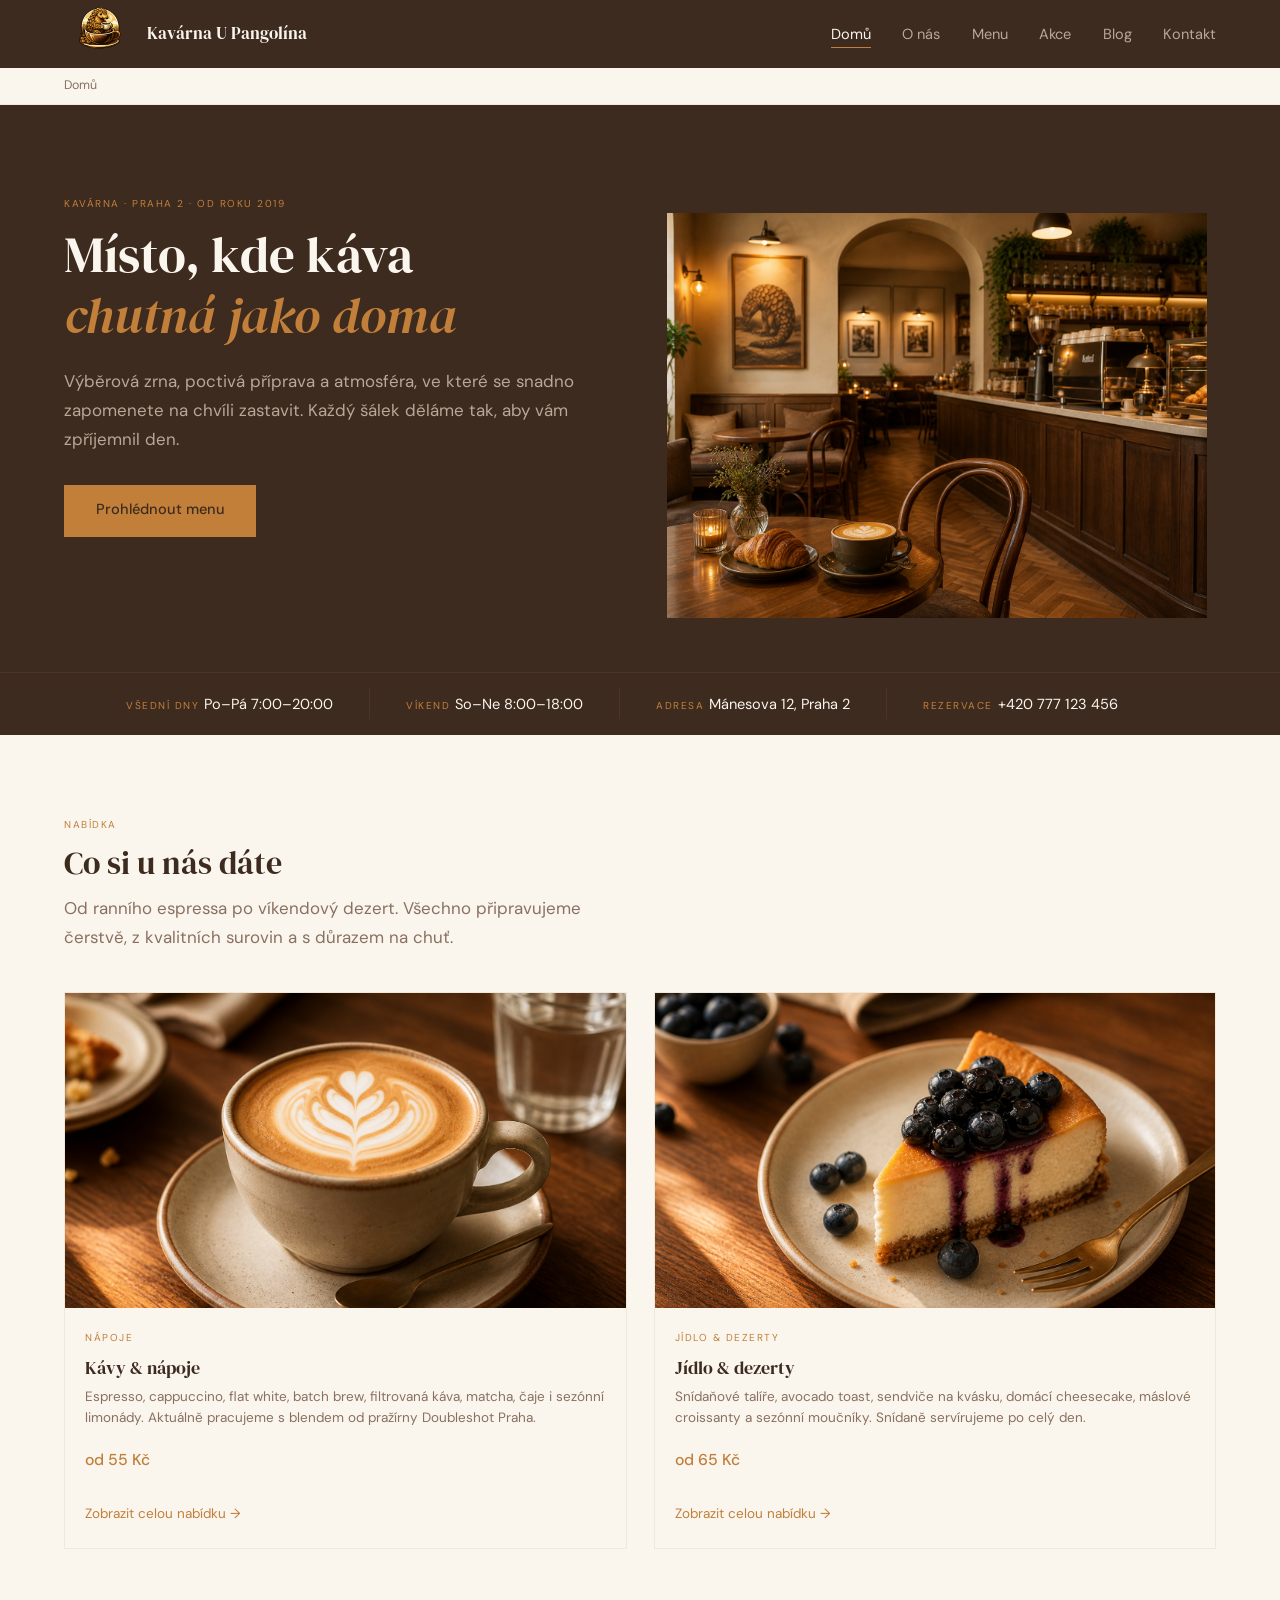
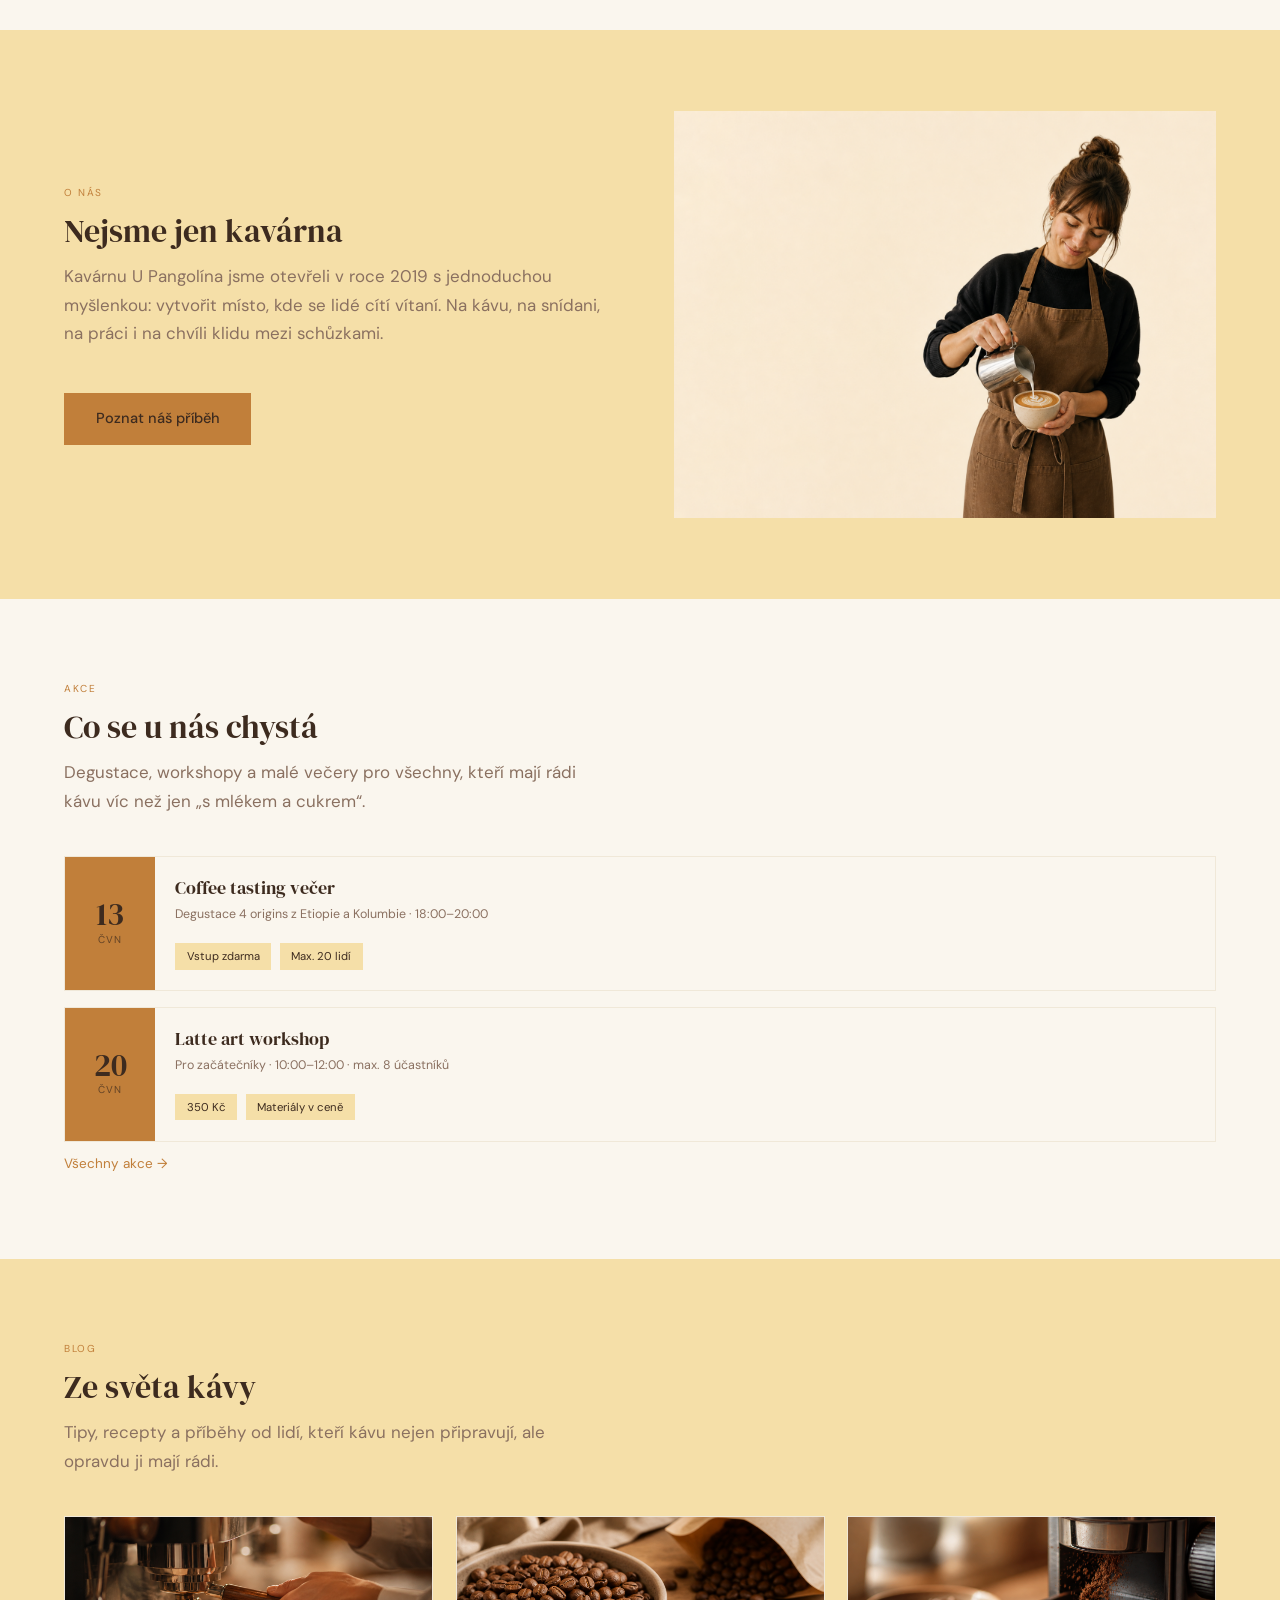
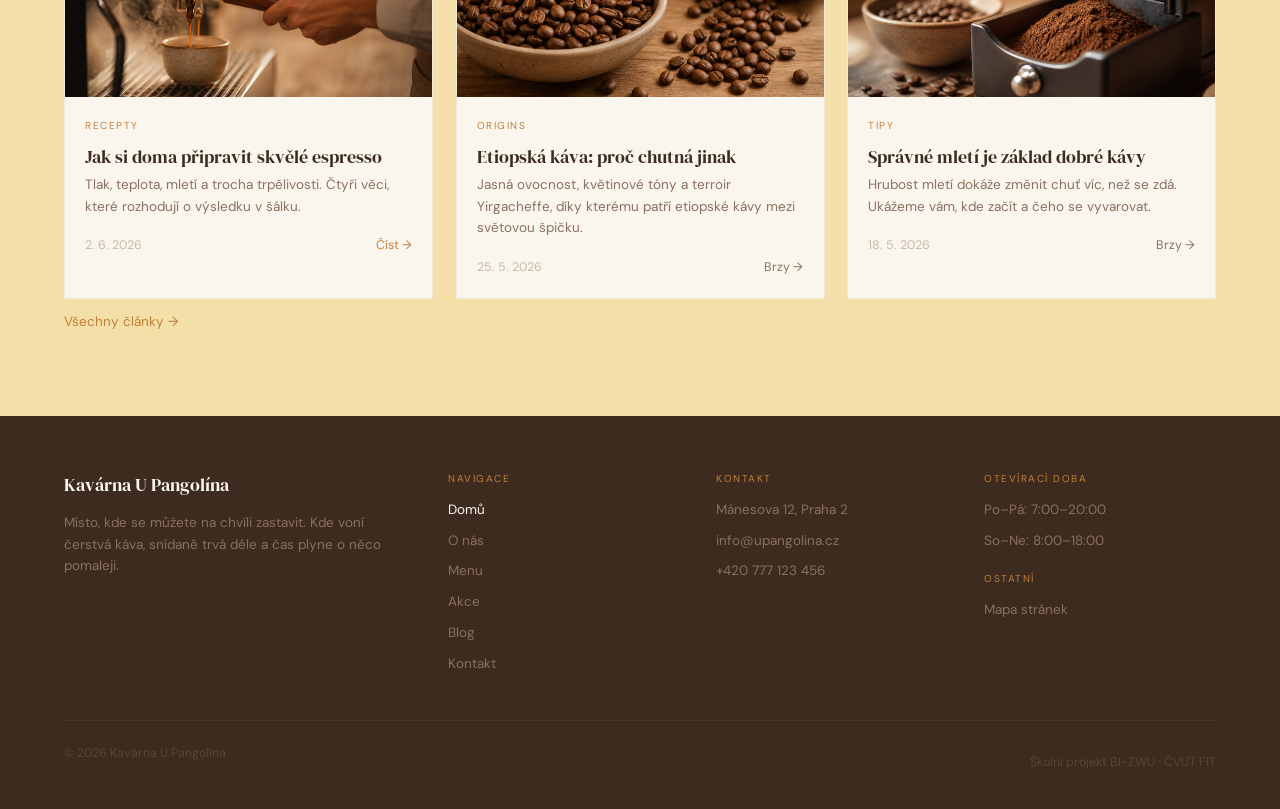
<file: index.html>
<!DOCTYPE html>
<html lang="cs">
<head>
  <meta charset="UTF-8">
  <meta name="viewport" content="width=device-width, initial-scale=1.0">
  <meta name="description" content="Kavárna U Pangolína — výběrová káva, domácí dezerty a přátelská atmosféra na Vinohradech v Praze 2.">
  <meta name="keywords" content="kavárna, Praha, Vinohrady, specialty káva, výběrová káva, espresso, dezerty, snídaně">
  <title>Domů — Kavárna U Pangolína</title>
  <link rel="stylesheet" href="style.css">
</head>
<body>

  <!-- Navigace -->
  <nav class="site-nav">
    <div class="container">
      <input type="checkbox" id="nav-toggle" class="nav-toggle">
      <a class="nav-logo" aria-current="page" aria-label="Kavárna U Pangolína — domovská stránka">
        <img src="img/logo.png" alt="Logo Kavárny U Pangolína" class="nav-logo-img">
        <span class="nav-logo-name">Kavárna U Pangolína</span>
      </a>
      <label for="nav-toggle" class="nav-toggle-label" aria-label="Otevřít navigaci">
        <span></span>
        <span></span>
        <span></span>
      </label>
      <ul class="nav-links">
        <li><a class="active" aria-current="page">Domů</a></li>
        <li><a href="o-nas.html">O nás</a></li>
        <li><a href="menu.html">Menu</a></li>
        <li><a href="akce.html">Akce</a></li>
        <li><a href="blog.html">Blog</a></li>
        <li><a href="kontakt.html">Kontakt</a></li>
      </ul>
    </div>
  </nav>

  <!-- Drobečková navigace -->
  <nav class="breadcrumb" aria-label="Drobečková navigace">
    <div class="container">
      Domů
    </div>
  </nav>

  <!-- Hero sekce -->
  <div class="section-primary">
    <section class="hero">
      <div class="hero-content">
        <p class="eyebrow">Kavárna · Praha 2 · Od roku 2019</p>
        <h1>Místo, kde káva<br><em>chutná jako doma</em></h1>
        <p class="lead lead-light">Výběrová zrna, poctivá příprava a atmosféra, ve které se snadno zapomenete na chvíli zastavit. Každý šálek děláme tak, aby vám zpříjemnil den.</p>
        <a href="menu.html" class="btn btn-primary">Prohlédnout menu</a>
      </div>
      <div class="hero-img-side">
        <div class="hero-img-box">
          <img src="img/hero-kavarna.jpg" alt="Interiér kavárny U Pangolína — útulné prostředí s dřevěným nábytkem a teplým osvětlením">
        </div>
      </div>
    </section>
  </div>

  <!-- Info strip -->
  <div class="info-strip">
    <div class="container">
      <div class="info-strip-item">
        <span class="eyebrow">Všední dny</span>
        <span class="info-strip-val">Po–Pá 7:00–20:00</span>
      </div>
      <div class="info-strip-item">
        <span class="eyebrow">Víkend</span>
        <span class="info-strip-val">So–Ne 8:00–18:00</span>
      </div>
      <div class="info-strip-item">
        <span class="eyebrow">Adresa</span>
        <span class="info-strip-val">Mánesova 12, Praha 2</span>
      </div>
      <div class="info-strip-item">
        <span class="eyebrow">Rezervace</span>
        <span class="info-strip-val">+420 777 123 456</span>
      </div>
    </div>
  </div>

  <!-- Nabídka -->
  <section class="section section-white">
    <div class="container">
      <div class="section-intro">
        <p class="eyebrow">Nabídka</p>
        <h2>Co si u nás dáte</h2>
        <p class="lead">Od ranního espressa po víkendový dezert. Všechno připravujeme čerstvě, z kvalitních surovin a s důrazem na chuť.</p>
      </div>
      <div class="grid-2">

        <article class="card">
          <img src="img/menu-napoje.jpg" alt="Výběr kávových nápojů — espresso, latte a filtrovaná káva" class="card-img">
          <div class="card-body">
            <p class="eyebrow">Nápoje</p>
            <h2 class="card-title">Kávy &amp; nápoje</h2>
            <p class="card-desc">Espresso, cappuccino, flat white, batch brew, filtrovaná káva, matcha, čaje i sezónní limonády. Aktuálně pracujeme s blendem od pražírny Doubleshot Praha.</p>
            <p class="card-price">od 55 Kč</p>
            <a href="menu-napoje.html" class="card-link">Zobrazit celou nabídku →</a>
          </div>
        </article>

        <article class="card">
          <img src="img/menu-jidlo.jpg" alt="Snídaňový talíř s vejci, zeleninou a chlebem" class="card-img">
          <div class="card-body">
            <p class="eyebrow">Jídlo &amp; dezerty</p>
            <h2 class="card-title">Jídlo &amp; dezerty</h2>
            <p class="card-desc">Snídaňové talíře, avocado toast, sendviče na kvásku, domácí cheesecake, máslové croissanty a sezónní moučníky. Snídaně servírujeme po celý den.</p>
            <p class="card-price">od 65 Kč</p>
            <a href="menu-jidlo.html" class="card-link">Zobrazit celou nabídku →</a>
          </div>
        </article>

      </div>
    </div>
  </section>

  <!-- O nás -->
  <section class="section section-latte">
    <div class="container">
      <div class="two-col">
        <div>
          <p class="eyebrow">O nás</p>
          <h2>Nejsme jen kavárna</h2>
          <p class="lead">Kavárnu U Pangolína jsme otevřeli v roce 2019 s jednoduchou myšlenkou: vytvořit místo, kde se lidé cítí vítaní. Na kávu, na snídani, na práci i na chvíli klidu mezi schůzkami.</p>
          <a href="o-nas.html" class="btn btn-primary" style="margin-top: 1.5rem;">Poznat náš příběh</a>
        </div>
        <div class="img-block">
          <img src="img/o-nas.jpg" alt="Baristka Tereza připravuje kávu za barem kavárny">
        </div>
      </div>
    </div>
  </section>

  <!-- Akce -->
  <section class="section section-white">
    <div class="container">
      <div class="section-intro">
        <p class="eyebrow">Akce</p>
        <h2>Co se u nás chystá</h2>
        <p class="lead">Degustace, workshopy a malé večery pro všechny, kteří mají rádi kávu víc než jen „s mlékem a cukrem“.</p>
      </div>
      <div style="display: flex; flex-direction: column; gap: 0.88rem;">

        <article class="event-card">
          <div class="event-date-box">
            <span class="event-date-day">13</span>
            <span class="event-date-month">Čvn</span>
          </div>
          <div class="event-body">
            <h3 class="event-title">Coffee tasting večer</h3>
            <p class="event-meta">Degustace 4 origins z Etiopie a Kolumbie · 18:00–20:00</p>
            <div class="event-badges">
              <span class="badge">Vstup zdarma</span>
              <span class="badge">Max. 20 lidí</span>
            </div>
          </div>
        </article>

        <article class="event-card">
          <div class="event-date-box">
            <span class="event-date-day">20</span>
            <span class="event-date-month">Čvn</span>
          </div>
          <div class="event-body">
            <h3 class="event-title">Latte art workshop</h3>
            <p class="event-meta">Pro začátečníky · 10:00–12:00 · max. 8 účastníků</p>
            <div class="event-badges">
              <span class="badge">350 Kč</span>
              <span class="badge">Materiály v ceně</span>
            </div>
          </div>
        </article>

      </div>
      <a href="akce.html" class="card-link">Všechny akce →</a>
    </div>
  </section>

  <!-- Blog -->
  <section class="section section-latte">
    <div class="container">
      <div class="section-intro">
        <p class="eyebrow">Blog</p>
        <h2>Ze světa kávy</h2>
        <p class="lead">Tipy, recepty a příběhy od lidí, kteří kávu nejen připravují, ale opravdu ji mají rádi.</p>
      </div>
      <div class="grid-3">

        <article class="card">
          <img src="img/blog-espresso.jpg" alt="Příprava espressa na pákovém kávovaru" class="card-img-tall">
          <div class="card-body">
            <p class="eyebrow">Recepty</p>
            <h3 class="card-title">Jak si doma připravit skvělé espresso</h3>
            <p class="card-desc">Tlak, teplota, mletí a trocha trpělivosti. Čtyři věci, které rozhodují o výsledku v šálku.</p>
            <div class="card-meta">
              <span>2. 6. 2026</span>
              <a href="blog-clanek.html">Číst →</a>
            </div>
          </div>
        </article>

        <article class="card">
          <img src="img/blog-etiopie.jpg" alt="Kávová zrna z Etiopie" class="card-img-tall">
          <div class="card-body">
            <p class="eyebrow">Origins</p>
            <h3 class="card-title">Etiopská káva: proč chutná jinak</h3>
            <p class="card-desc">Jasná ovocnost, květinové tóny a terroir Yirgacheffe, díky kterému patří etiopské kávy mezi světovou špičku.</p>
            <div class="card-meta">
              <span>25. 5. 2026</span>
              <a aria-disabled="true" class="link-disabled">Brzy →</a>
            </div>
          </div>
        </article>

        <article class="card">
          <img src="img/blog-mleti.jpg" alt="Mlýnek na kávu s čerstvě namletou kávou" class="card-img-tall">
          <div class="card-body">
            <p class="eyebrow">Tipy</p>
            <h3 class="card-title">Správné mletí je základ dobré kávy</h3>
            <p class="card-desc">Hrubost mletí dokáže změnit chuť víc, než se zdá. Ukážeme vám, kde začít a čeho se vyvarovat.</p>
            <div class="card-meta">
              <span>18. 5. 2026</span>
              <a aria-disabled="true" class="link-disabled">Brzy →</a>
            </div>
          </div>
        </article>

      </div>
      <a href="blog.html" class="card-link">Všechny články →</a>
    </div>
  </section>

  <!-- Zápatí -->
  <footer class="site-footer">
    <div class="container">
      <div class="footer-grid">
        <div>
          <p class="footer-brand">Kavárna U Pangolína</p>
          <p class="footer-tagline">Místo, kde se můžete na chvíli zastavit. Kde voní čerstvá káva, snídaně trvá déle a čas plyne o něco pomaleji.</p>
        </div>
        <div class="footer-col">
          <p class="eyebrow">Navigace</p>
          <a aria-current="page" style="color: var(--white-bg);">Domů</a>
          <a href="o-nas.html">O nás</a>
          <a href="menu.html">Menu</a>
          <a href="akce.html">Akce</a>
          <a href="blog.html">Blog</a>
          <a href="kontakt.html">Kontakt</a>
        </div>
        <div class="footer-col">
          <p class="eyebrow">Kontakt</p>
          <a href="kontakt.html">Mánesova 12, Praha 2</a>
          <a href="mailto:info@upangolina.cz">info@upangolina.cz</a>
          <a href="tel:+420777123456">+420 777 123 456</a>
        </div>
        <div class="footer-col">
          <p class="eyebrow">Otevírací doba</p>
          <a>Po–Pá: 7:00–20:00</a>
          <a>So–Ne: 8:00–18:00</a>
          <p class="eyebrow" style="margin-top: 1rem;">Ostatní</p>
          <a href="mapa-stranek.html">Mapa stránek</a>
        </div>
      </div>
      <div class="footer-bottom">
        <p class="footer-copy">© 2026 Kavárna U Pangolína</p>
        <p class="footer-copy">Školní projekt BI-ZWU · ČVUT FIT</p>
      </div>
    </div>
  </footer>

</body>
</html>
</file>
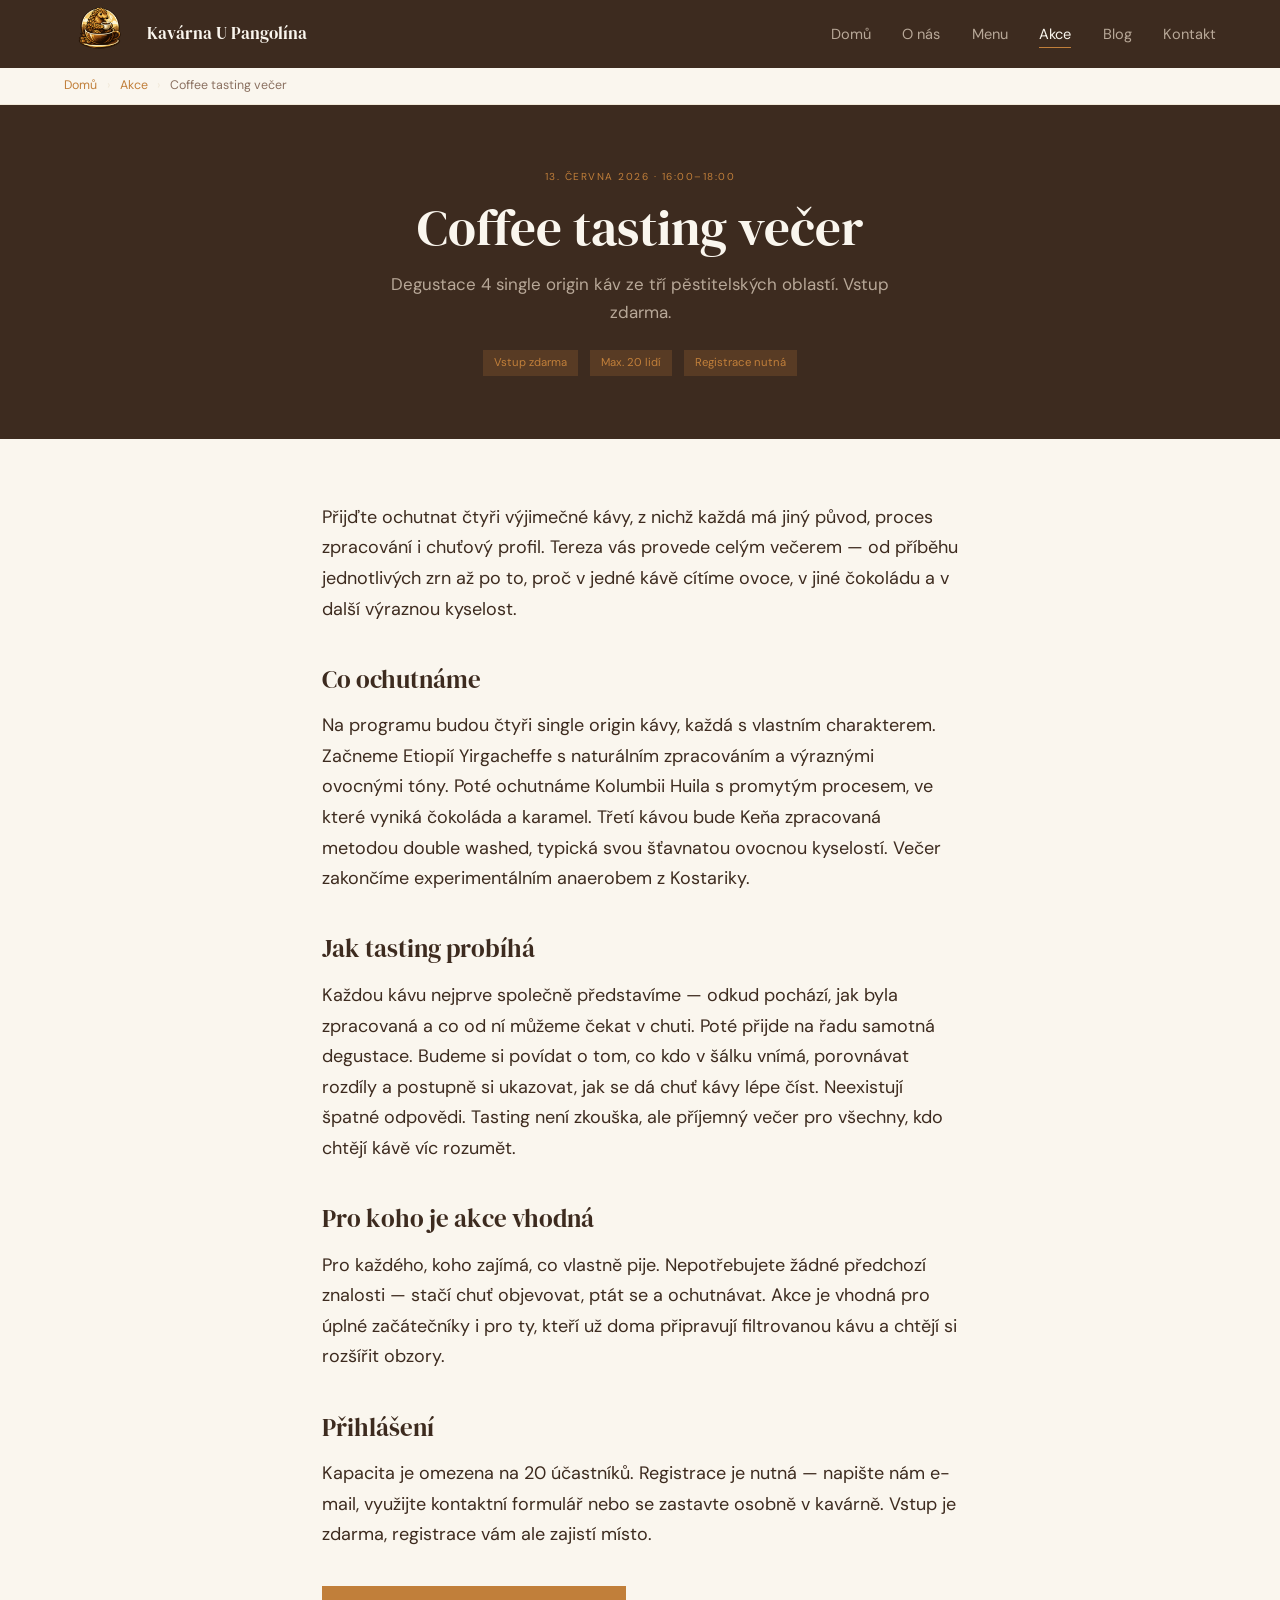
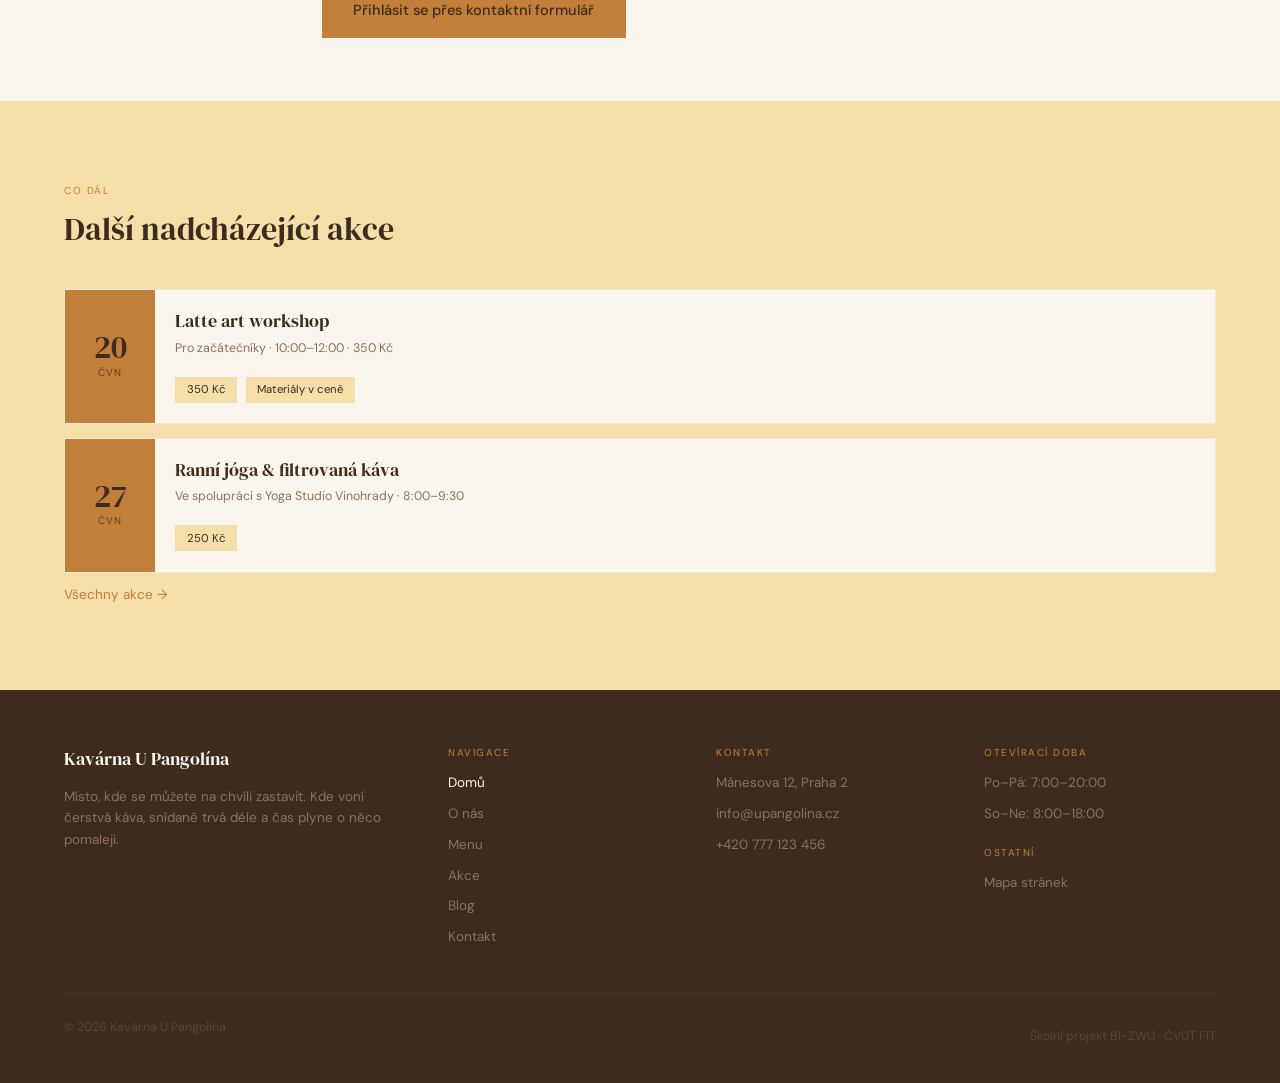
<file: akce-detail.html>
<!DOCTYPE html>
<html lang="cs">
<head>
  <meta charset="UTF-8">
  <meta name="viewport" content="width=device-width, initial-scale=1.0">
  <meta name="description" content="Coffee tasting večer v kavárně U Pangolína — degustace 4 single origin káv ze tří kontinentů. 14. června 2025, vstup zdarma.">
  <meta name="keywords" content="coffee tasting, degustace kávy, akce, kavárna, Praha, single origin">
  <title>Coffee tasting večer — Kavárna U Pangolína</title>
  <link rel="stylesheet" href="style.css">
</head>
<body>

  <!-- Navigace -->
  <nav class="site-nav">
    <div class="container">
      <input type="checkbox" id="nav-toggle" class="nav-toggle">
      <a href="index.html" class="nav-logo" aria-label="Kavárna U Pangolína — domovská stránka">
        <img src="img/logo.png" alt="Logo Kavárny U Pangolína" class="nav-logo-img">
        <span class="nav-logo-name">Kavárna U Pangolína</span>
      </a>
      <label for="nav-toggle" class="nav-toggle-label" aria-label="Otevřít navigaci">
        <span></span>
        <span></span>
        <span></span>
      </label>
      <ul class="nav-links">
        <li><a href="index.html">Domů</a></li>
        <li><a href="o-nas.html">O nás</a></li>
        <li><a href="menu.html">Menu</a></li>
        <li><a href="akce.html" class="active">Akce</a></li>
        <li><a href="blog.html">Blog</a></li>
        <li><a href="kontakt.html">Kontakt</a></li>
      </ul>
    </div>
  </nav>

  <!-- Drobečková navigace -->
  <nav class="breadcrumb" aria-label="Drobečková navigace">
    <div class="container">
      <a href="index.html">Domů</a>
      <span class="sep">›</span>
      <a href="akce.html">Akce</a>
      <span class="sep">›</span>
      Coffee tasting večer
    </div>
  </nav>

  <!-- Article header -->
  <header class="dark-header">
    <div class="container">
      <p class="eyebrow">13. června 2026 · 16:00–18:00</p>
      <h1>Coffee tasting večer</h1>
      <p class="lead lead-light">Degustace 4 single origin káv ze tří pěstitelských oblastí. Vstup zdarma.</p>
      <div class="dark-header-badges">
        <span class="badge badge-accent">Vstup zdarma</span>
        <span class="badge badge-accent">Max. 20 lidí</span>
        <span class="badge badge-accent">Registrace nutná</span>
      </div>
    </div>
  </header>

  <!-- Obsah -->
  <div class="article-body">

    <p>Přijďte ochutnat čtyři výjimečné kávy, z nichž každá má jiný původ, proces zpracování i chuťový profil. Tereza vás provede celým večerem — od příběhu jednotlivých zrn až po to, proč v jedné kávě cítíme ovoce, v jiné čokoládu a v další výraznou kyselost.</p>

    <h2>Co ochutnáme</h2>
    <p>Na programu budou čtyři single origin kávy, každá s vlastním charakterem. Začneme Etiopií Yirgacheffe s naturálním zpracováním a výraznými ovocnými tóny. Poté ochutnáme Kolumbii Huila s promytým procesem, ve které vyniká čokoláda a karamel. Třetí kávou bude Keňa zpracovaná metodou double washed, typická svou šťavnatou ovocnou kyselostí. Večer zakončíme experimentálním anaerobem z Kostariky.</p>

    <h2>Jak tasting probíhá</h2>
    <p>Každou kávu nejprve společně představíme — odkud pochází, jak byla zpracovaná a co od ní můžeme čekat v chuti. Poté přijde na řadu samotná degustace. Budeme si povídat o tom, co kdo v šálku vnímá, porovnávat rozdíly a postupně si ukazovat, jak se dá chuť kávy lépe číst. Neexistují špatné odpovědi. Tasting není zkouška, ale příjemný večer pro všechny, kdo chtějí kávě víc rozumět.</p>

    <h2>Pro koho je akce vhodná</h2>
    <p>Pro každého, koho zajímá, co vlastně pije. Nepotřebujete žádné předchozí znalosti — stačí chuť objevovat, ptát se a ochutnávat. Akce je vhodná pro úplné začátečníky i pro ty, kteří už doma připravují filtrovanou kávu a chtějí si rozšířit obzory.</p>

    <h2>Přihlášení</h2>
    <p>Kapacita je omezena na 20 účastníků. Registrace je nutná — napište nám e-mail, využijte kontaktní formulář nebo se zastavte osobně v kavárně. Vstup je zdarma, registrace vám ale zajistí místo.</p>

    <a href="kontakt.html" class="btn btn-primary" style="margin-top: 1rem;">Přihlásit se přes kontaktní formulář</a>

  </div>

  <!-- Další akce -->
  <section class="section section-latte">
    <div class="container">
      <div class="section-intro">
        <p class="eyebrow">Co dál</p>
        <h2>Další nadcházející akce</h2>
      </div>
      <div style="display: flex; flex-direction: column; gap: 0.75rem;">

        <article class="event-card">
          <div class="event-date-box">
            <span class="event-date-day">20</span>
            <span class="event-date-month">Čvn</span>
          </div>
          <div class="event-body">
            <h3 class="event-title">Latte art workshop</h3>
            <p class="event-meta">Pro začátečníky · 10:00–12:00 · 350 Kč</p>
            <div class="event-badges">
              <span class="badge">350 Kč</span>
              <span class="badge">Materiály v ceně</span>
            </div>
          </div>
        </article>

        <article class="event-card">
          <div class="event-date-box">
            <span class="event-date-day">27</span>
            <span class="event-date-month">Čvn</span>
          </div>
          <div class="event-body">
            <h3 class="event-title">Ranní jóga &amp; filtrovaná káva</h3>
            <p class="event-meta">Ve spolupráci s Yoga Studio Vinohrady · 8:00–9:30</p>
            <div class="event-badges">
              <span class="badge">250 Kč</span>
            </div>
          </div>
        </article>

      </div>
      <a href="akce.html" class="card-link">Všechny akce →</a>
    </div>
  </section>

  <!-- Zápatí -->
  <footer class="site-footer">
    <div class="container">
      <div class="footer-grid">
        <div>
          <p class="footer-brand">Kavárna U Pangolína</p>
          <p class="footer-tagline">Místo, kde se můžete na chvíli zastavit. Kde voní čerstvá káva, snídaně trvá déle a čas plyne o něco pomaleji.</p>
        </div>
        <div class="footer-col">
          <p class="eyebrow">Navigace</p>
          <a aria-current="page" style="color: var(--white-bg);">Domů</a>
          <a href="o-nas.html">O nás</a>
          <a href="menu.html">Menu</a>
          <a href="akce.html">Akce</a>
          <a href="blog.html">Blog</a>
          <a href="kontakt.html">Kontakt</a>
        </div>
        <div class="footer-col">
          <p class="eyebrow">Kontakt</p>
          <a href="kontakt.html">Mánesova 12, Praha 2</a>
          <a href="mailto:info@upangolina.cz">info@upangolina.cz</a>
          <a href="tel:+420777123456">+420 777 123 456</a>
        </div>
        <div class="footer-col">
          <p class="eyebrow">Otevírací doba</p>
          <a>Po–Pá: 7:00–20:00</a>
          <a>So–Ne: 8:00–18:00</a>
          <p class="eyebrow" style="margin-top: 1rem;">Ostatní</p>
          <a href="mapa-stranek.html">Mapa stránek</a>
        </div>
      </div>
      <div class="footer-bottom">
        <p class="footer-copy">© 2026 Kavárna U Pangolína</p>
        <p class="footer-copy">Školní projekt BI-ZWU · ČVUT FIT</p>
      </div>
    </div>
  </footer>

</body>
</html>
</file>
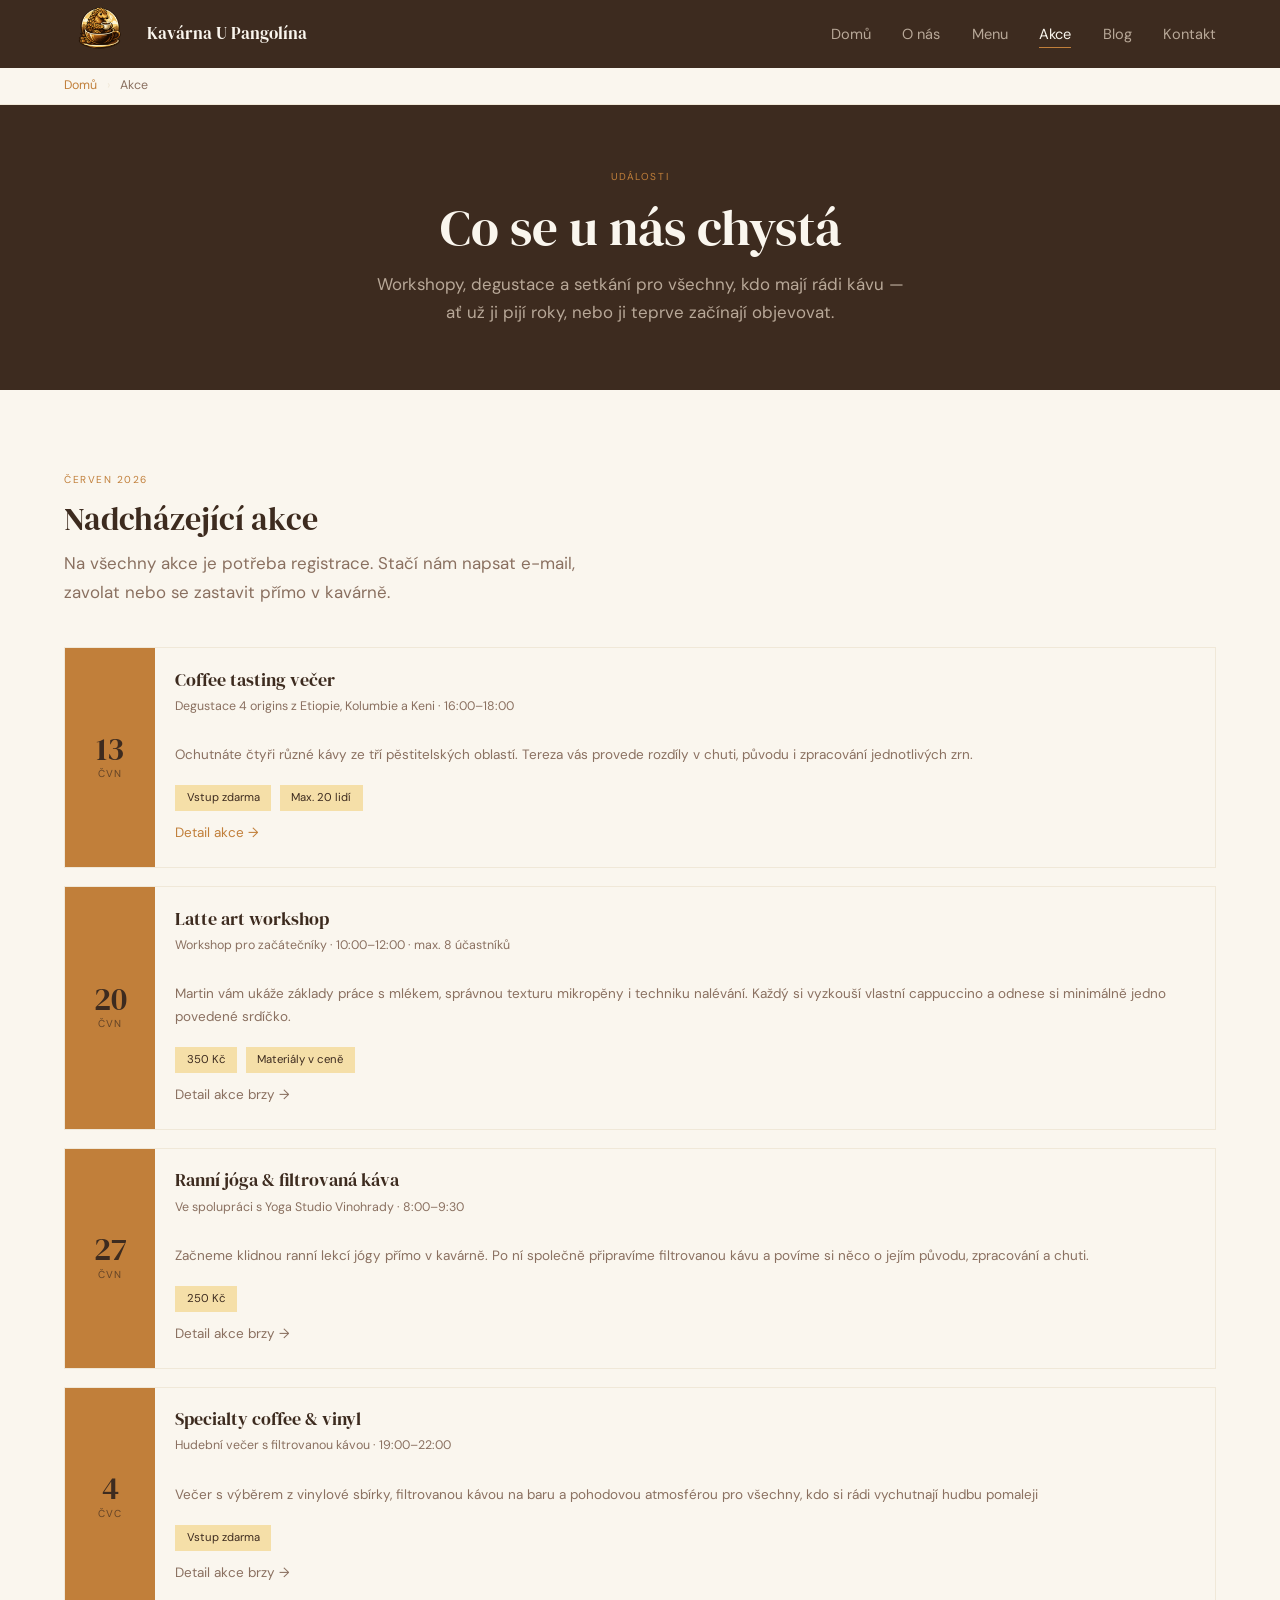
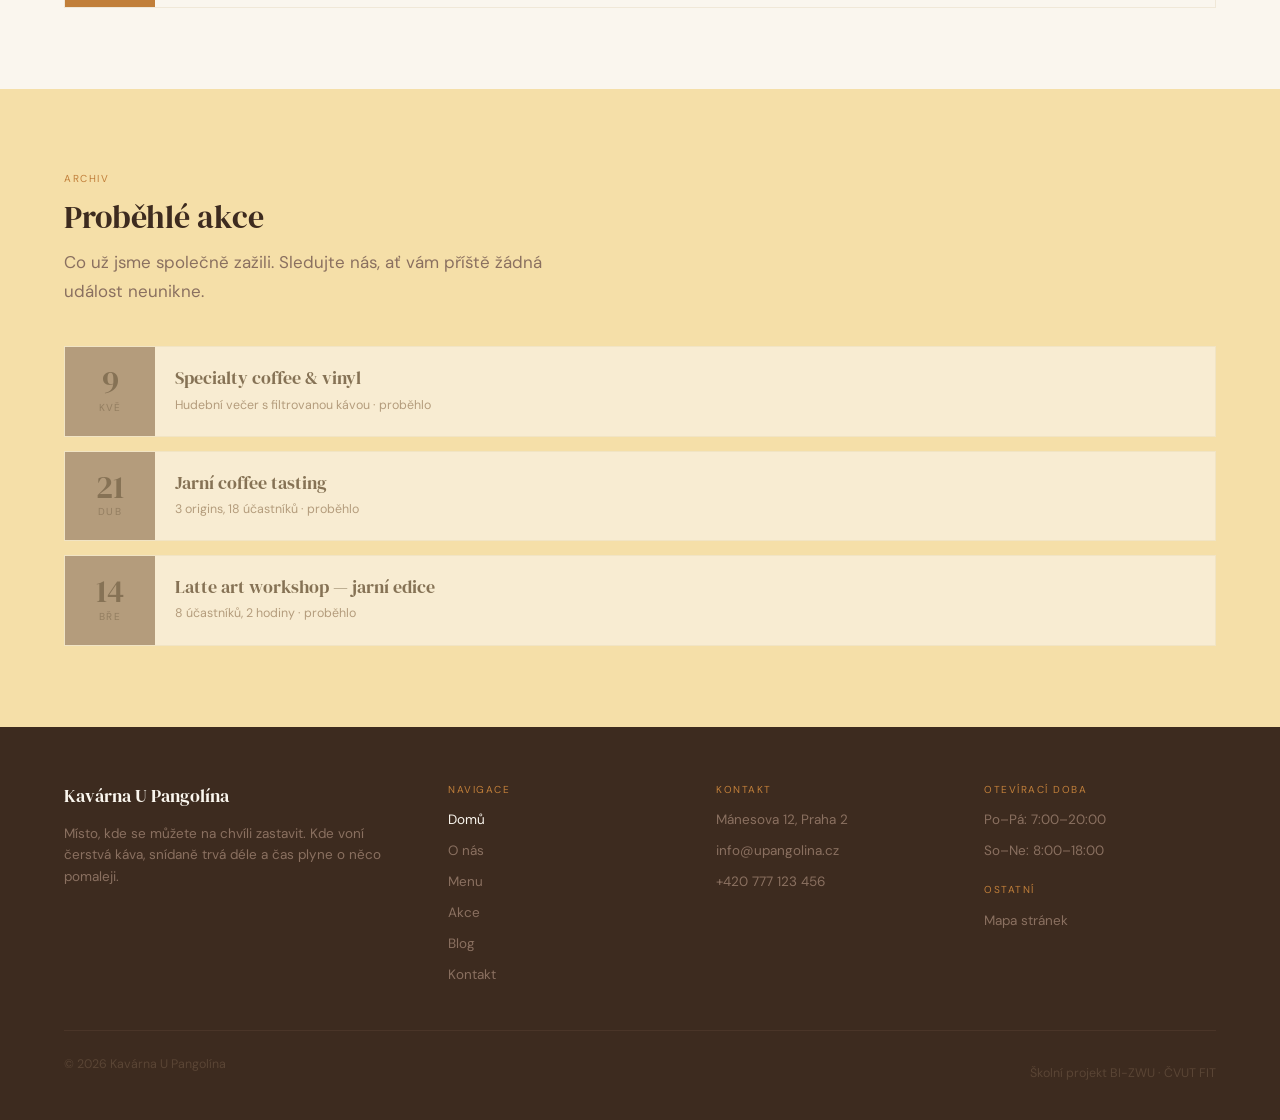
<file: akce.html>
<!DOCTYPE html>
<html lang="cs">
<head>
  <meta charset="UTF-8">
  <meta name="viewport" content="width=device-width, initial-scale=1.0">
  <meta name="description" content="Akce kavárny U Pangolína — coffee tasting večery, latte art workshopy a další události pro kávové nadšence.">
  <meta name="keywords" content="akce, workshopy, coffee tasting, latte art, kavárna, Praha, události">
  <title>Akce — Kavárna U Pangolína</title>
  <link rel="stylesheet" href="style.css">
</head>
<body>

  <!-- Navigace -->
  <nav class="site-nav">
    <div class="container">
      <input type="checkbox" id="nav-toggle" class="nav-toggle">
      <a href="index.html" class="nav-logo" aria-label="Kavárna U Pangolína — domovská stránka">
        <img src="img/logo.png" alt="Logo Kavárny U Pangolína" class="nav-logo-img">
        <span class="nav-logo-name">Kavárna U Pangolína</span>
      </a>
      <label for="nav-toggle" class="nav-toggle-label" aria-label="Otevřít navigaci">
        <span></span>
        <span></span>
        <span></span>
      </label>
      <ul class="nav-links">
        <li><a href="index.html">Domů</a></li>
        <li><a href="o-nas.html">O nás</a></li>
        <li><a href="menu.html">Menu</a></li>
        <li><a class="active" aria-current="page">Akce</a></li>
        <li><a href="blog.html">Blog</a></li>
        <li><a href="kontakt.html">Kontakt</a></li>
      </ul>
    </div>
  </nav>

  <!-- Drobečková navigace -->
  <nav class="breadcrumb" aria-label="Drobečková navigace">
    <div class="container">
      <a href="index.html">Domů</a>
      <span class="sep">›</span>
      Akce
    </div>
  </nav>

  <!-- Page header -->
  <header class="dark-header">
    <div class="container">
      <p class="eyebrow">Události</p>
      <h1>Co se u nás chystá</h1>
      <p class="lead lead-light">Workshopy, degustace a setkání pro všechny, kdo mají rádi kávu — ať už ji pijí roky, nebo ji teprve začínají objevovat.</p>
    </div>
  </header>

  <!-- Nadcházející akce -->
  <section class="section section-white">
    <div class="container">
      <div class="section-intro">
        <p class="eyebrow">Červen 2026</p>
        <h2>Nadcházející akce</h2>
        <p class="lead">Na všechny akce je potřeba registrace. Stačí nám napsat e-mail, zavolat nebo se zastavit přímo v kavárně.</p>
      </div>
      <div style="display: flex; flex-direction: column; gap: 1rem;">

        <article class="event-card">
          <div class="event-date-box">
            <span class="event-date-day">13</span>
            <span class="event-date-month">Čvn</span>
          </div>
          <div class="event-body">
            <h3 class="event-title">Coffee tasting večer</h3>
            <p class="event-meta">Degustace 4 origins z Etiopie, Kolumbie a Keni · 16:00–18:00</p>
            <p class="note">Ochutnáte čtyři různé kávy ze tří pěstitelských oblastí. Tereza vás provede rozdíly v chuti, původu i zpracování jednotlivých zrn.</p>
            <div class="event-badges">
              <span class="badge">Vstup zdarma</span>
              <span class="badge">Max. 20 lidí</span>
            </div>
            <a href="akce-detail.html" class="card-link" style="margin-top: 0.63rem;">Detail akce →</a>
          </div>
        </article>

        <article class="event-card">
          <div class="event-date-box">
            <span class="event-date-day">20</span>
            <span class="event-date-month">Čvn</span>
          </div>
          <div class="event-body">
            <h3 class="event-title">Latte art workshop</h3>
            <p class="event-meta">Workshop pro začátečníky · 10:00–12:00 · max. 8 účastníků</p>
            <p class="note">Martin vám ukáže základy práce s mlékem, správnou texturu mikropěny i techniku nalévání. Každý si vyzkouší vlastní cappuccino a odnese si minimálně jedno povedené srdíčko.</p>
            <div class="event-badges">
              <span class="badge">350 Kč</span>
              <span class="badge">Materiály v ceně</span>
            </div>
            <a aria-disabled="true" class="card-link link-disabled">Detail akce brzy →</a>
          </div>
        </article>

        <article class="event-card">
          <div class="event-date-box">
            <span class="event-date-day">27</span>
            <span class="event-date-month">Čvn</span>
          </div>
          <div class="event-body">
            <h3 class="event-title">Ranní jóga &amp; filtrovaná káva</h3>
            <p class="event-meta">Ve spolupráci s Yoga Studio Vinohrady · 8:00–9:30</p>
            <p class="note">Začneme klidnou ranní lekcí jógy přímo v kavárně. Po ní společně připravíme filtrovanou kávu a povíme si něco o jejím původu, zpracování a chuti.</p>
            <div class="event-badges">
              <span class="badge">250 Kč</span>
            </div>
            <a aria-disabled="true" class="card-link link-disabled">Detail akce brzy →</a>
          </div>
        </article>

        <article class="event-card">
          <div class="event-date-box">
            <span class="event-date-day">4</span>
            <span class="event-date-month">Čvc</span>
          </div>
          <div class="event-body">
            <h3 class="event-title">Specialty coffee &amp; vinyl</h3>
            <p class="event-meta">Hudební večer s filtrovanou kávou · 19:00–22:00</p>
            <p class="note">Večer s výběrem z vinylové sbírky, filtrovanou kávou na baru a pohodovou atmosférou pro všechny, kdo si rádi vychutnají hudbu pomaleji</p>
            <div class="event-badges">
              <span class="badge">Vstup zdarma</span>
            </div>
            <a aria-disabled="true" class="card-link link-disabled">Detail akce brzy →</a>
          </div>
        </article>

      </div>
    </div>
  </section>

  <!-- Archiv -->
  <section class="section section-latte">
    <div class="container">
      <div class="section-intro">
        <p class="eyebrow">Archiv</p>
        <h2>Proběhlé akce</h2>
        <p class="lead">Co už jsme společně zažili. Sledujte nás, ať vám příště žádná událost neunikne.</p>
      </div>
      <div style="display: flex; flex-direction: column; gap: 0.75rem;">

        <article class="event-card" style="opacity: 0.6;">
          <div class="event-date-box" style="background-color: var(--text-on-bright);">
            <span class="event-date-day">9</span>
            <span class="event-date-month">Kvě</span>
          </div>
          <div class="event-body">
            <h3 class="event-title">Specialty coffee &amp; vinyl</h3>
            <p class="event-meta">Hudební večer s filtrovanou kávou · proběhlo</p>
          </div>
        </article>

        <article class="event-card" style="opacity: 0.6;">
          <div class="event-date-box" style="background-color: var(--text-on-bright);">
            <span class="event-date-day">21</span>
            <span class="event-date-month">Dub</span>
          </div>
          <div class="event-body">
            <h3 class="event-title">Jarní coffee tasting</h3>
            <p class="event-meta">3 origins, 18 účastníků · proběhlo</p>
          </div>
        </article>

        <article class="event-card" style="opacity: 0.6;">
          <div class="event-date-box" style="background-color: var(--text-on-bright);">
            <span class="event-date-day">14</span>
            <span class="event-date-month">Bře</span>
          </div>
          <div class="event-body">
            <h3 class="event-title">Latte art workshop — jarní edice</h3>
            <p class="event-meta">8 účastníků, 2 hodiny · proběhlo</p>
          </div>
        </article>

      </div>
    </div>
  </section>

  <!-- Zápatí -->
  <footer class="site-footer">
    <div class="container">
      <div class="footer-grid">
        <div>
          <p class="footer-brand">Kavárna U Pangolína</p>
          <p class="footer-tagline">Místo, kde se můžete na chvíli zastavit. Kde voní čerstvá káva, snídaně trvá déle a čas plyne o něco pomaleji.</p>
        </div>
        <div class="footer-col">
          <p class="eyebrow">Navigace</p>
          <a aria-current="page" style="color: var(--white-bg);">Domů</a>
          <a href="o-nas.html">O nás</a>
          <a href="menu.html">Menu</a>
          <a href="akce.html">Akce</a>
          <a href="blog.html">Blog</a>
          <a href="kontakt.html">Kontakt</a>
        </div>
        <div class="footer-col">
          <p class="eyebrow">Kontakt</p>
          <a href="kontakt.html">Mánesova 12, Praha 2</a>
          <a href="mailto:info@upangolina.cz">info@upangolina.cz</a>
          <a href="tel:+420777123456">+420 777 123 456</a>
        </div>
        <div class="footer-col">
          <p class="eyebrow">Otevírací doba</p>
          <a>Po–Pá: 7:00–20:00</a>
          <a>So–Ne: 8:00–18:00</a>
          <p class="eyebrow" style="margin-top: 1rem;">Ostatní</p>
          <a href="mapa-stranek.html">Mapa stránek</a>
        </div>
      </div>
      <div class="footer-bottom">
        <p class="footer-copy">© 2026 Kavárna U Pangolína</p>
        <p class="footer-copy">Školní projekt BI-ZWU · ČVUT FIT</p>
      </div>
    </div>
  </footer>

</body>
</html>
</file>
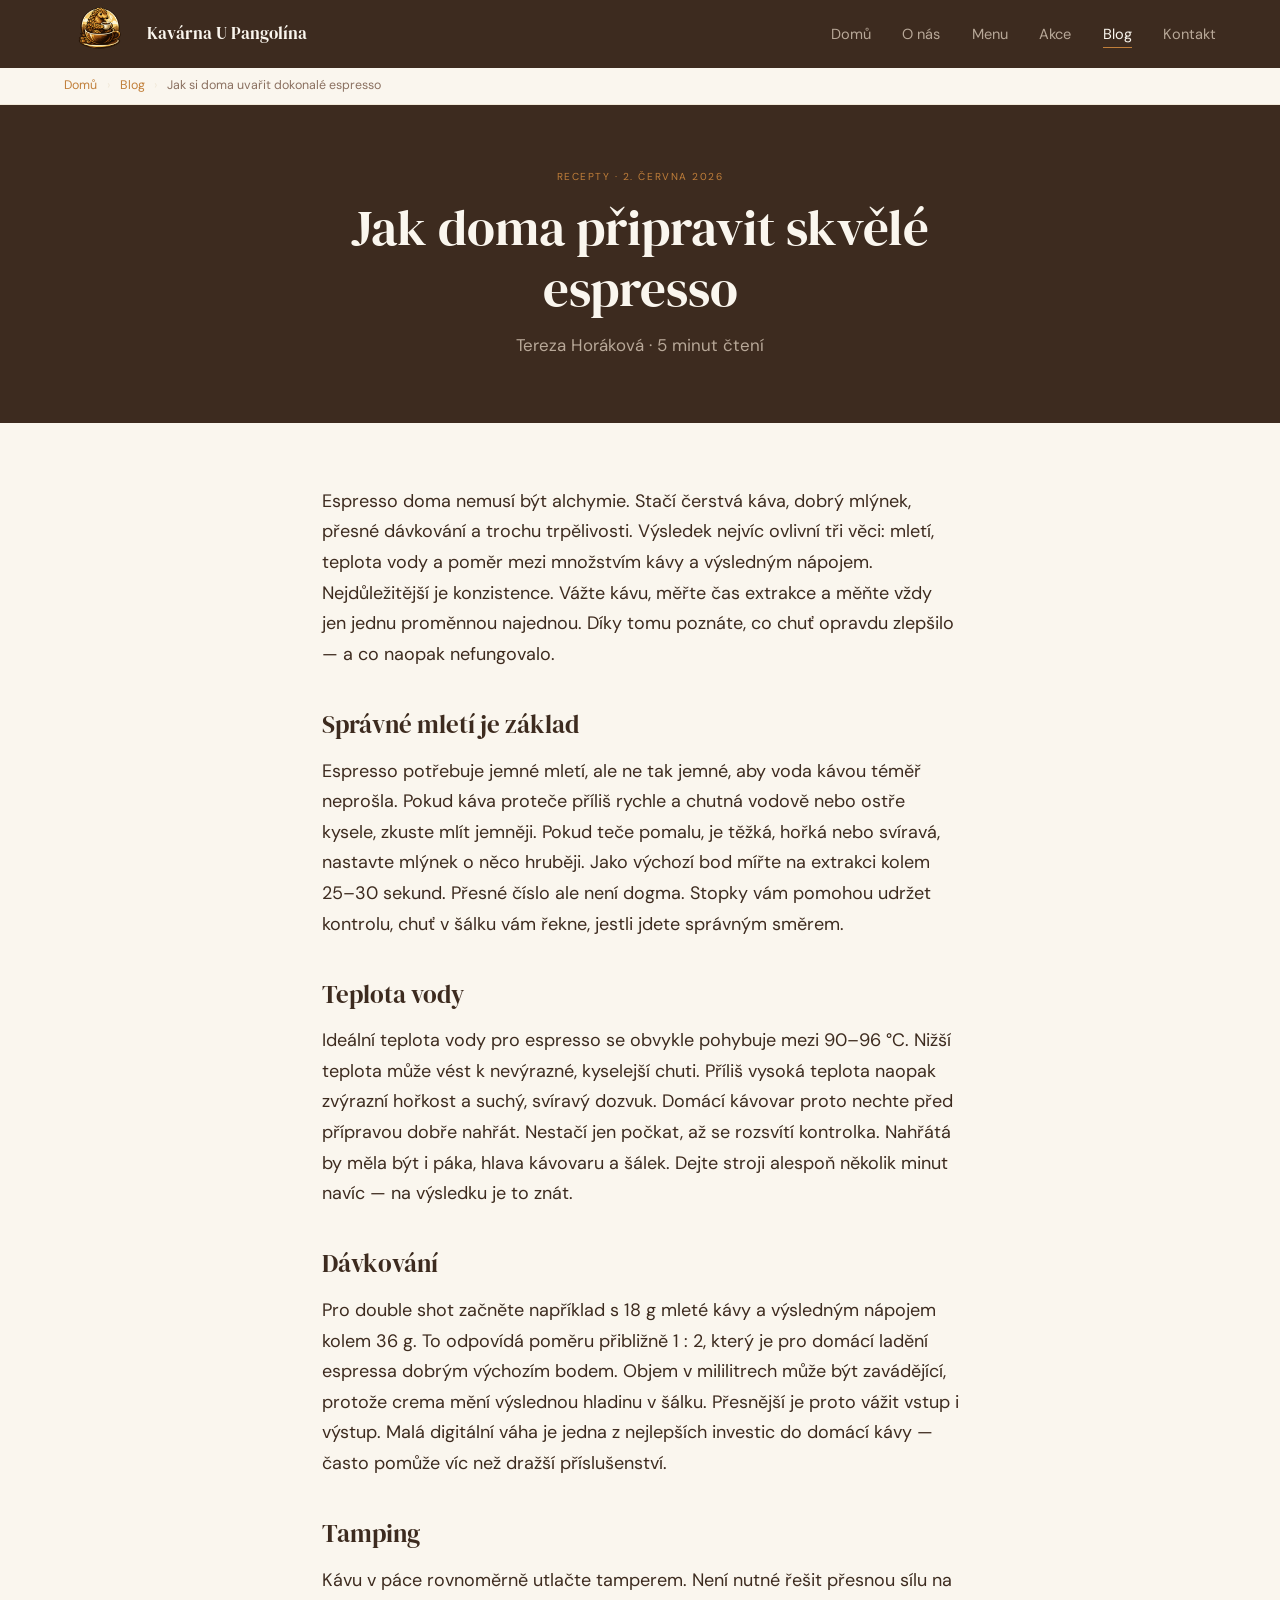
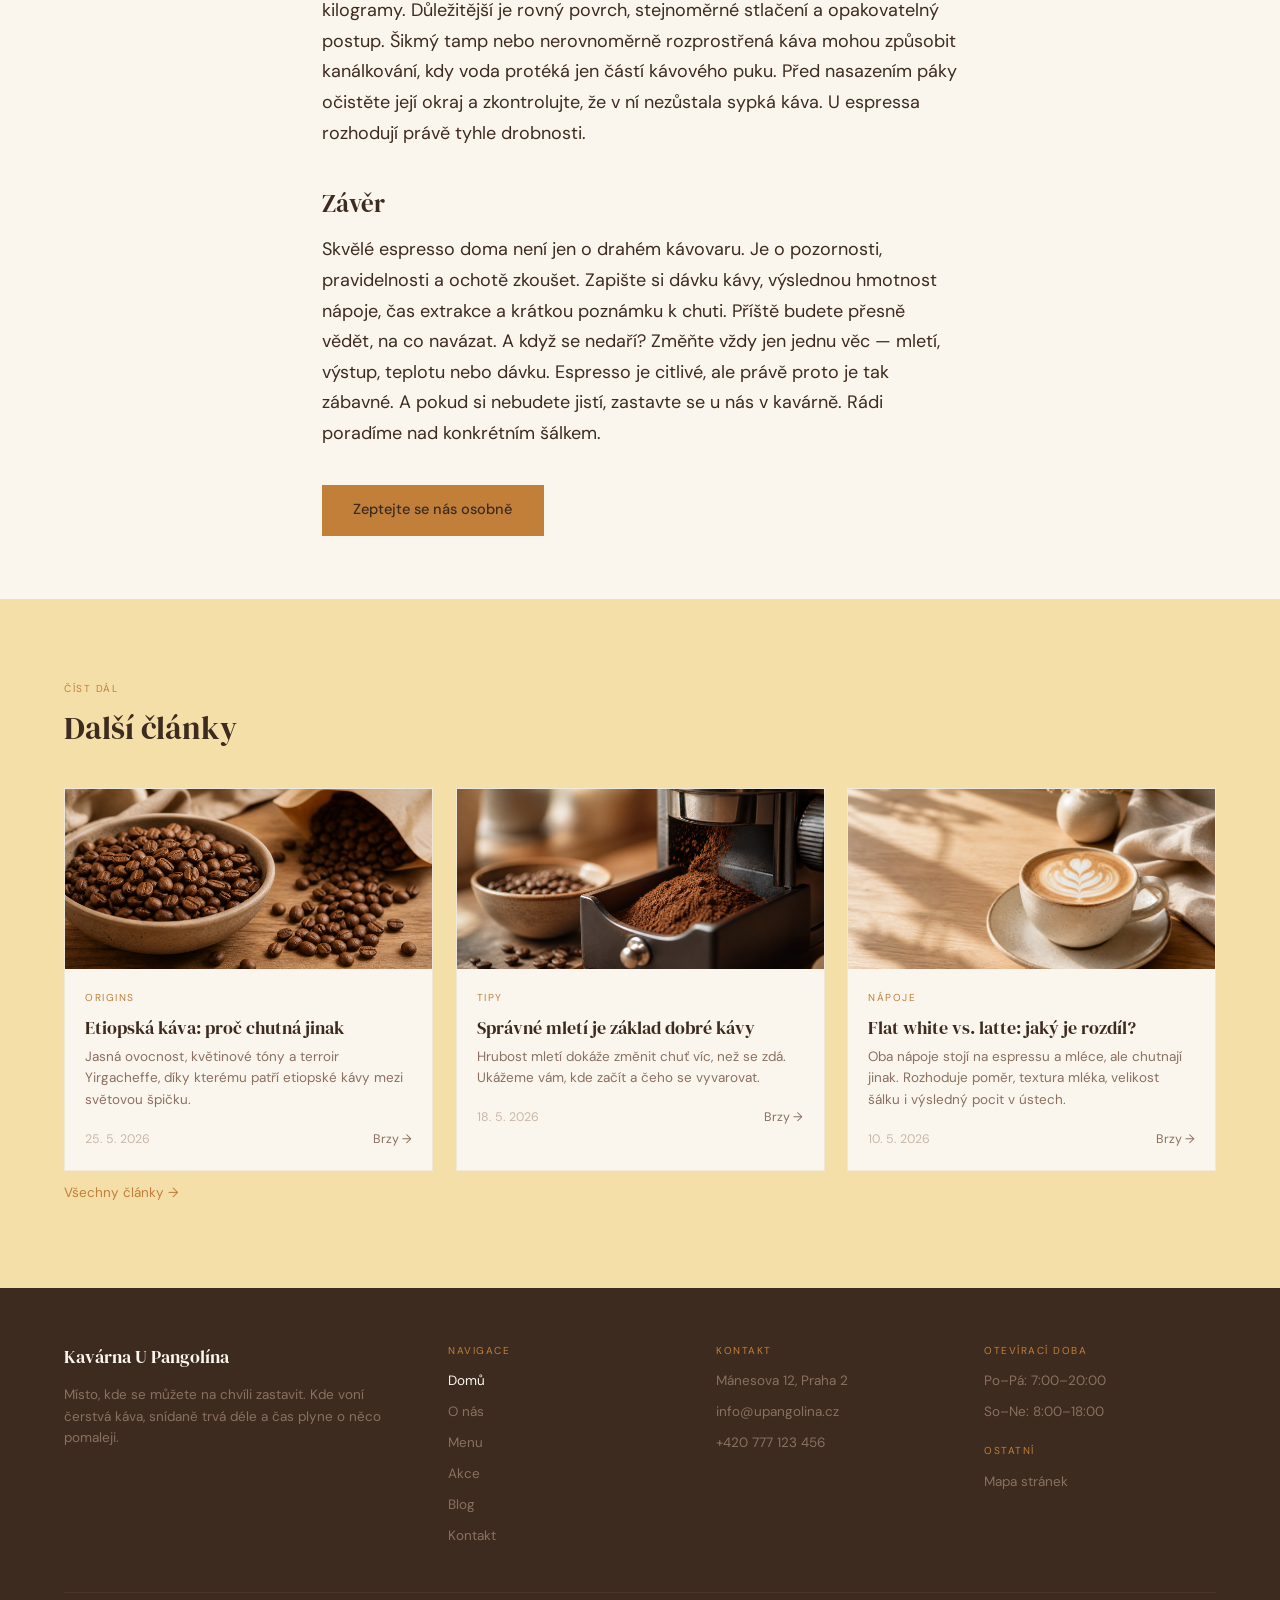
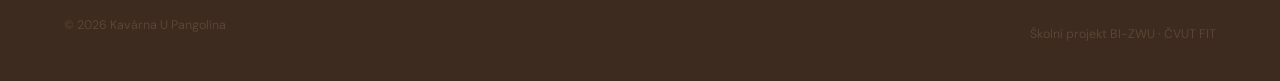
<file: blog-clanek.html>
<!DOCTYPE html>
<html lang="cs">
<head>
  <meta charset="UTF-8">
  <meta name="viewport" content="width=device-width, initial-scale=1.0">
  <meta name="description" content="Jak doma uvařit dokonalé espresso — správný tlak, teplota a mletí. Praktický návod od barisky Terezy z kavárny U Pangolína.">
  <meta name="keywords" content="espresso, recept, návod, káva doma, mletí, teplota, barista">
  <title>Jak doma uvařit dokonalé espresso — Kavárna U Pangolína</title>
  <link rel="stylesheet" href="style.css">
</head>
<body>

  <!-- Navigace -->
  <nav class="site-nav">
    <div class="container">
      <input type="checkbox" id="nav-toggle" class="nav-toggle">
      <a href="index.html" class="nav-logo" aria-label="Kavárna U Pangolína — domovská stránka">
        <img src="img/logo.png" alt="Logo Kavárny U Pangolína" class="nav-logo-img">
        <span class="nav-logo-name">Kavárna U Pangolína</span>
      </a>
      <label for="nav-toggle" class="nav-toggle-label" aria-label="Otevřít navigaci">
        <span></span>
        <span></span>
        <span></span>
      </label>
      <ul class="nav-links">
        <li><a href="index.html">Domů</a></li>
        <li><a href="o-nas.html">O nás</a></li>
        <li><a href="menu.html">Menu</a></li>
        <li><a href="akce.html">Akce</a></li>
        <li><a href="blog.html" class="active">Blog</a></li>
        <li><a href="kontakt.html">Kontakt</a></li>
      </ul>
    </div>
  </nav>

  <!-- Drobečková navigace -->
  <nav class="breadcrumb" aria-label="Drobečková navigace">
    <div class="container">
      <a href="index.html">Domů</a>
      <span class="sep">›</span>
      <a href="blog.html">Blog</a>
      <span class="sep">›</span>
      Jak si doma uvařit dokonalé espresso
    </div>
  </nav>

  <!-- Article header -->
  <header class="dark-header">
    <div class="container">
      <p class="eyebrow">Recepty · 2. června 2026</p>
      <h1>Jak doma připravit skvělé espresso</h1>
      <p class="lead lead-light">Tereza Horáková · 5 minut čtení</p>
    </div>
  </header>

  <!-- Obsah článku -->
  <div class="article-body">

    <p>Espresso doma nemusí být alchymie. Stačí čerstvá káva, dobrý mlýnek, přesné dávkování a trochu trpělivosti. Výsledek nejvíc ovlivní tři věci: mletí, teplota vody a poměr mezi množstvím kávy a výsledným nápojem.  Nejdůležitější je konzistence. Vážte kávu, měřte čas extrakce a měňte vždy jen jednu proměnnou najednou. Díky tomu poznáte, co chuť opravdu zlepšilo — a co naopak nefungovalo.</p>

    <h2>Správné mletí je základ</h2>
    <p>Espresso potřebuje jemné mletí, ale ne tak jemné, aby voda kávou téměř neprošla. Pokud káva proteče příliš rychle a chutná vodově nebo ostře kysele, zkuste mlít jemněji. Pokud teče pomalu, je těžká, hořká nebo svíravá, nastavte mlýnek o něco hruběji. Jako výchozí bod mířte na extrakci kolem 25–30 sekund. Přesné číslo ale není dogma. Stopky vám pomohou udržet kontrolu, chuť v šálku vám řekne, jestli jdete správným směrem.</p>

    <h2>Teplota vody</h2>
    <p>Ideální teplota vody pro espresso se obvykle pohybuje mezi 90–96 °C. Nižší teplota může vést k nevýrazné, kyselejší chuti. Příliš vysoká teplota naopak zvýrazní hořkost a suchý, svíravý dozvuk. Domácí kávovar proto nechte před přípravou dobře nahřát. Nestačí jen počkat, až se rozsvítí kontrolka. Nahřátá by měla být i páka, hlava kávovaru a šálek. Dejte stroji alespoň několik minut navíc — na výsledku je to znát.</p>

    <h2>Dávkování</h2>
    <p>Pro double shot začněte například s 18 g mleté kávy a výsledným nápojem kolem 36 g. To odpovídá poměru přibližně 1 : 2, který je pro domácí ladění espressa dobrým výchozím bodem. Objem v mililitrech může být zavádějící, protože crema mění výslednou hladinu v šálku. Přesnější je proto vážit vstup i výstup. Malá digitální váha je jedna z nejlepších investic do domácí kávy — často pomůže víc než dražší příslušenství.</p>

    <h2>Tamping</h2>
    <p>Kávu v páce rovnoměrně utlačte tamperem. Není nutné řešit přesnou sílu na kilogramy. Důležitější je rovný povrch, stejnoměrné stlačení a opakovatelný postup. Šikmý tamp nebo nerovnoměrně rozprostřená káva mohou způsobit kanálkování, kdy voda protéká jen částí kávového puku. Před nasazením páky očistěte její okraj a zkontrolujte, že v ní nezůstala sypká káva. U espressa rozhodují právě tyhle drobnosti.</p>

    <h2>Závěr</h2>
    <p>Skvělé espresso doma není jen o drahém kávovaru. Je o pozornosti, pravidelnosti a ochotě zkoušet. Zapište si dávku kávy, výslednou hmotnost nápoje, čas extrakce a krátkou poznámku k chuti. Příště budete přesně vědět, na co navázat. A když se nedaří? Změňte vždy jen jednu věc — mletí, výstup, teplotu nebo dávku. Espresso je citlivé, ale právě proto je tak zábavné. A pokud si nebudete jistí, zastavte se u nás v kavárně. Rádi poradíme nad konkrétním šálkem.</p>

    <a href="kontakt.html" class="btn btn-primary" style="margin-top: 1rem;">Zeptejte se nás osobně</a>

  </div>

  <!-- Další články -->
  <section class="section section-latte">
    <div class="container">
      <div class="section-intro">
        <p class="eyebrow">Číst dál</p>
        <h2>Další články</h2>
      </div>
      <div class="grid-3">

 <article class="card">
          <img src="img/blog-etiopie.jpg" alt="Kávová zrna z Etiopie" class="card-img-tall">
          <div class="card-body">
            <p class="eyebrow">Origins</p>
            <h3 class="card-title">Etiopská káva: proč chutná jinak</h3>
            <p class="card-desc">Jasná ovocnost, květinové tóny a terroir Yirgacheffe, díky kterému patří etiopské kávy mezi světovou špičku.</p>
            <div class="card-meta">
              <span>25. 5. 2026</span>
              <a aria-disabled="true" class="link-disabled">Brzy →</a>
            </div>
          </div>
        </article>

        <article class="card">
          <img src="img/blog-mleti.jpg" alt="Mlýnek na kávu s čerstvě namletou kávou" class="card-img-tall">
          <div class="card-body">
            <p class="eyebrow">Tipy</p>
            <h3 class="card-title">Správné mletí je základ dobré kávy</h3>
            <p class="card-desc">Hrubost mletí dokáže změnit chuť víc, než se zdá. Ukážeme vám, kde začít a čeho se vyvarovat.</p>
            <div class="card-meta">
              <span>18. 5. 2026</span>
              <a aria-disabled="true" class="link-disabled">Brzy →</a>
            </div>
          </div>
        </article>

        <article class="card">
          <img src="img/blog-flatwhite.jpg" alt="Flat white s latte art vzorem" class="card-img-tall">
          <div class="card-body">
            <p class="eyebrow">Nápoje</p>
            <h2 class="card-title">Flat white vs. latte: jaký je rozdíl?</h2>
            <p class="card-desc">Oba nápoje stojí na espressu a mléce, ale chutnají jinak. Rozhoduje poměr, textura mléka, velikost šálku i výsledný pocit v ústech.</p>
            <div class="card-meta">
              <span>10. 5. 2026</span>
              <a aria-disabled="true" class="link-disabled">Brzy →</a>
            </div>
          </div>
        </article>

      </div>
      <a href="blog.html" class="card-link">Všechny články →</a>
    </div>
  </section>

  <!-- Zápatí -->
  <footer class="site-footer">
    <div class="container">
      <div class="footer-grid">
        <div>
          <p class="footer-brand">Kavárna U Pangolína</p>
          <p class="footer-tagline">Místo, kde se můžete na chvíli zastavit. Kde voní čerstvá káva, snídaně trvá déle a čas plyne o něco pomaleji.</p>
        </div>
        <div class="footer-col">
          <p class="eyebrow">Navigace</p>
          <a aria-current="page" style="color: var(--white-bg);">Domů</a>
          <a href="o-nas.html">O nás</a>
          <a href="menu.html">Menu</a>
          <a href="akce.html">Akce</a>
          <a href="blog.html">Blog</a>
          <a href="kontakt.html">Kontakt</a>
        </div>
        <div class="footer-col">
          <p class="eyebrow">Kontakt</p>
          <a href="kontakt.html">Mánesova 12, Praha 2</a>
          <a href="mailto:info@upangolina.cz">info@upangolina.cz</a>
          <a href="tel:+420777123456">+420 777 123 456</a>
        </div>
        <div class="footer-col">
          <p class="eyebrow">Otevírací doba</p>
          <a>Po–Pá: 7:00–20:00</a>
          <a>So–Ne: 8:00–18:00</a>
          <p class="eyebrow" style="margin-top: 1rem;">Ostatní</p>
          <a href="mapa-stranek.html">Mapa stránek</a>
        </div>
      </div>
      <div class="footer-bottom">
        <p class="footer-copy">© 2026 Kavárna U Pangolína</p>
        <p class="footer-copy">Školní projekt BI-ZWU · ČVUT FIT</p>
      </div>
    </div>
  </footer>

</body>
</html>
</file>
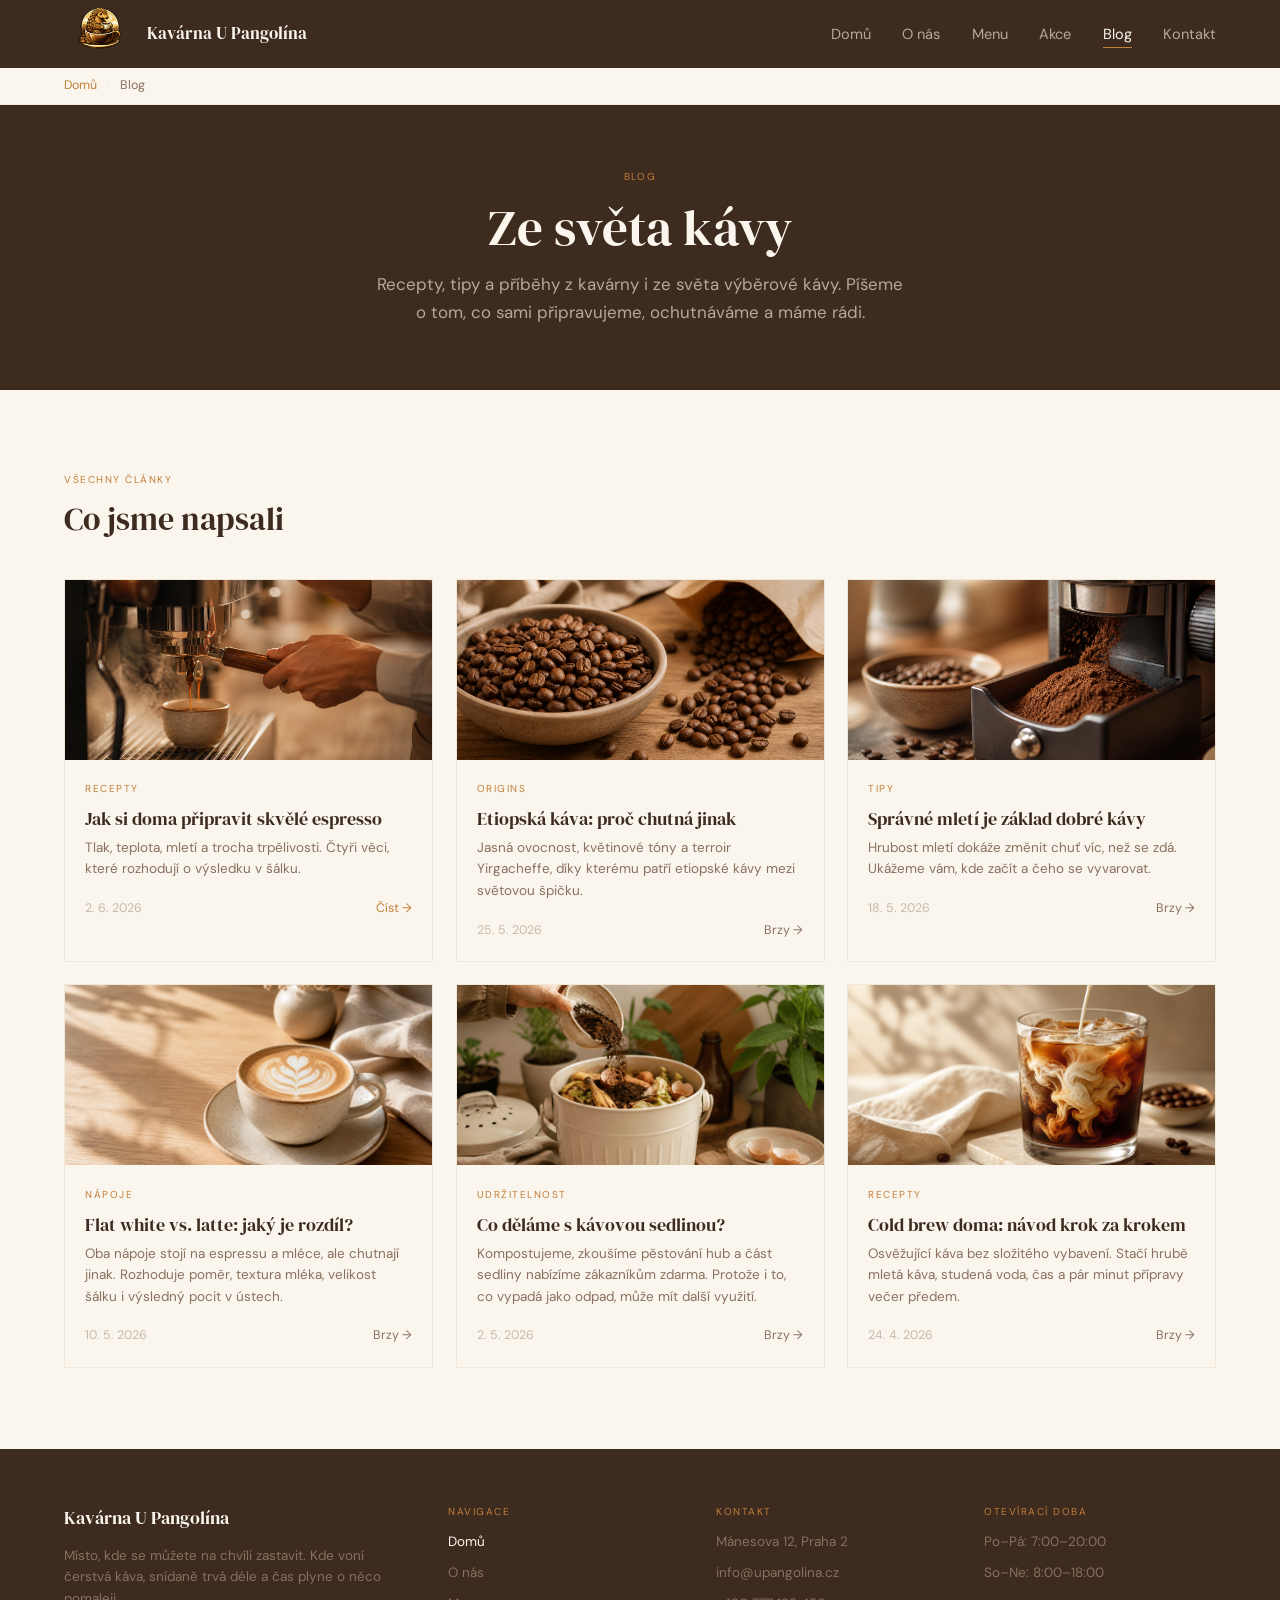
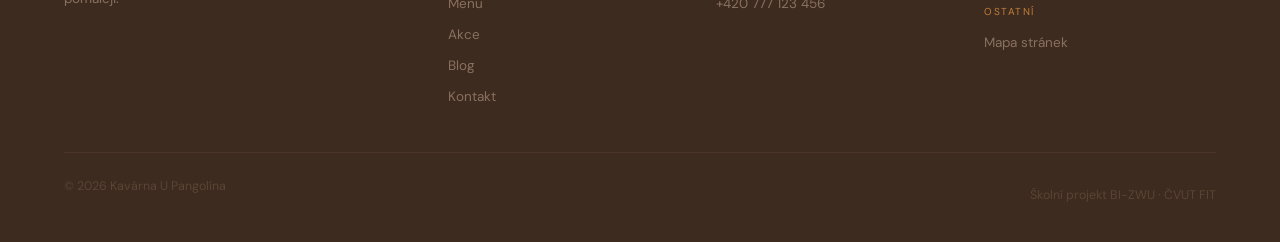
<file: blog.html>
<!DOCTYPE html>
<html lang="cs">
<head>
  <meta charset="UTF-8">
  <meta name="viewport" content="width=device-width, initial-scale=1.0">
  <meta name="description" content="Blog kavárny U Pangolína — recepty, tipy a příběhy ze světa specialty kávy.">
  <meta name="keywords" content="blog, káva, recepty, tipy, espresso, origins, kavárna, Praha">
  <title>Blog — Kavárna U Pangolína</title>
  <link rel="stylesheet" href="style.css">
</head>
<body>

  <!-- Navigace -->
  <nav class="site-nav">
    <div class="container">
      <input type="checkbox" id="nav-toggle" class="nav-toggle">
      <a href="index.html" class="nav-logo" aria-label="Kavárna U Pangolína — domovská stránka">
        <img src="img/logo.png" alt="Logo Kavárny U Pangolína" class="nav-logo-img">
        <span class="nav-logo-name">Kavárna U Pangolína</span>
      </a>
      <label for="nav-toggle" class="nav-toggle-label" aria-label="Otevřít navigaci">
        <span></span>
        <span></span>
        <span></span>
      </label>
      <ul class="nav-links">
        <li><a href="index.html">Domů</a></li>
        <li><a href="o-nas.html">O nás</a></li>
        <li><a href="menu.html">Menu</a></li>
        <li><a href="akce.html">Akce</a></li>
        <li><a class="active" aria-current="page">Blog</a></li>
        <li><a href="kontakt.html">Kontakt</a></li>
      </ul>
    </div>
  </nav>

  <!-- Drobečková navigace -->
  <nav class="breadcrumb" aria-label="Drobečková navigace">
    <div class="container">
      <a href="index.html">Domů</a>
      <span class="sep">›</span>
      Blog
    </div>
  </nav>

  <!-- Page header -->
  <header class="dark-header">
    <div class="container">
      <p class="eyebrow">Blog</p>
      <h1>Ze světa kávy</h1>
      <p class="lead lead-light">Recepty, tipy a příběhy z kavárny i ze světa výběrové kávy. Píšeme o tom, co sami připravujeme, ochutnáváme a máme rádi.</p>
    </div>
  </header>

  <!-- Seznam článků -->
  <section class="section section-white">
    <div class="container">
      <div class="section-intro">
        <p class="eyebrow">Všechny články</p>
        <h2>Co jsme napsali</h2>
      </div>
      <div class="grid-3">

                <article class="card">
          <img src="img/blog-espresso.jpg" alt="Příprava espressa na pákovém kávovaru" class="card-img-tall">
          <div class="card-body">
            <p class="eyebrow">Recepty</p>
            <h3 class="card-title">Jak si doma připravit skvělé espresso</h3>
            <p class="card-desc">Tlak, teplota, mletí a trocha trpělivosti. Čtyři věci, které rozhodují o výsledku v šálku.</p>
            <div class="card-meta">
              <span>2. 6. 2026</span>
              <a href="blog-clanek.html">Číst →</a>
            </div>
          </div>
        </article>

        <article class="card">
          <img src="img/blog-etiopie.jpg" alt="Kávová zrna z Etiopie" class="card-img-tall">
          <div class="card-body">
            <p class="eyebrow">Origins</p>
            <h3 class="card-title">Etiopská káva: proč chutná jinak</h3>
            <p class="card-desc">Jasná ovocnost, květinové tóny a terroir Yirgacheffe, díky kterému patří etiopské kávy mezi světovou špičku.</p>
            <div class="card-meta">
              <span>25. 5. 2026</span>
              <a aria-disabled="true" class="link-disabled">Brzy →</a>
            </div>
          </div>
        </article>

        <article class="card">
          <img src="img/blog-mleti.jpg" alt="Mlýnek na kávu s čerstvě namletou kávou" class="card-img-tall">
          <div class="card-body">
            <p class="eyebrow">Tipy</p>
            <h3 class="card-title">Správné mletí je základ dobré kávy</h3>
            <p class="card-desc">Hrubost mletí dokáže změnit chuť víc, než se zdá. Ukážeme vám, kde začít a čeho se vyvarovat.</p>
            <div class="card-meta">
              <span>18. 5. 2026</span>
              <a aria-disabled="true" class="link-disabled">Brzy →</a>
            </div>
          </div>
        </article>

        <article class="card">
          <img src="img/blog-flatwhite.jpg" alt="Flat white s latte art vzorem" class="card-img-tall">
          <div class="card-body">
            <p class="eyebrow">Nápoje</p>
            <h2 class="card-title">Flat white vs. latte: jaký je rozdíl?</h2>
            <p class="card-desc">Oba nápoje stojí na espressu a mléce, ale chutnají jinak. Rozhoduje poměr, textura mléka, velikost šálku i výsledný pocit v ústech.</p>
            <div class="card-meta">
              <span>10. 5. 2026</span>
              <a aria-disabled="true" class="link-disabled">Brzy →</a>
            </div>
          </div>
        </article>

        <article class="card">
          <img src="img/blog-udrzitelnost.jpg" alt="Kompost z kávových sedlin" class="card-img-tall">
          <div class="card-body">
            <p class="eyebrow">Udržitelnost</p>
            <h2 class="card-title">Co děláme s kávovou sedlinou?</h2>
            <p class="card-desc">Kompostujeme, zkoušíme pěstování hub a část sedliny nabízíme zákazníkům zdarma. Protože i to, co vypadá jako odpad, může mít další využití.</p>
            <div class="card-meta">
              <span>2. 5. 2026</span>
              <a aria-disabled="true" class="link-disabled">Brzy →</a>
            </div>
          </div>
        </article>

        <article class="card">
          <img src="img/blog-coldbrew.jpg" alt="Sklenice cold brew kávy s ledem" class="card-img-tall">
          <div class="card-body">
            <p class="eyebrow">Recepty</p>
            <h2 class="card-title">Cold brew doma: návod krok za krokem</h2>
            <p class="card-desc">Osvěžující káva bez složitého vybavení. Stačí hrubě mletá káva, studená voda, čas a pár minut přípravy večer předem.</p>
            <div class="card-meta">
              <span>24. 4. 2026</span>
              <a aria-disabled="true" class="link-disabled">Brzy →</a>
            </div>
          </div>
        </article>

      </div>
    </div>
  </section>

  <!-- Zápatí -->
  <footer class="site-footer">
    <div class="container">
      <div class="footer-grid">
        <div>
          <p class="footer-brand">Kavárna U Pangolína</p>
          <p class="footer-tagline">Místo, kde se můžete na chvíli zastavit. Kde voní čerstvá káva, snídaně trvá déle a čas plyne o něco pomaleji.</p>
        </div>
        <div class="footer-col">
          <p class="eyebrow">Navigace</p>
          <a aria-current="page" style="color: var(--white-bg);">Domů</a>
          <a href="o-nas.html">O nás</a>
          <a href="menu.html">Menu</a>
          <a href="akce.html">Akce</a>
          <a href="blog.html">Blog</a>
          <a href="kontakt.html">Kontakt</a>
        </div>
        <div class="footer-col">
          <p class="eyebrow">Kontakt</p>
          <a href="kontakt.html">Mánesova 12, Praha 2</a>
          <a href="mailto:info@upangolina.cz">info@upangolina.cz</a>
          <a href="tel:+420777123456">+420 777 123 456</a>
        </div>
        <div class="footer-col">
          <p class="eyebrow">Otevírací doba</p>
          <a>Po–Pá: 7:00–20:00</a>
          <a>So–Ne: 8:00–18:00</a>
          <p class="eyebrow" style="margin-top: 1rem;">Ostatní</p>
          <a href="mapa-stranek.html">Mapa stránek</a>
        </div>
      </div>
      <div class="footer-bottom">
        <p class="footer-copy">© 2026 Kavárna U Pangolína</p>
        <p class="footer-copy">Školní projekt BI-ZWU · ČVUT FIT</p>
      </div>
    </div>
  </footer>

</body>
</html>
</file>
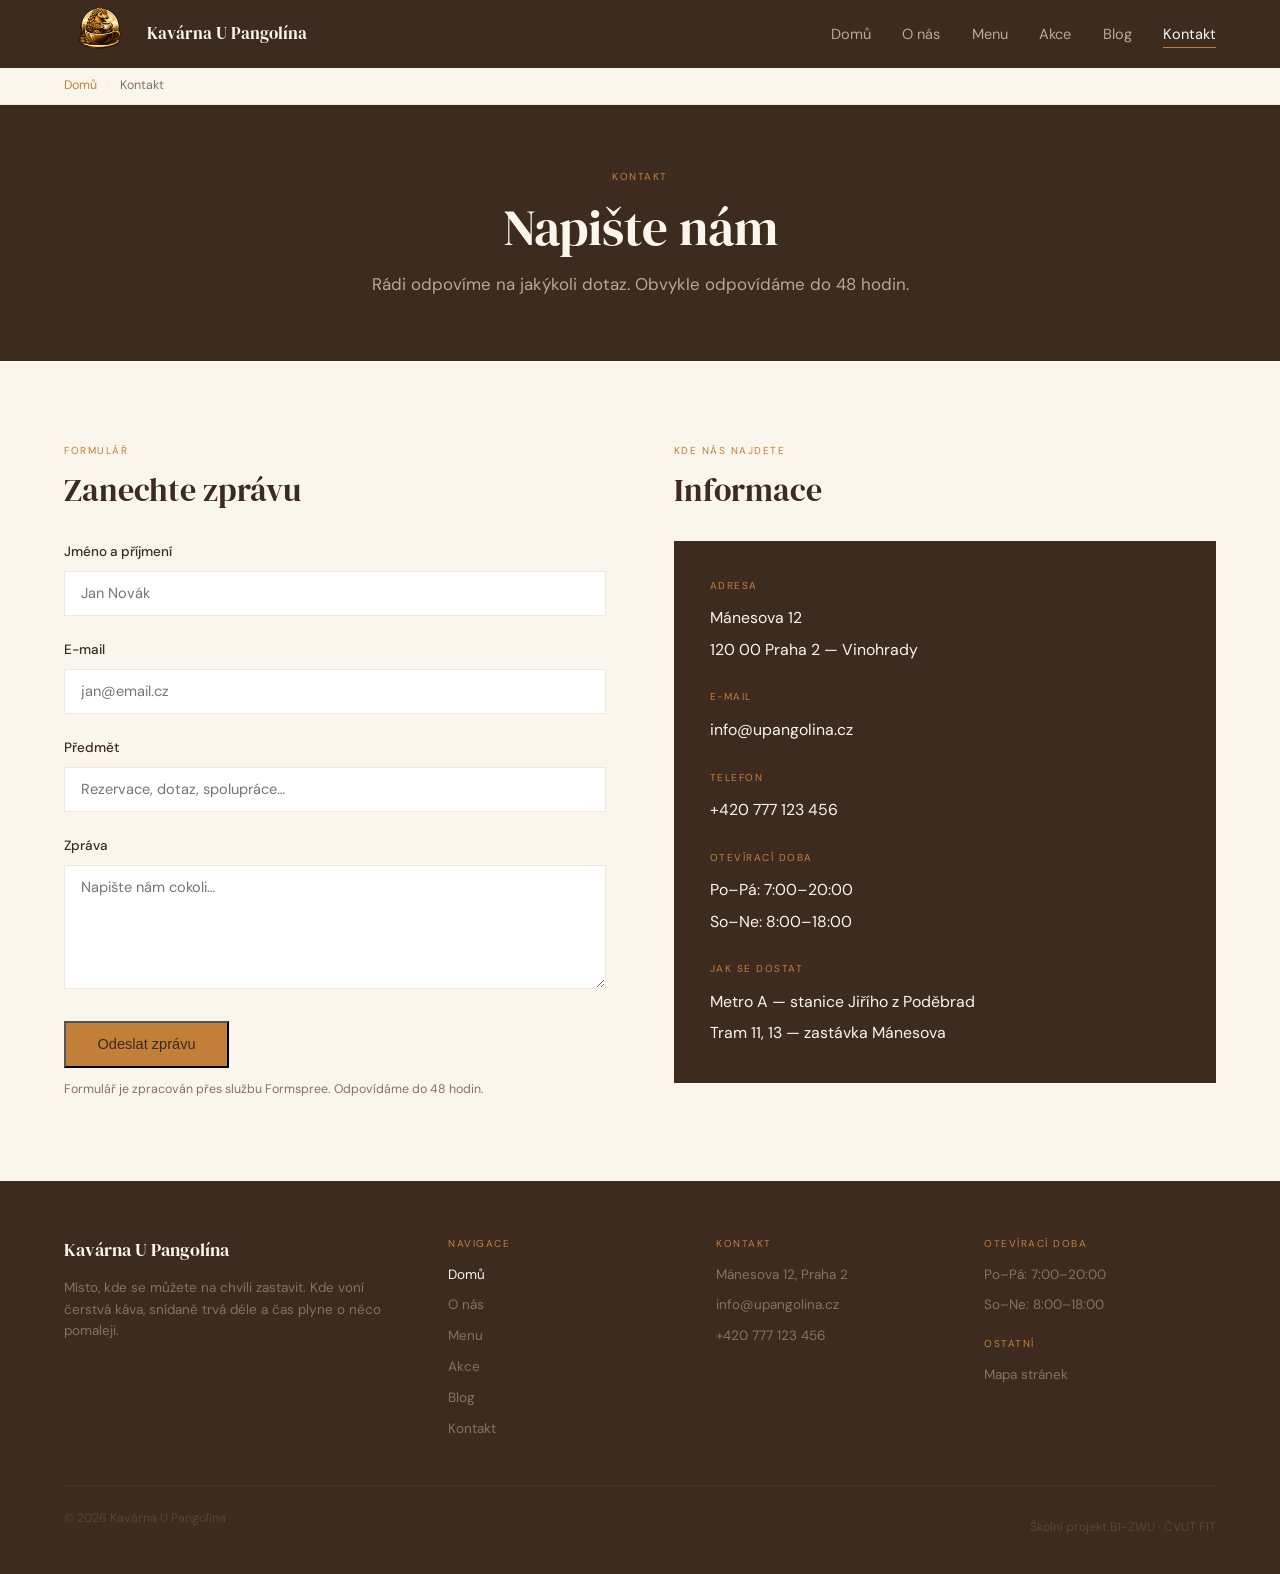
<file: kontakt.html>
<!DOCTYPE html>
<html lang="cs">
<head>
  <meta charset="UTF-8">
  <meta name="viewport" content="width=device-width, initial-scale=1.0">
  <meta name="description" content="Kontakt na kavárnu U Pangolína — adresa, telefon, e-mail a kontaktní formulář. Najdete nás na Mánesově ulici v Praze 2.">
  <meta name="keywords" content="kontakt, adresa, telefon, formulář, kavárna, Praha 2, Vinohrady">
  <title>Kontakt — Kavárna U Pangolína</title>
  <link rel="stylesheet" href="style.css">
</head>
<body>

  <!-- Navigace -->
  <nav class="site-nav">
    <div class="container">
      <input type="checkbox" id="nav-toggle" class="nav-toggle">
      <a href="index.html" class="nav-logo" aria-label="Kavárna U Pangolína — domovská stránka">
        <img src="img/logo.png" alt="Logo Kavárny U Pangolína" class="nav-logo-img">
        <span class="nav-logo-name">Kavárna U Pangolína</span>
      </a>
      <label for="nav-toggle" class="nav-toggle-label" aria-label="Otevřít navigaci">
        <span></span>
        <span></span>
        <span></span>
      </label>
      <ul class="nav-links">
        <li><a href="index.html">Domů</a></li>
        <li><a href="o-nas.html">O nás</a></li>
        <li><a href="menu.html">Menu</a></li>
        <li><a href="akce.html">Akce</a></li>
        <li><a href="blog.html">Blog</a></li>
        <li><a class="active" aria-current="page">Kontakt</a></li>
      </ul>
    </div>
  </nav>

  <!-- Drobečková navigace -->
  <nav class="breadcrumb" aria-label="Drobečková navigace">
    <div class="container">
      <a href="index.html">Domů</a>
      <span class="sep">›</span>
      Kontakt
    </div>
  </nav>

  <!-- Page header -->
  <header class="dark-header">
    <div class="container">
      <p class="eyebrow">Kontakt</p>
      <h1>Napište nám</h1>
      <p class="lead lead-light">Rádi odpovíme na jakýkoli dotaz. Obvykle odpovídáme do 48 hodin.</p>
    </div>
  </header>

  <!-- FORMULÁŘ + INFO -->
  <section class="section section-white">
    <div class="container">
      <div class="two-col" style="align-items: start;">

        <div>
          <p class="eyebrow">Formulář</p>
          <h2>Zanechte zprávu</h2>
          <form action="https://formspree.io/f/mvzlyyny" method="POST" style="margin-top: 1.75rem;">

            <div class="form-group">
              <label class="form-label" for="jmeno">Jméno a příjmení</label>
              <input class="form-input" type="text" id="jmeno" name="jmeno" placeholder="Jan Novák" required>
            </div>

            <div class="form-group">
              <label class="form-label" for="email">E-mail</label>
              <input class="form-input" type="email" id="email" name="email" placeholder="jan@email.cz" required>
            </div>

            <div class="form-group">
              <label class="form-label" for="predmet">Předmět</label>
              <input class="form-input" type="text" id="predmet" name="predmet" placeholder="Rezervace, dotaz, spolupráce…">
            </div>

            <div class="form-group">
              <label class="form-label" for="zprava">Zpráva</label>
              <textarea class="form-input" id="zprava" name="zprava" placeholder="Napište nám cokoli…" required></textarea>
            </div>

            <button type="submit" class="btn btn-primary">Odeslat zprávu</button>
            <p class="form-note">Formulář je zpracován přes službu Formspree. Odpovídáme do 48 hodin.</p>

          </form>
        </div>

        <div>
          <p class="eyebrow">Kde nás najdete</p>
          <h2>Informace</h2>
          <div class="contact-info-card" style="margin-top: 1.75rem;">

            <div class="contact-info-item">
              <p class="eyebrow">Adresa</p>
              <p class="contact-info-val">Mánesova 12</p>
              <p class="contact-info-val">120 00 Praha 2 — Vinohrady</p>
            </div>

            <div class="contact-info-item">
              <p class="eyebrow">E-mail</p>
              <p class="contact-info-val">info@upangolina.cz</p>
            </div>

            <div class="contact-info-item">
              <p class="eyebrow">Telefon</p>
              <p class="contact-info-val">+420 777 123 456</p>
            </div>

            <div class="contact-info-item">
              <p class="eyebrow">Otevírací doba</p>
              <p class="contact-info-val">Po–Pá: 7:00–20:00</p>
              <p class="contact-info-val">So–Ne: 8:00–18:00</p>
            </div>

            <div class="contact-info-item">
              <p class="eyebrow">Jak se dostat</p>
              <p class="contact-info-val">Metro A — stanice Jiřího z Poděbrad</p>
              <p class="contact-info-val">Tram 11, 13 — zastávka Mánesova</p>
            </div>

          </div>
        </div>

      </div>
    </div>
  </section>

  <!-- Zápatí -->
  <footer class="site-footer">
    <div class="container">
      <div class="footer-grid">
        <div>
          <p class="footer-brand">Kavárna U Pangolína</p>
          <p class="footer-tagline">Místo, kde se můžete na chvíli zastavit. Kde voní čerstvá káva, snídaně trvá déle a čas plyne o něco pomaleji.</p>
        </div>
        <div class="footer-col">
          <p class="eyebrow">Navigace</p>
          <a aria-current="page" style="color: var(--white-bg);">Domů</a>
          <a href="o-nas.html">O nás</a>
          <a href="menu.html">Menu</a>
          <a href="akce.html">Akce</a>
          <a href="blog.html">Blog</a>
          <a href="kontakt.html">Kontakt</a>
        </div>
        <div class="footer-col">
          <p class="eyebrow">Kontakt</p>
          <a href="kontakt.html">Mánesova 12, Praha 2</a>
          <a href="mailto:info@upangolina.cz">info@upangolina.cz</a>
          <a href="tel:+420777123456">+420 777 123 456</a>
        </div>
        <div class="footer-col">
          <p class="eyebrow">Otevírací doba</p>
          <a>Po–Pá: 7:00–20:00</a>
          <a>So–Ne: 8:00–18:00</a>
          <p class="eyebrow" style="margin-top: 1rem;">Ostatní</p>
          <a href="mapa-stranek.html">Mapa stránek</a>
        </div>
      </div>
      <div class="footer-bottom">
        <p class="footer-copy">© 2026 Kavárna U Pangolína</p>
        <p class="footer-copy">Školní projekt BI-ZWU · ČVUT FIT</p>
      </div>
    </div>
  </footer>

</body>
</html>
</file>
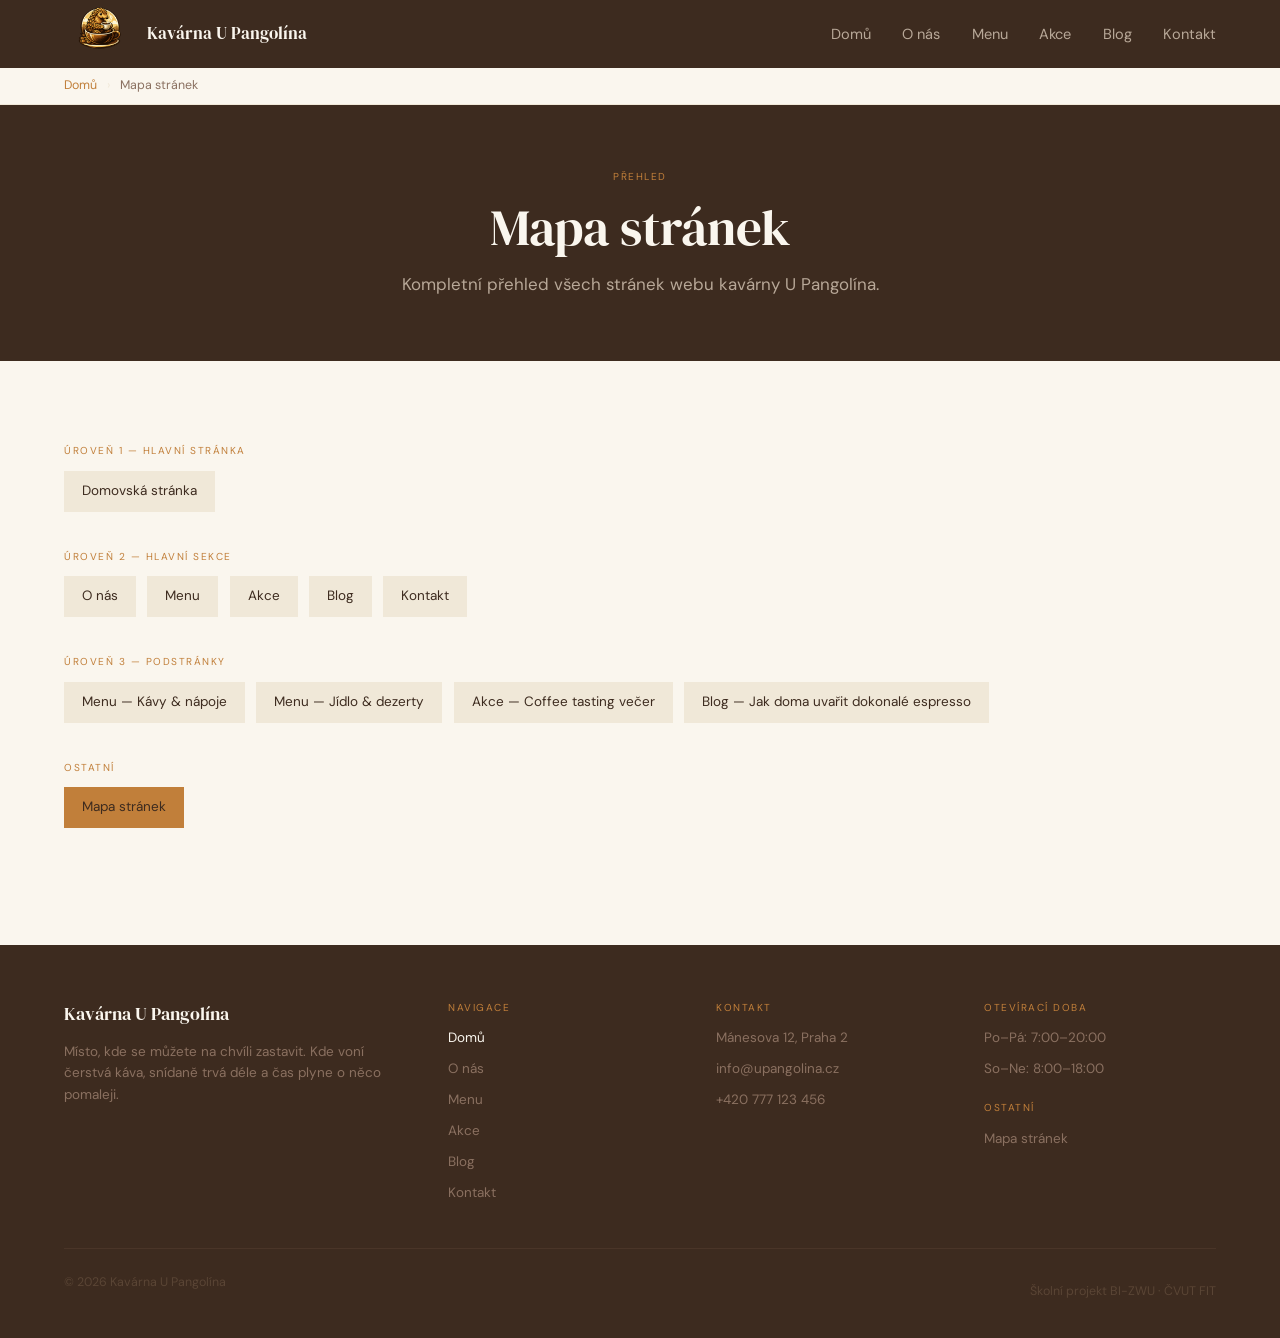
<file: mapa-stranek.html>
<!DOCTYPE html>
<html lang="cs">
<head>
  <meta charset="UTF-8">
  <meta name="viewport" content="width=device-width, initial-scale=1.0">
  <meta name="description" content="Mapa stránek kavárny U Pangolína — přehled všech stránek webu.">
  <meta name="keywords" content="mapa stránek, přehled, kavárna, Praha">
  <title>Mapa stránek — Kavárna U Pangolína</title>
  <link rel="stylesheet" href="style.css">
</head>
<body>

  <!-- NAVIGACE -->
  <nav class="site-nav">
    <div class="container">
      <input type="checkbox" id="nav-toggle" class="nav-toggle">
      <a href="index.html" class="nav-logo" aria-label="Kavárna U Pangolína — domovská stránka">
        <img src="img/logo.png" alt="Logo Kavárny U Pangolína" class="nav-logo-img">
        <span class="nav-logo-name">Kavárna U Pangolína</span>
      </a>
      <label for="nav-toggle" class="nav-toggle-label" aria-label="Otevřít navigaci">
        <span></span>
        <span></span>
        <span></span>
      </label>
      <ul class="nav-links">
        <li><a href="index.html">Domů</a></li>
        <li><a href="o-nas.html">O nás</a></li>
        <li><a href="menu.html">Menu</a></li>
        <li><a href="akce.html">Akce</a></li>
        <li><a href="blog.html">Blog</a></li>
        <li><a href="kontakt.html">Kontakt</a></li>
      </ul>
    </div>
  </nav>

  <!-- DROBEČKOVÁ NAVIGACE -->
  <nav class="breadcrumb" aria-label="Drobečková navigace">
    <div class="container">
      <a href="index.html">Domů</a>
      <span class="sep">›</span>
      Mapa stránek
    </div>
  </nav>

  <!-- PAGE HEADER -->
  <header class="dark-header">
    <div class="container">
      <p class="eyebrow">Přehled</p>
      <h1>Mapa stránek</h1>
      <p class="lead lead-light">Kompletní přehled všech stránek webu kavárny U Pangolína.</p>
    </div>
  </header>

  <!-- MAPA -->
  <section class="section section-white">
    <div class="container">

      <div class="sitemap-level">
        <p class="eyebrow">Úroveň 1 — Hlavní stránka</p>
        <div class="sitemap-links">
          <a href="./" class="sitemap-link">Domovská stránka</a>
        </div>
      </div>

      <div class="sitemap-level">
        <p class="eyebrow">Úroveň 2 — Hlavní sekce</p>
        <div class="sitemap-links">
          <a href="o-nas.html" class="sitemap-link">O nás</a>
          <a href="menu.html" class="sitemap-link">Menu</a>
          <a href="akce.html" class="sitemap-link">Akce</a>
          <a href="blog.html" class="sitemap-link">Blog</a>
          <a href="kontakt.html" class="sitemap-link">Kontakt</a>
        </div>
      </div>

      <div class="sitemap-level">
        <p class="eyebrow">Úroveň 3 — Podstránky</p>
        <div class="sitemap-links">
          <a href="menu-napoje.html" class="sitemap-link">Menu — Kávy &amp; nápoje</a>
          <a href="menu-jidlo.html" class="sitemap-link">Menu — Jídlo &amp; dezerty</a>
          <a href="akce-detail.html" class="sitemap-link">Akce — Coffee tasting večer</a>
          <a href="blog-clanek.html" class="sitemap-link">Blog — Jak doma uvařit dokonalé espresso</a>
        </div>
      </div>

      <div class="sitemap-level">
        <p class="eyebrow">Ostatní</p>
        <div class="sitemap-links">
          <a aria-current="page" class="sitemap-link" style="background-color: var(--accent); color: var(--primary);">Mapa stránek</a>
        </div>
      </div>

    </div>
  </section>

  <!-- Zápatí -->
  <footer class="site-footer">
    <div class="container">
      <div class="footer-grid">
        <div>
          <p class="footer-brand">Kavárna U Pangolína</p>
          <p class="footer-tagline">Místo, kde se můžete na chvíli zastavit. Kde voní čerstvá káva, snídaně trvá déle a čas plyne o něco pomaleji.</p>
        </div>
        <div class="footer-col">
          <p class="eyebrow">Navigace</p>
          <a aria-current="page" style="color: var(--white-bg);">Domů</a>
          <a href="o-nas.html">O nás</a>
          <a href="menu.html">Menu</a>
          <a href="akce.html">Akce</a>
          <a href="blog.html">Blog</a>
          <a href="kontakt.html">Kontakt</a>
        </div>
        <div class="footer-col">
          <p class="eyebrow">Kontakt</p>
          <a href="kontakt.html">Mánesova 12, Praha 2</a>
          <a href="mailto:info@upangolina.cz">info@upangolina.cz</a>
          <a href="tel:+420777123456">+420 777 123 456</a>
        </div>
        <div class="footer-col">
          <p class="eyebrow">Otevírací doba</p>
          <a>Po–Pá: 7:00–20:00</a>
          <a>So–Ne: 8:00–18:00</a>
          <p class="eyebrow" style="margin-top: 1rem;">Ostatní</p>
          <a href="mapa-stranek.html">Mapa stránek</a>
        </div>
      </div>
      <div class="footer-bottom">
        <p class="footer-copy">© 2026 Kavárna U Pangolína</p>
        <p class="footer-copy">Školní projekt BI-ZWU · ČVUT FIT</p>
      </div>
    </div>
  </footer>

</body>
</html>
</file>
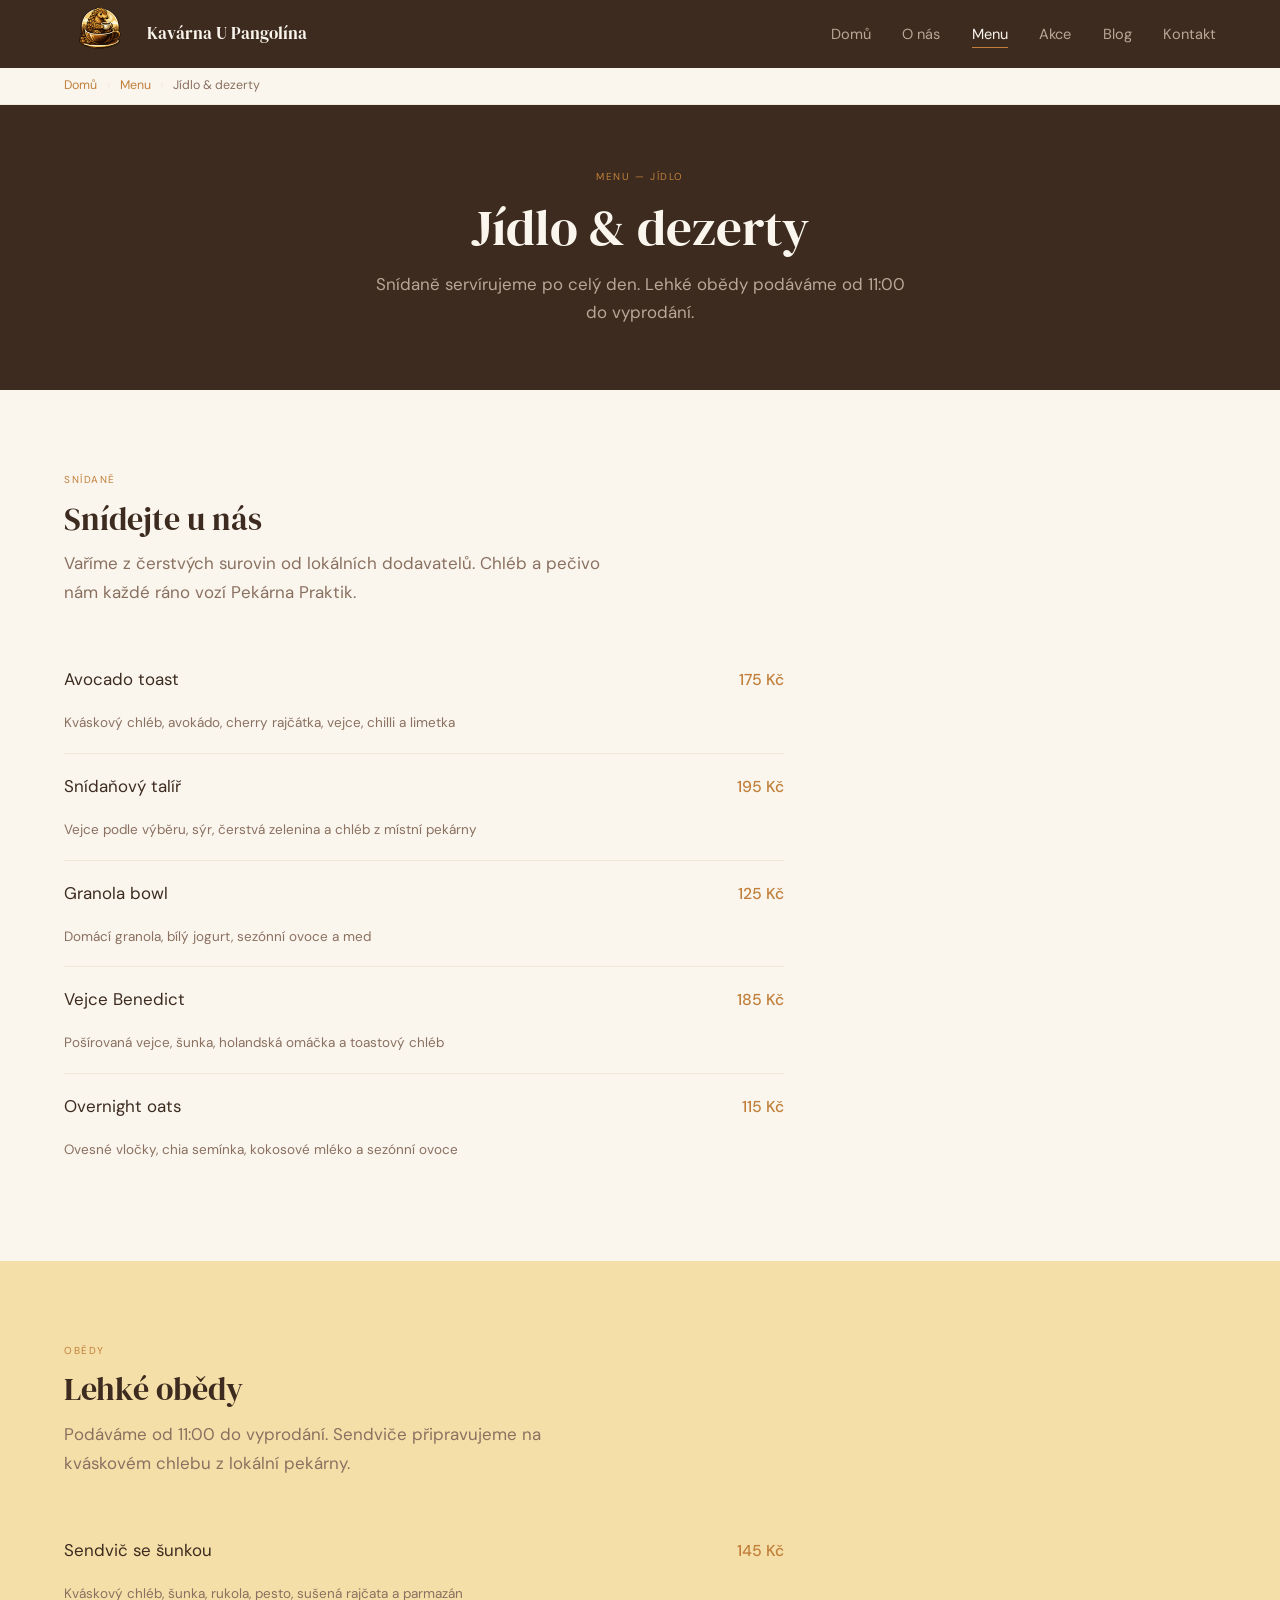
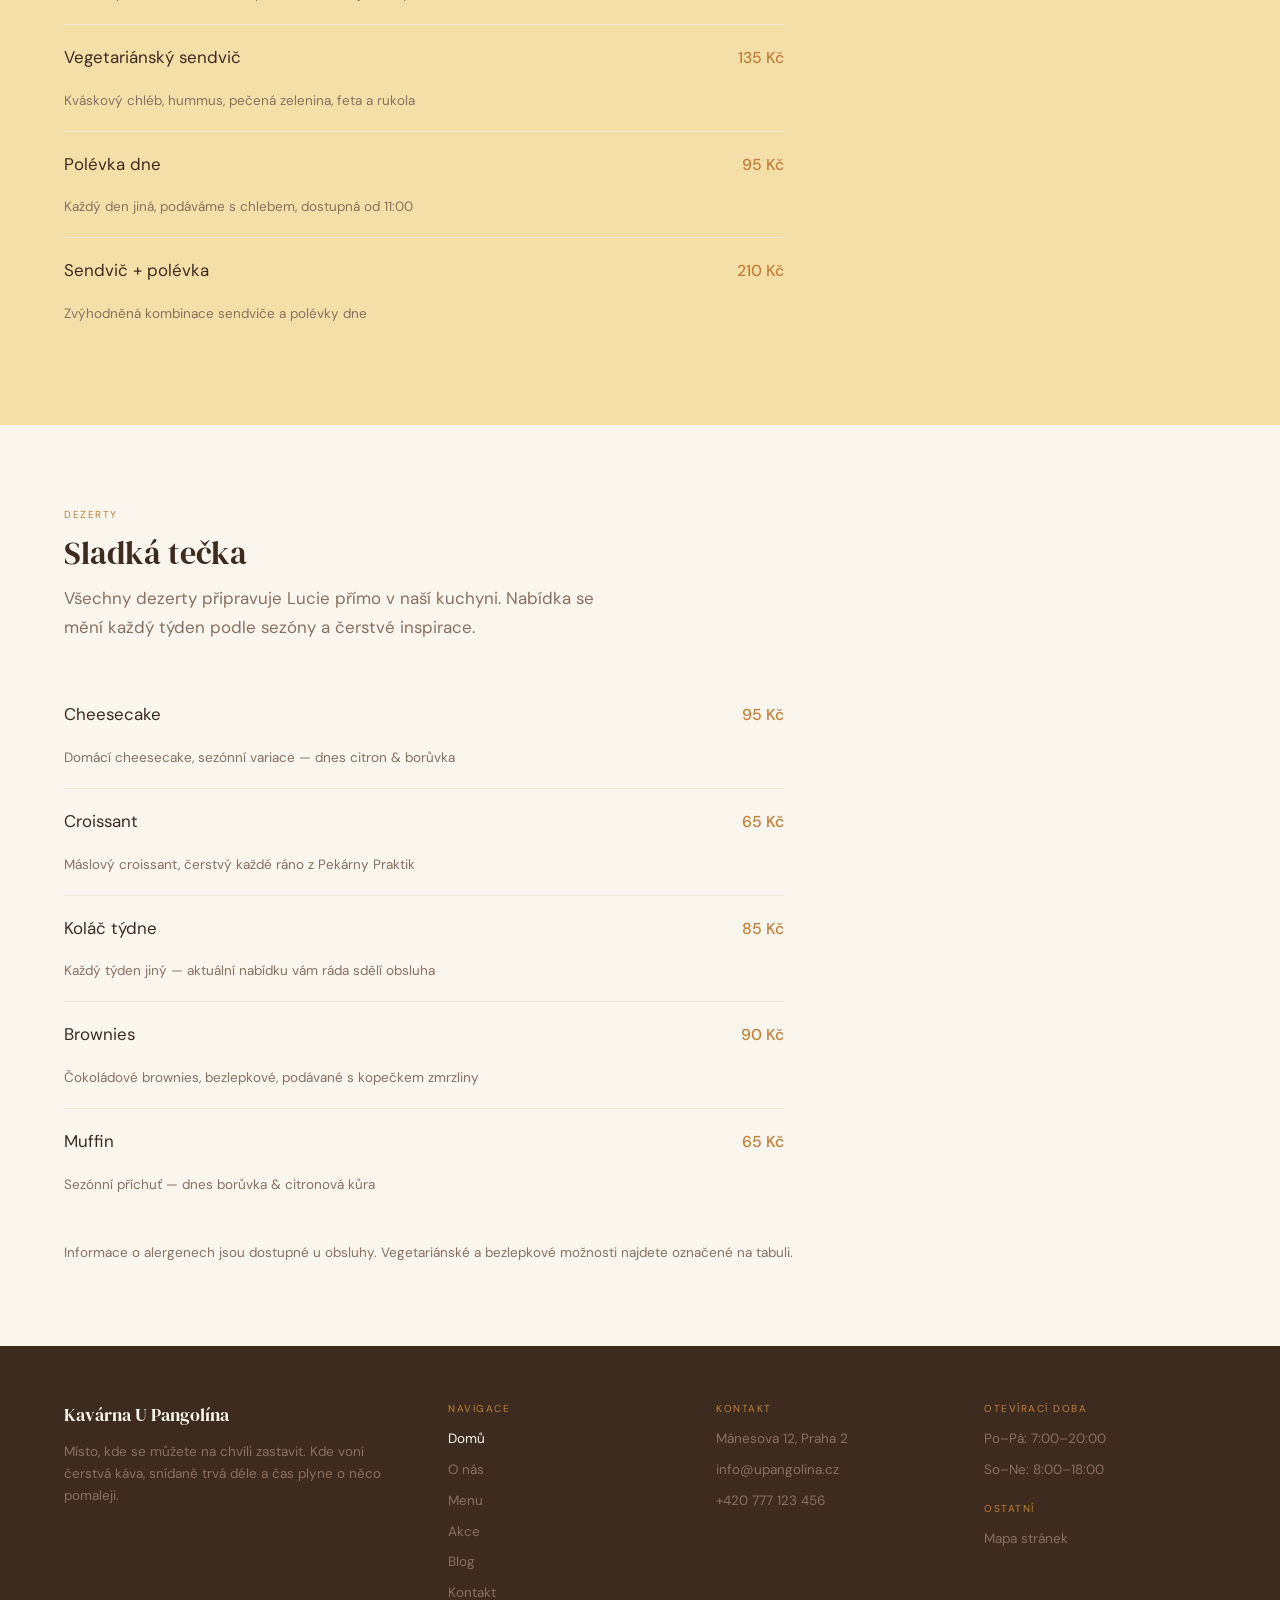
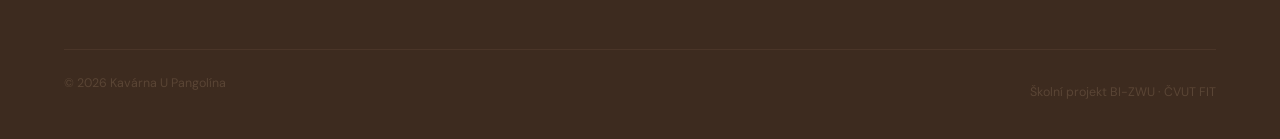
<file: menu-jidlo.html>
<!DOCTYPE html>
<html lang="cs">
<head>
  <meta charset="UTF-8">
  <meta name="viewport" content="width=device-width, initial-scale=1.0">
  <meta name="description" content="Nabídka jídla a dezertů kavárny U Pangolína — snídaně, avocado toast, sendviče, domácí cheesecake a sezónní moučníky.">
  <meta name="keywords" content="jídlo, dezerty, snídaně, cheesecake, sendviče, avocado toast, kavárna, Praha">
  <title>Jídlo &amp; dezerty — Kavárna U Pangolína</title>
  <link rel="stylesheet" href="style.css">
</head>
<body>

  <!-- Navigace -->
  <nav class="site-nav">
    <div class="container">
      <input type="checkbox" id="nav-toggle" class="nav-toggle">
      <a href="index.html" class="nav-logo" aria-label="Kavárna U Pangolína — domovská stránka">
        <img src="img/logo.png" alt="Logo Kavárny U Pangolína" class="nav-logo-img">
        <span class="nav-logo-name">Kavárna U Pangolína</span>
      </a>
      <label for="nav-toggle" class="nav-toggle-label" aria-label="Otevřít navigaci">
        <span></span>
        <span></span>
        <span></span>
      </label>
      <ul class="nav-links">
        <li><a href="index.html">Domů</a></li>
        <li><a href="o-nas.html">O nás</a></li>
        <li><a href="menu.html" class="active">Menu</a></li>
        <li><a href="akce.html">Akce</a></li>
        <li><a href="blog.html">Blog</a></li>
        <li><a href="kontakt.html">Kontakt</a></li>
      </ul>
    </div>
  </nav>

  <!-- Drobečková navigace -->
  <nav class="breadcrumb" aria-label="Drobečková navigace">
    <div class="container">
      <a href="index.html">Domů</a>
      <span class="sep">›</span>
      <a href="menu.html">Menu</a>
      <span class="sep">›</span>
      Jídlo &amp; dezerty
    </div>
  </nav>

  <!-- Page header -->
  <header class="dark-header">
    <div class="container">
      <p class="eyebrow">Menu — jídlo</p>
      <h1>Jídlo &amp; dezerty</h1>
      <p class="lead lead-light">Snídaně servírujeme po celý den. Lehké obědy podáváme od 11:00 do vyprodání.</p>
    </div>
  </header>

  <!-- Snídaně -->
  <section class="section section-white">
    <div class="container">
      <div class="section-intro">
        <p class="eyebrow">Snídaně</p>
        <h2>Snídejte u nás</h2>
        <p class="lead">Vaříme z čerstvých surovin od lokálních dodavatelů. Chléb a pečivo nám každé ráno vozí Pekárna Praktik.</p>
      </div>
      <ul class="menu-list">
        <li class="menu-item">
          <div>
            <p class="menu-item-name">Avocado toast</p>
            <p class="menu-item-desc">Kváskový chléb, avokádo, cherry rajčátka, vejce, chilli a limetka</p>
          </div>
          <span class="menu-item-price">175 Kč</span>
        </li>
        <li class="menu-item">
          <div>
            <p class="menu-item-name">Snídaňový talíř</p>
            <p class="menu-item-desc">Vejce podle výběru, sýr, čerstvá zelenina a chléb z místní pekárny</p>
          </div>
          <span class="menu-item-price">195 Kč</span>
        </li>
        <li class="menu-item">
          <div>
            <p class="menu-item-name">Granola bowl</p>
            <p class="menu-item-desc">Domácí granola, bílý jogurt, sezónní ovoce a med</p>
          </div>
          <span class="menu-item-price">125 Kč</span>
        </li>
        <li class="menu-item">
          <div>
            <p class="menu-item-name">Vejce Benedict</p>
            <p class="menu-item-desc">Pošírovaná vejce, šunka, holandská omáčka a toastový chléb</p>
          </div>
          <span class="menu-item-price">185 Kč</span>
        </li>
        <li class="menu-item">
          <div>
            <p class="menu-item-name">Overnight oats</p>
            <p class="menu-item-desc">Ovesné vločky, chia semínka, kokosové mléko a sezónní ovoce</p>
          </div>
          <span class="menu-item-price">115 Kč</span>
        </li>
      </ul>
    </div>
  </section>

  <!-- Obědy -->
  <section class="section section-latte">
    <div class="container">
      <div class="section-intro">
        <p class="eyebrow">Obědy</p>
        <h2>Lehké obědy</h2>
        <p class="lead">Podáváme od 11:00 do vyprodání. Sendviče připravujeme na kváskovém chlebu z lokální pekárny.</p>
      </div>
      <ul class="menu-list">
        <li class="menu-item">
          <div>
            <p class="menu-item-name">Sendvič se šunkou</p>
            <p class="menu-item-desc">Kváskový chléb, šunka, rukola, pesto, sušená rajčata a parmazán</p>
          </div>
          <span class="menu-item-price">145 Kč</span>
        </li>
        <li class="menu-item">
          <div>
            <p class="menu-item-name">Vegetariánský sendvič</p>
            <p class="menu-item-desc">Kváskový chléb, hummus, pečená zelenina, feta a rukola</p>
          </div>
          <span class="menu-item-price">135 Kč</span>
        </li>
        <li class="menu-item">
          <div>
            <p class="menu-item-name">Polévka dne</p>
            <p class="menu-item-desc">Každý den jiná, podáváme s chlebem, dostupná od 11:00</p>
          </div>
          <span class="menu-item-price">95 Kč</span>
        </li>
        <li class="menu-item">
          <div>
            <p class="menu-item-name">Sendvič + polévka</p>
            <p class="menu-item-desc">Zvýhodněná kombinace sendviče a polévky dne</p>
          </div>
          <span class="menu-item-price">210 Kč</span>
        </li>
      </ul>
    </div>
  </section>

  <!-- Dezerty -->
  <section class="section section-white">
    <div class="container">
      <div class="section-intro">
        <p class="eyebrow">Dezerty</p>
        <h2>Sladká tečka</h2>
        <p class="lead">Všechny dezerty připravuje Lucie přímo v naší kuchyni. Nabídka se mění každý týden podle sezóny a čerstvé inspirace.</p>
      </div>
      <ul class="menu-list">
        <li class="menu-item">
          <div>
            <p class="menu-item-name">Cheesecake</p>
            <p class="menu-item-desc">Domácí cheesecake, sezónní variace — dnes citron &amp; borůvka</p>
          </div>
          <span class="menu-item-price">95 Kč</span>
        </li>
        <li class="menu-item">
          <div>
            <p class="menu-item-name">Croissant</p>
            <p class="menu-item-desc">Máslový croissant, čerstvý každé ráno z Pekárny Praktik</p>
          </div>
          <span class="menu-item-price">65 Kč</span>
        </li>
        <li class="menu-item">
          <div>
            <p class="menu-item-name">Koláč týdne</p>
            <p class="menu-item-desc">Každý týden jiný — aktuální nabídku vám ráda sdělí obsluha</p>
          </div>
          <span class="menu-item-price">85 Kč</span>
        </li>
        <li class="menu-item">
          <div>
            <p class="menu-item-name">Brownies</p>
            <p class="menu-item-desc">Čokoládové brownies, bezlepkové, podávané s kopečkem zmrzliny</p>
          </div>
          <span class="menu-item-price">90 Kč</span>
        </li>
        <li class="menu-item">
          <div>
            <p class="menu-item-name">Muffin</p>
            <p class="menu-item-desc">Sezónní příchuť — dnes borůvka &amp; citronová kůra</p>
          </div>
          <span class="menu-item-price">65 Kč</span>
        </li>
      </ul>
      <p class="note">Informace o alergenech jsou dostupné u obsluhy. Vegetariánské a bezlepkové možnosti najdete označené na tabuli.</p>
    </div>
  </section>

  <!-- Zápatí -->
  <footer class="site-footer">
    <div class="container">
      <div class="footer-grid">
        <div>
          <p class="footer-brand">Kavárna U Pangolína</p>
          <p class="footer-tagline">Místo, kde se můžete na chvíli zastavit. Kde voní čerstvá káva, snídaně trvá déle a čas plyne o něco pomaleji.</p>
        </div>
        <div class="footer-col">
          <p class="eyebrow">Navigace</p>
          <a aria-current="page" style="color: var(--white-bg);">Domů</a>
          <a href="o-nas.html">O nás</a>
          <a href="menu.html">Menu</a>
          <a href="akce.html">Akce</a>
          <a href="blog.html">Blog</a>
          <a href="kontakt.html">Kontakt</a>
        </div>
        <div class="footer-col">
          <p class="eyebrow">Kontakt</p>
          <a href="kontakt.html">Mánesova 12, Praha 2</a>
          <a href="mailto:info@upangolina.cz">info@upangolina.cz</a>
          <a href="tel:+420777123456">+420 777 123 456</a>
        </div>
        <div class="footer-col">
          <p class="eyebrow">Otevírací doba</p>
          <a>Po–Pá: 7:00–20:00</a>
          <a>So–Ne: 8:00–18:00</a>
          <p class="eyebrow" style="margin-top: 1rem;">Ostatní</p>
          <a href="mapa-stranek.html">Mapa stránek</a>
        </div>
      </div>
      <div class="footer-bottom">
        <p class="footer-copy">© 2026 Kavárna U Pangolína</p>
        <p class="footer-copy">Školní projekt BI-ZWU · ČVUT FIT</p>
      </div>
    </div>
  </footer>

</body>
</html>
</file>
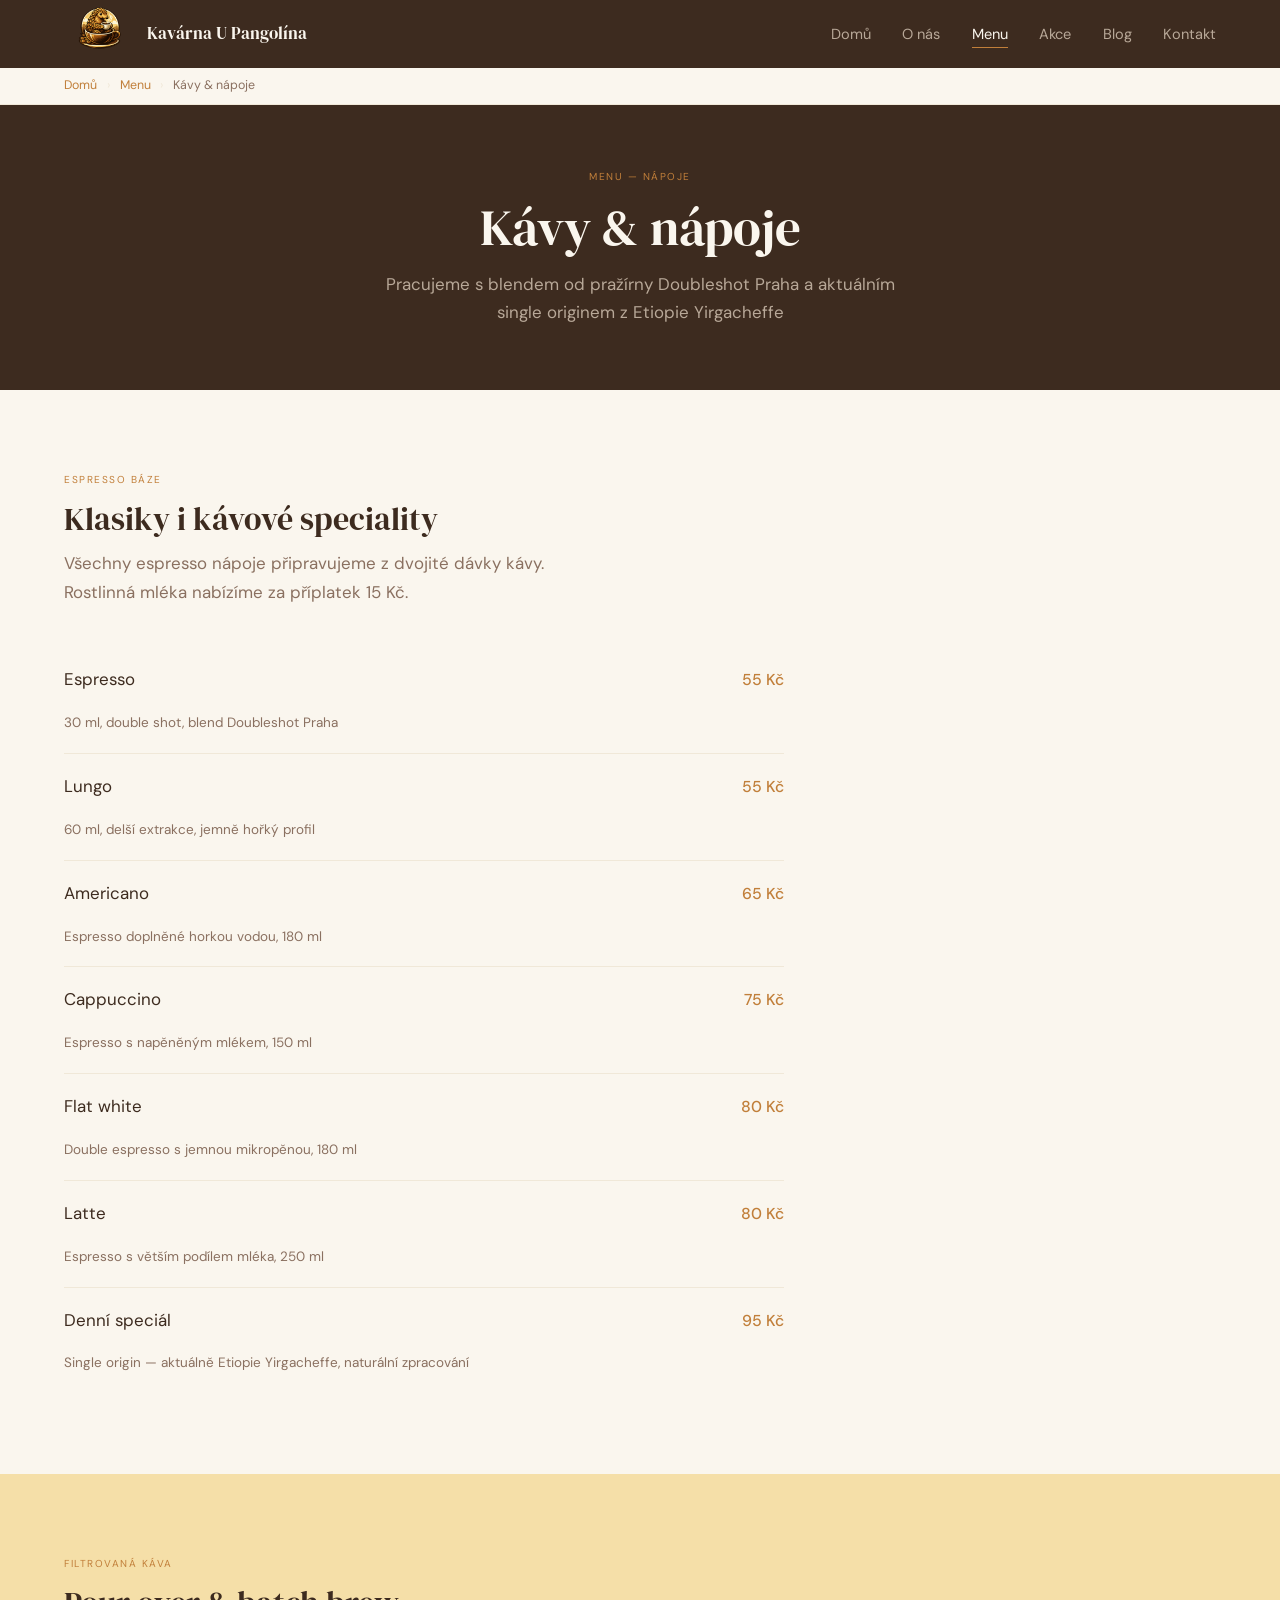
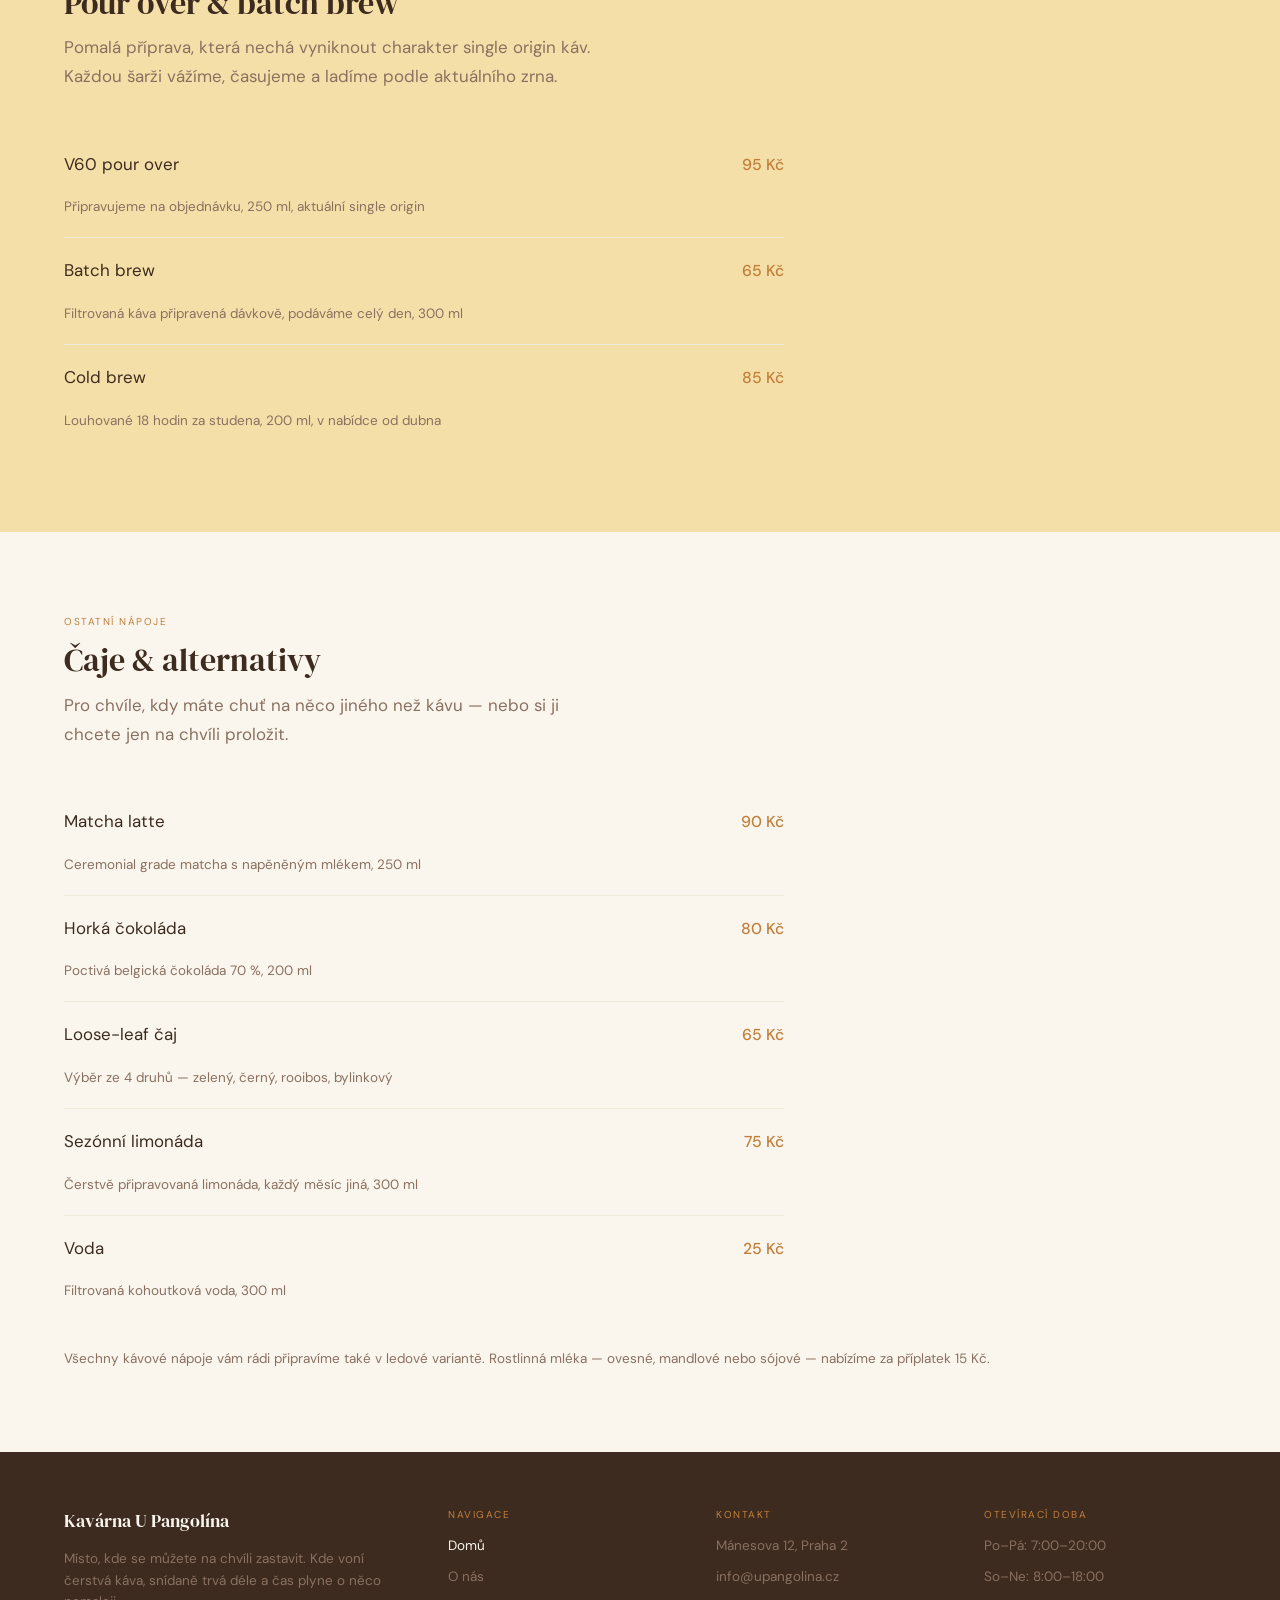
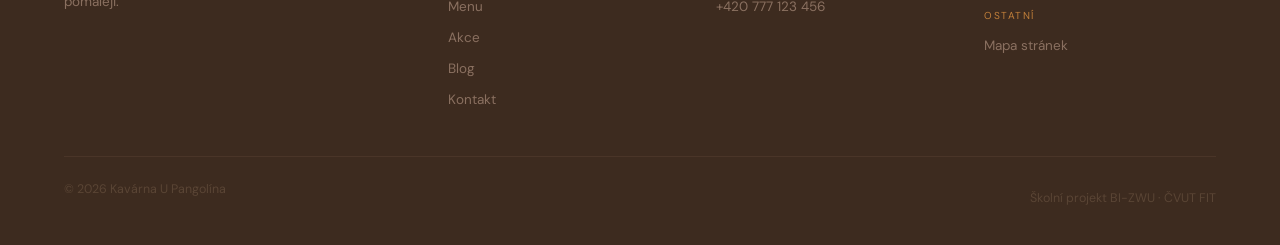
<file: menu-napoje.html>
<!DOCTYPE html>
<html lang="cs">
<head>
  <meta charset="UTF-8">
  <meta name="viewport" content="width=device-width, initial-scale=1.0">
  <meta name="description" content="Nabídka nápojů kavárny U Pangolína — espresso, cappuccino, flat white, filtrovaná káva, čaje a sezónní limonády.">
  <meta name="keywords" content="káva, nápoje, espresso, cappuccino, flat white, filtr, matcha, čaj, Praha">
  <title>Kávy &amp; nápoje — Kavárna U Pangolína</title>
  <link rel="stylesheet" href="style.css">
</head>
<body>

  <!-- Navigace -->
  <nav class="site-nav">
    <div class="container">
      <input type="checkbox" id="nav-toggle" class="nav-toggle">
      <a href="index.html" class="nav-logo" aria-label="Kavárna U Pangolína — domovská stránka">
        <img src="img/logo.png" alt="Logo Kavárny U Pangolína" class="nav-logo-img">
        <span class="nav-logo-name">Kavárna U Pangolína</span>
      </a>
      <label for="nav-toggle" class="nav-toggle-label" aria-label="Otevřít navigaci">
        <span></span>
        <span></span>
        <span></span>
      </label>
      <ul class="nav-links">
        <li><a href="index.html">Domů</a></li>
        <li><a href="o-nas.html">O nás</a></li>
        <li><a href="menu.html" class="active">Menu</a></li>
        <li><a href="akce.html">Akce</a></li>
        <li><a href="blog.html">Blog</a></li>
        <li><a href="kontakt.html">Kontakt</a></li>
      </ul>
    </div>
  </nav>

  <!-- Drobečková navigace -->
  <nav class="breadcrumb" aria-label="Drobečková navigace">
    <div class="container">
      <a href="index.html">Domů</a>
      <span class="sep">›</span>
      <a href="menu.html">Menu</a>
      <span class="sep">›</span>
      Kávy &amp; nápoje
    </div>
  </nav>

  <!-- Page header -->
  <header class="dark-header">
    <div class="container">
      <p class="eyebrow">Menu — nápoje</p>
      <h1>Kávy &amp; nápoje</h1>
      <p class="lead lead-light">Pracujeme s blendem od pražírny Doubleshot Praha a aktuálním single originem z Etiopie Yirgacheffe</p>
    </div>
  </header>

  <!-- Espresso báze -->
  <section class="section section-white">
    <div class="container">
      <div class="section-intro">
        <p class="eyebrow">Espresso báze</p>
        <h2>Klasiky i kávové speciality</h2>
        <p class="lead">Všechny espresso nápoje připravujeme z dvojité dávky kávy. Rostlinná mléka nabízíme za příplatek 15 Kč.</p>
      </div>
      <ul class="menu-list">
        <li class="menu-item">
          <div>
            <p class="menu-item-name">Espresso</p>
            <p class="menu-item-desc">30 ml, double shot, blend Doubleshot Praha</p>
          </div>
          <span class="menu-item-price">55 Kč</span>
        </li>
        <li class="menu-item">
          <div>
            <p class="menu-item-name">Lungo</p>
            <p class="menu-item-desc">60 ml, delší extrakce, jemně hořký profil</p>
          </div>
          <span class="menu-item-price">55 Kč</span>
        </li>
        <li class="menu-item">
          <div>
            <p class="menu-item-name">Americano</p>
            <p class="menu-item-desc">Espresso doplněné horkou vodou, 180 ml</p>
          </div>
          <span class="menu-item-price">65 Kč</span>
        </li>
        <li class="menu-item">
          <div>
            <p class="menu-item-name">Cappuccino</p>
            <p class="menu-item-desc">Espresso s napěněným mlékem, 150 ml</p>
          </div>
          <span class="menu-item-price">75 Kč</span>
        </li>
        <li class="menu-item">
          <div>
            <p class="menu-item-name">Flat white</p>
            <p class="menu-item-desc">Double espresso s jemnou mikropěnou, 180 ml</p>
          </div>
          <span class="menu-item-price">80 Kč</span>
        </li>
        <li class="menu-item">
          <div>
            <p class="menu-item-name">Latte</p>
            <p class="menu-item-desc">Espresso s větším podílem mléka, 250 ml</p>
          </div>
          <span class="menu-item-price">80 Kč</span>
        </li>
        <li class="menu-item">
          <div>
            <p class="menu-item-name">Denní speciál</p>
            <p class="menu-item-desc">Single origin — aktuálně Etiopie Yirgacheffe, naturální zpracování</p>
          </div>
          <span class="menu-item-price">95 Kč</span>
        </li>
      </ul>
    </div>
  </section>

  <!-- Filtrovaná káva -->
  <section class="section section-latte">
    <div class="container">
      <div class="section-intro">
        <p class="eyebrow">Filtrovaná káva</p>
        <h2>Pour over &amp; batch brew</h2>
        <p class="lead">Pomalá příprava, která nechá vyniknout charakter single origin káv. Každou šarži vážíme, časujeme a ladíme podle aktuálního zrna.</p>
      </div>
      <ul class="menu-list">
        <li class="menu-item">
          <div>
            <p class="menu-item-name">V60 pour over</p>
            <p class="menu-item-desc">Připravujeme na objednávku, 250 ml, aktuální single origin</p>
          </div>
          <span class="menu-item-price">95 Kč</span>
        </li>
        <li class="menu-item">
          <div>
            <p class="menu-item-name">Batch brew</p>
            <p class="menu-item-desc">Filtrovaná káva připravená dávkově, podáváme celý den, 300 ml</p>
          </div>
          <span class="menu-item-price">65 Kč</span>
        </li>
        <li class="menu-item">
          <div>
            <p class="menu-item-name">Cold brew</p>
            <p class="menu-item-desc">Louhované 18 hodin za studena, 200 ml, v nabídce od dubna</p>
          </div>
          <span class="menu-item-price">85 Kč</span>
        </li>
      </ul>
    </div>
  </section>

  <!-- Ostatní nápoje -->
  <section class="section section-white">
    <div class="container">
      <div class="section-intro">
        <p class="eyebrow">Ostatní nápoje</p>
        <h2>Čaje &amp; alternativy</h2>
        <p class="lead">Pro chvíle, kdy máte chuť na něco jiného než kávu — nebo si ji chcete jen na chvíli proložit.</p>
      </div>
      <ul class="menu-list">
        <li class="menu-item">
          <div>
            <p class="menu-item-name">Matcha latte</p>
            <p class="menu-item-desc">Ceremonial grade matcha s napěněným mlékem, 250 ml</p>
          </div>
          <span class="menu-item-price">90 Kč</span>
        </li>
        <li class="menu-item">
          <div>
            <p class="menu-item-name">Horká čokoláda</p>
            <p class="menu-item-desc">Poctivá belgická čokoláda 70 %, 200 ml</p>
          </div>
          <span class="menu-item-price">80 Kč</span>
        </li>
        <li class="menu-item">
          <div>
            <p class="menu-item-name">Loose-leaf čaj</p>
            <p class="menu-item-desc">Výběr ze 4 druhů — zelený, černý, rooibos, bylinkový</p>
          </div>
          <span class="menu-item-price">65 Kč</span>
        </li>
        <li class="menu-item">
          <div>
            <p class="menu-item-name">Sezónní limonáda</p>
            <p class="menu-item-desc">Čerstvě připravovaná limonáda, každý měsíc jiná, 300 ml</p>
          </div>
          <span class="menu-item-price">75 Kč</span>
        </li>
        <li class="menu-item">
          <div>
            <p class="menu-item-name">Voda</p>
            <p class="menu-item-desc">Filtrovaná kohoutková voda, 300 ml</p>
          </div>
          <span class="menu-item-price">25 Kč</span>
        </li>
      </ul>
      <p class="note">Všechny kávové nápoje vám rádi připravíme také v ledové variantě. Rostlinná mléka — ovesné, mandlové nebo sójové — nabízíme za příplatek 15 Kč.</p>
    </div>
  </section>

  <!-- Zápatí -->
  <footer class="site-footer">
    <div class="container">
      <div class="footer-grid">
        <div>
          <p class="footer-brand">Kavárna U Pangolína</p>
          <p class="footer-tagline">Místo, kde se můžete na chvíli zastavit. Kde voní čerstvá káva, snídaně trvá déle a čas plyne o něco pomaleji.</p>
        </div>
        <div class="footer-col">
          <p class="eyebrow">Navigace</p>
          <a aria-current="page" style="color: var(--white-bg);">Domů</a>
          <a href="o-nas.html">O nás</a>
          <a href="menu.html">Menu</a>
          <a href="akce.html">Akce</a>
          <a href="blog.html">Blog</a>
          <a href="kontakt.html">Kontakt</a>
        </div>
        <div class="footer-col">
          <p class="eyebrow">Kontakt</p>
          <a href="kontakt.html">Mánesova 12, Praha 2</a>
          <a href="mailto:info@upangolina.cz">info@upangolina.cz</a>
          <a href="tel:+420777123456">+420 777 123 456</a>
        </div>
        <div class="footer-col">
          <p class="eyebrow">Otevírací doba</p>
          <a>Po–Pá: 7:00–20:00</a>
          <a>So–Ne: 8:00–18:00</a>
          <p class="eyebrow" style="margin-top: 1rem;">Ostatní</p>
          <a href="mapa-stranek.html">Mapa stránek</a>
        </div>
      </div>
      <div class="footer-bottom">
        <p class="footer-copy">© 2026 Kavárna U Pangolína</p>
        <p class="footer-copy">Školní projekt BI-ZWU · ČVUT FIT</p>
      </div>
    </div>
  </footer>

</body>
</html>
</file>
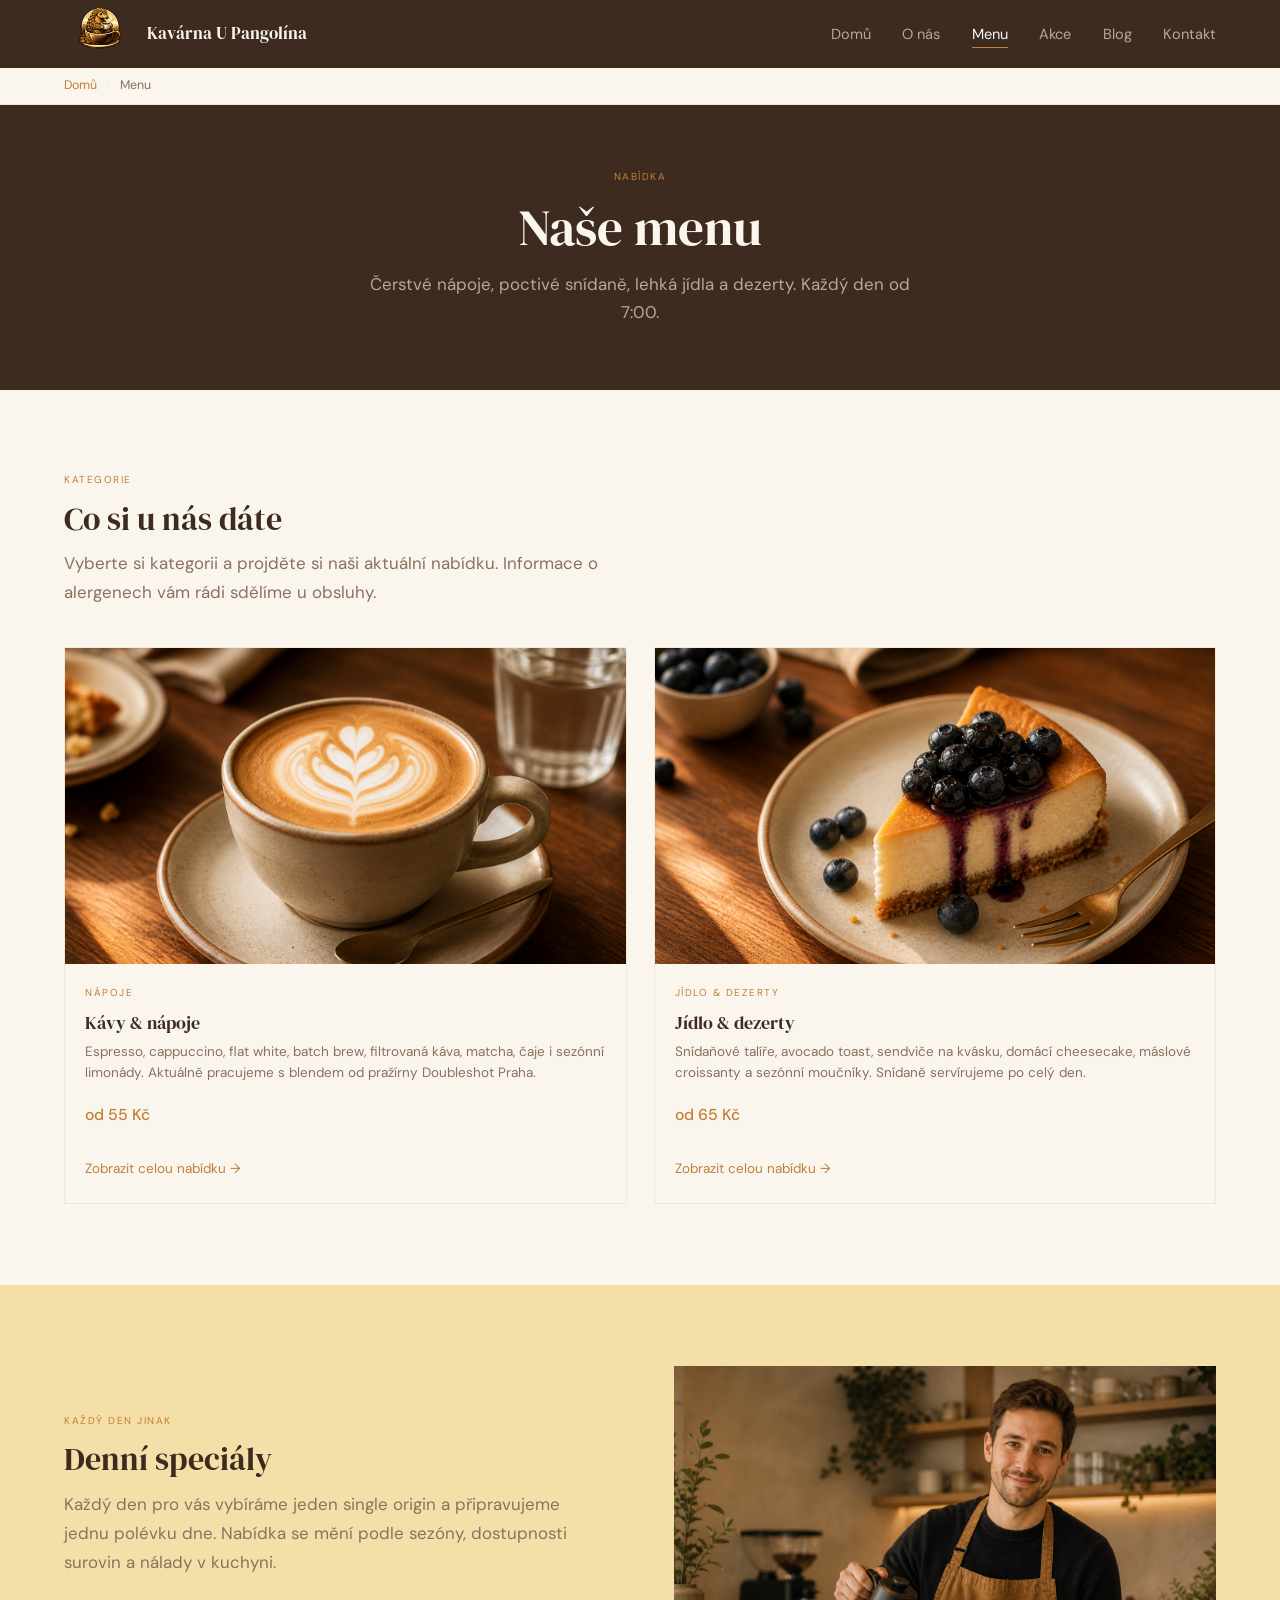
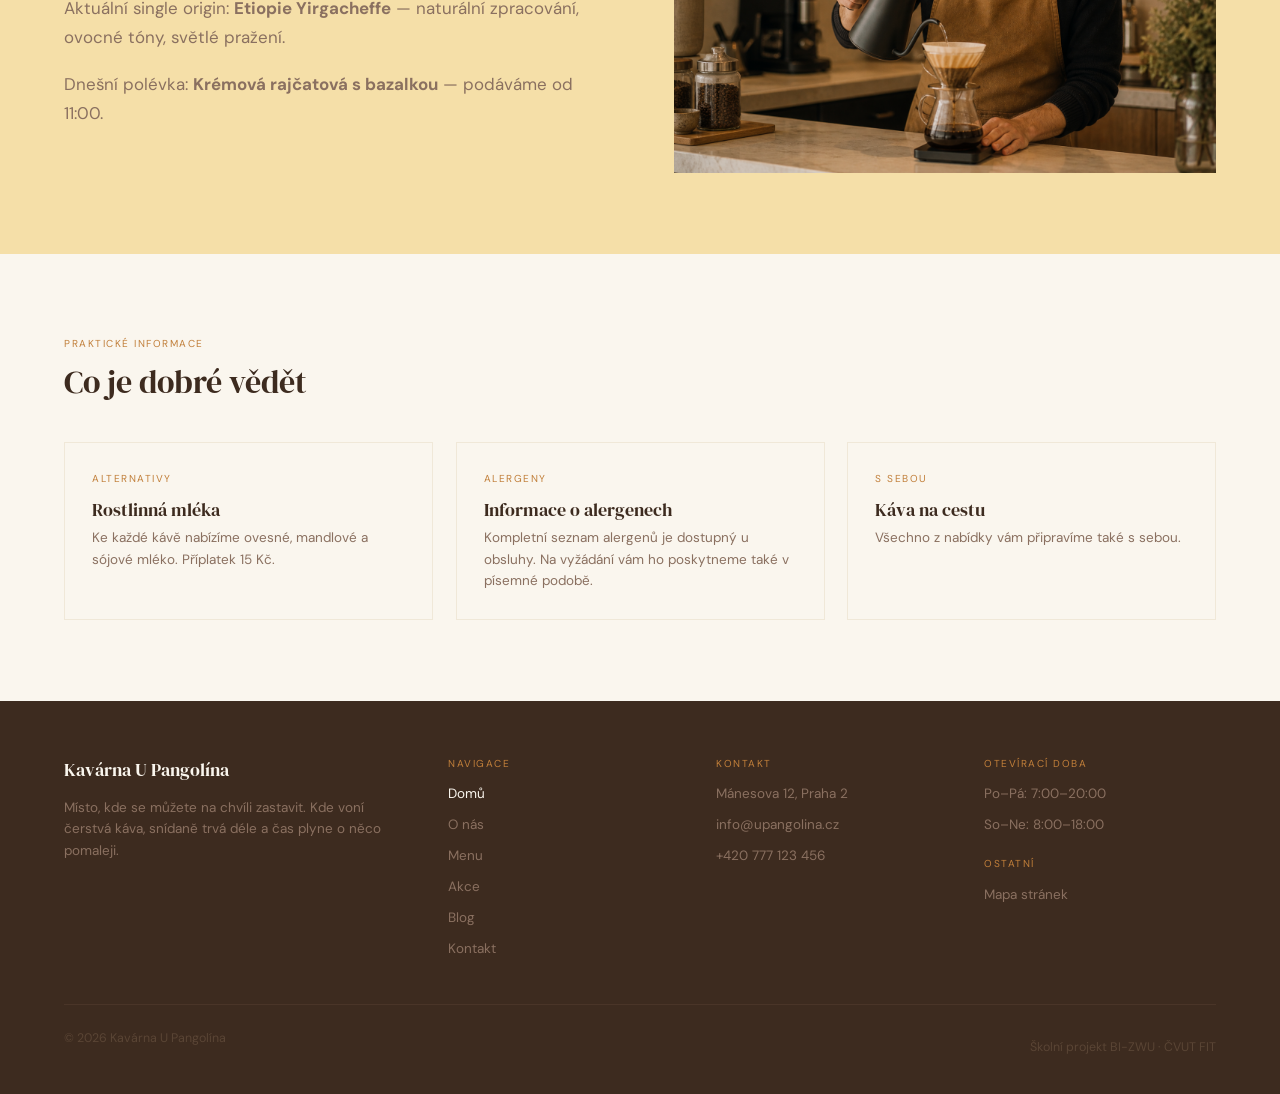
<file: menu.html>
<!DOCTYPE html>
<html lang="cs">
<head>
  <meta charset="UTF-8">
  <meta name="viewport" content="width=device-width, initial-scale=1.0">
  <meta name="description" content="Nabídka kavárny U Pangolína — kávy, nápoje, snídaně, obědy a domácí dezerty. Vše čerstvě připravené každý den.">
  <meta name="keywords" content="menu, kavárna, káva, dezerty, snídaně, obědy, Praha">
  <title>Menu — Kavárna U Pangolína</title>
  <link rel="stylesheet" href="style.css">
</head>
<body>

  <!-- Navigace -->
  <nav class="site-nav">
    <div class="container">
      <input type="checkbox" id="nav-toggle" class="nav-toggle">
      <a href="index.html" class="nav-logo" aria-label="Kavárna U Pangolína — domovská stránka">
        <img src="img/logo.png" alt="Logo Kavárny U Pangolína" class="nav-logo-img">
        <span class="nav-logo-name">Kavárna U Pangolína</span>
      </a>
      <label for="nav-toggle" class="nav-toggle-label" aria-label="Otevřít navigaci">
        <span></span>
        <span></span>
        <span></span>
      </label>
      <ul class="nav-links">
        <li><a href="index.html">Domů</a></li>
        <li><a href="o-nas.html">O nás</a></li>
        <li><a class="active" aria-current="page">Menu</a></li>
        <li><a href="akce.html">Akce</a></li>
        <li><a href="blog.html">Blog</a></li>
        <li><a href="kontakt.html">Kontakt</a></li>
      </ul>
    </div>
  </nav>

  <!-- Drobečková navigace -->
  <nav class="breadcrumb" aria-label="Drobečková navigace">
    <div class="container">
      <a href="index.html">Domů</a>
      <span class="sep">›</span>
      Menu
    </div>
  </nav>

  <!-- Page header -->
  <header class="dark-header">
    <div class="container">
      <p class="eyebrow">Nabídka</p>
      <h1>Naše menu</h1>
      <p class="lead lead-light">Čerstvé nápoje, poctivé snídaně, lehká jídla a dezerty. Každý den od 7:00.</p>
    </div>
  </header>

  <!-- Kategorie -->
  <section class="section section-white">
    <div class="container">
      <div class="section-intro">
        <p class="eyebrow">Kategorie</p>
        <h2>Co si u nás dáte</h2>
        <p class="lead">Vyberte si kategorii a projděte si naši aktuální nabídku. Informace o alergenech vám rádi sdělíme u obsluhy.</p>
      </div>
      <div class="grid-2">

        <article class="card">
          <img src="img/menu-napoje.jpg" alt="Výběr kávových nápojů — espresso, latte a filtrovaná káva" class="card-img">
          <div class="card-body">
            <p class="eyebrow">Nápoje</p>
            <h2 class="card-title">Kávy &amp; nápoje</h2>
            <p class="card-desc">Espresso, cappuccino, flat white, batch brew, filtrovaná káva, matcha, čaje i sezónní limonády. Aktuálně pracujeme s blendem od pražírny Doubleshot Praha.</p>
            <p class="card-price">od 55 Kč</p>
            <a href="menu-napoje.html" class="card-link">Zobrazit celou nabídku →</a>
          </div>
        </article>

        <article class="card">
          <img src="img/menu-jidlo.jpg" alt="Snídaňový talíř s vejci, zeleninou a chlebem" class="card-img">
          <div class="card-body">
            <p class="eyebrow">Jídlo &amp; dezerty</p>
            <h2 class="card-title">Jídlo &amp; dezerty</h2>
            <p class="card-desc">Snídaňové talíře, avocado toast, sendviče na kvásku, domácí cheesecake, máslové croissanty a sezónní moučníky. Snídaně servírujeme po celý den.</p>
            <p class="card-price">od 65 Kč</p>
            <a href="menu-jidlo.html" class="card-link">Zobrazit celou nabídku →</a>
          </div>
        </article>

      </div>
    </div>
  </section>

  <!-- Denní speciál -->
  <section class="section section-latte">
    <div class="container">
      <div class="two-col">
        <div>
          <p class="eyebrow">Každý den jinak</p>
          <h2>Denní speciály</h2>
          <p class="lead">Každý den pro vás vybíráme jeden single origin a připravujeme jednu polévku dne. Nabídka se mění podle sezóny, dostupnosti surovin a nálady v kuchyni.</p>
          <p class="lead">Aktuální single origin: <strong>Etiopie Yirgacheffe</strong> — naturální zpracování, ovocné tóny, světlé pražení.</p>
          <p class="lead">Dnešní polévka: <strong>Krémová rajčatová s bazalkou</strong> — podáváme od 11:00.</p>
        </div>
        <div class="img-block">
          <img src="img/menu-special.jpg" alt="Barista připravuje single origin filtrovanou kávu metodou pour over">
        </div>
      </div>
    </div>
  </section>

  <!-- Informace -->
  <section class="section section-white">
    <div class="container">
      <div class="section-intro">
        <p class="eyebrow">Praktické informace</p>
        <h2>Co je dobré vědět</h2>
      </div>
      <div class="grid-3">

        <article class="card">
          <div class="card-body" style="padding: 1.5rem;">
            <p class="eyebrow">Alternativy</p>
            <h3 class="card-title">Rostlinná mléka</h3>
            <p class="card-desc">Ke každé kávě nabízíme ovesné, mandlové a sójové mléko. Příplatek 15 Kč.</p>
          </div>
        </article>

        <article class="card">
          <div class="card-body" style="padding: 1.5rem;">
            <p class="eyebrow">Alergeny</p>
            <h3 class="card-title">Informace o alergenech</h3>
            <p class="card-desc">Kompletní seznam alergenů je dostupný u obsluhy. Na vyžádání vám ho poskytneme také v písemné podobě.</p>
          </div>
        </article>

        <article class="card">
          <div class="card-body" style="padding: 1.5rem;">
            <p class="eyebrow">S sebou</p>
            <h3 class="card-title">Káva na cestu</h3>
            <p class="card-desc">Všechno z nabídky vám připravíme také s sebou.</p>
          </div>
        </article>

      </div>
    </div>
  </section>

  <!-- Zápatí -->
  <footer class="site-footer">
    <div class="container">
      <div class="footer-grid">
        <div>
          <p class="footer-brand">Kavárna U Pangolína</p>
          <p class="footer-tagline">Místo, kde se můžete na chvíli zastavit. Kde voní čerstvá káva, snídaně trvá déle a čas plyne o něco pomaleji.</p>
        </div>
        <div class="footer-col">
          <p class="eyebrow">Navigace</p>
          <a aria-current="page" style="color: var(--white-bg);">Domů</a>
          <a href="o-nas.html">O nás</a>
          <a href="menu.html">Menu</a>
          <a href="akce.html">Akce</a>
          <a href="blog.html">Blog</a>
          <a href="kontakt.html">Kontakt</a>
        </div>
        <div class="footer-col">
          <p class="eyebrow">Kontakt</p>
          <a href="kontakt.html">Mánesova 12, Praha 2</a>
          <a href="mailto:info@upangolina.cz">info@upangolina.cz</a>
          <a href="tel:+420777123456">+420 777 123 456</a>
        </div>
        <div class="footer-col">
          <p class="eyebrow">Otevírací doba</p>
          <a>Po–Pá: 7:00–20:00</a>
          <a>So–Ne: 8:00–18:00</a>
          <p class="eyebrow" style="margin-top: 1rem;">Ostatní</p>
          <a href="mapa-stranek.html">Mapa stránek</a>
        </div>
      </div>
      <div class="footer-bottom">
        <p class="footer-copy">© 2026 Kavárna U Pangolína</p>
        <p class="footer-copy">Školní projekt BI-ZWU · ČVUT FIT</p>
      </div>
    </div>
  </footer>

</body>
</html>
</file>
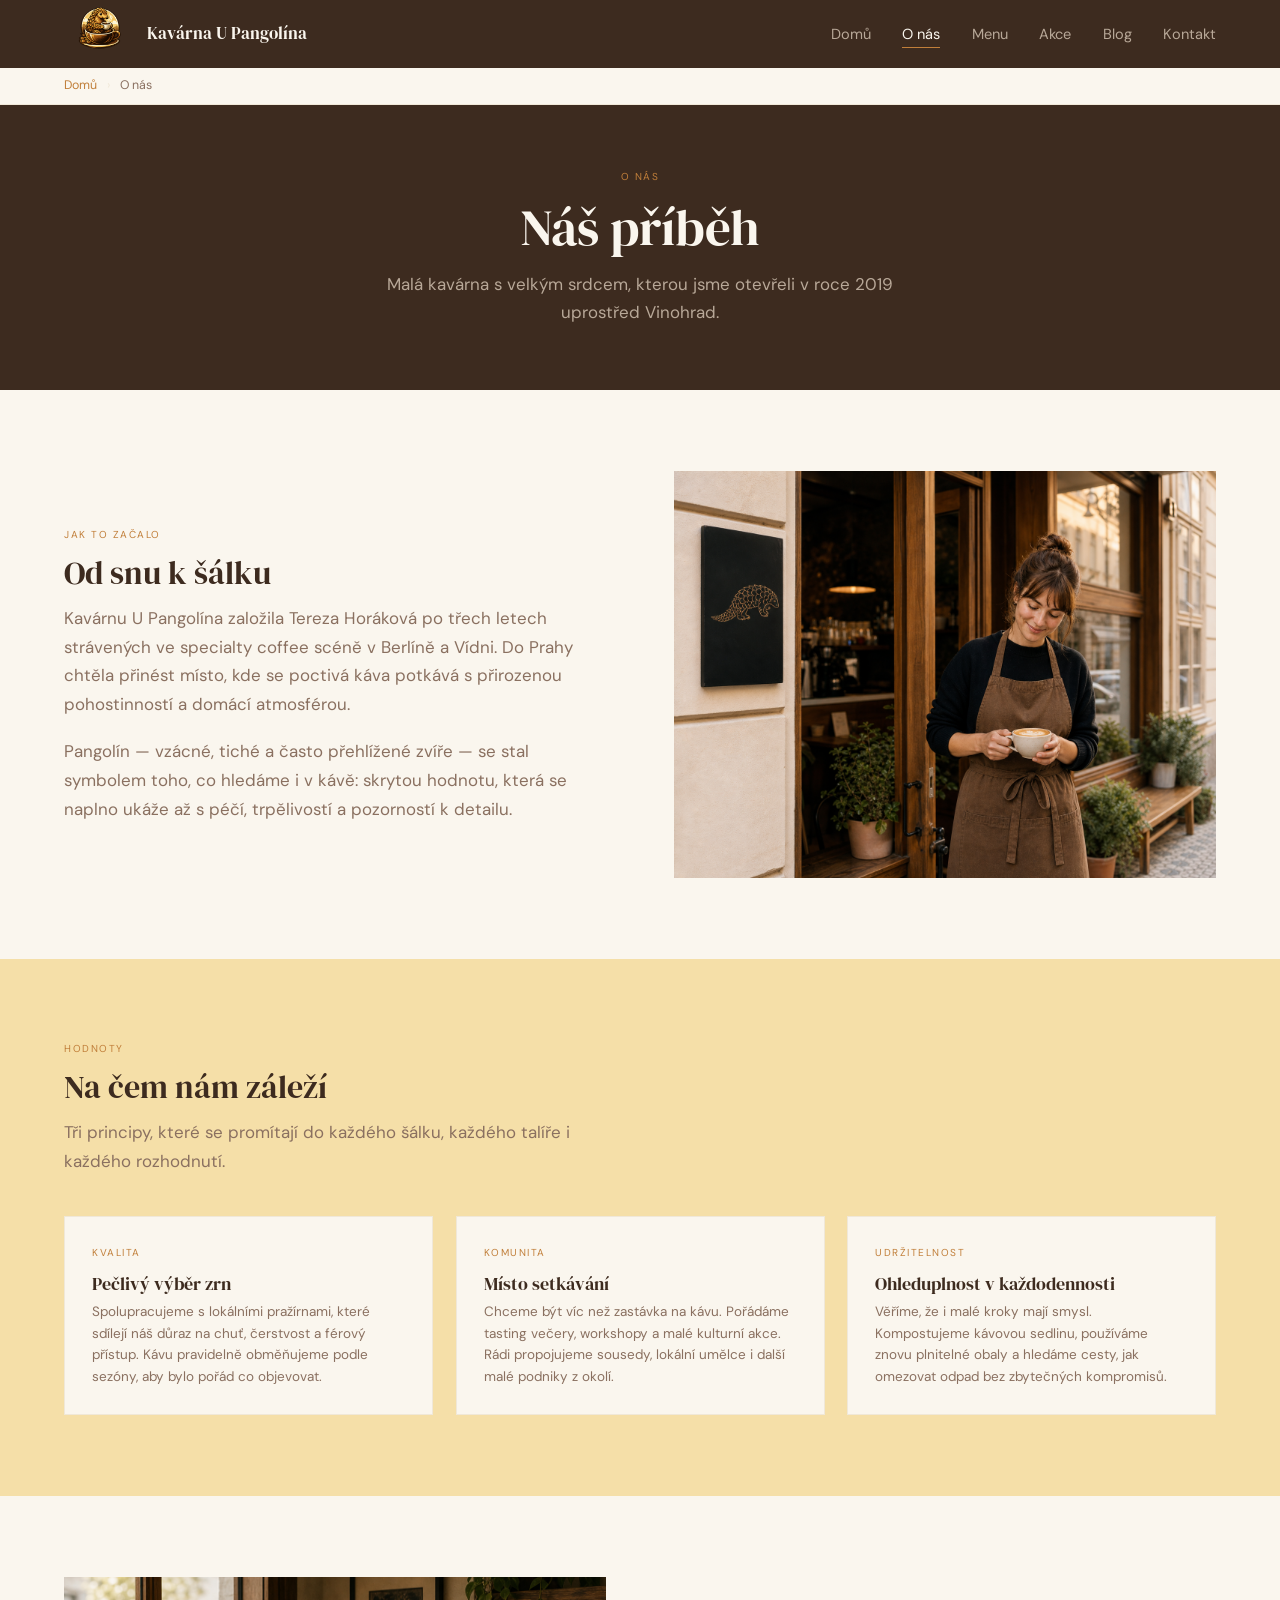
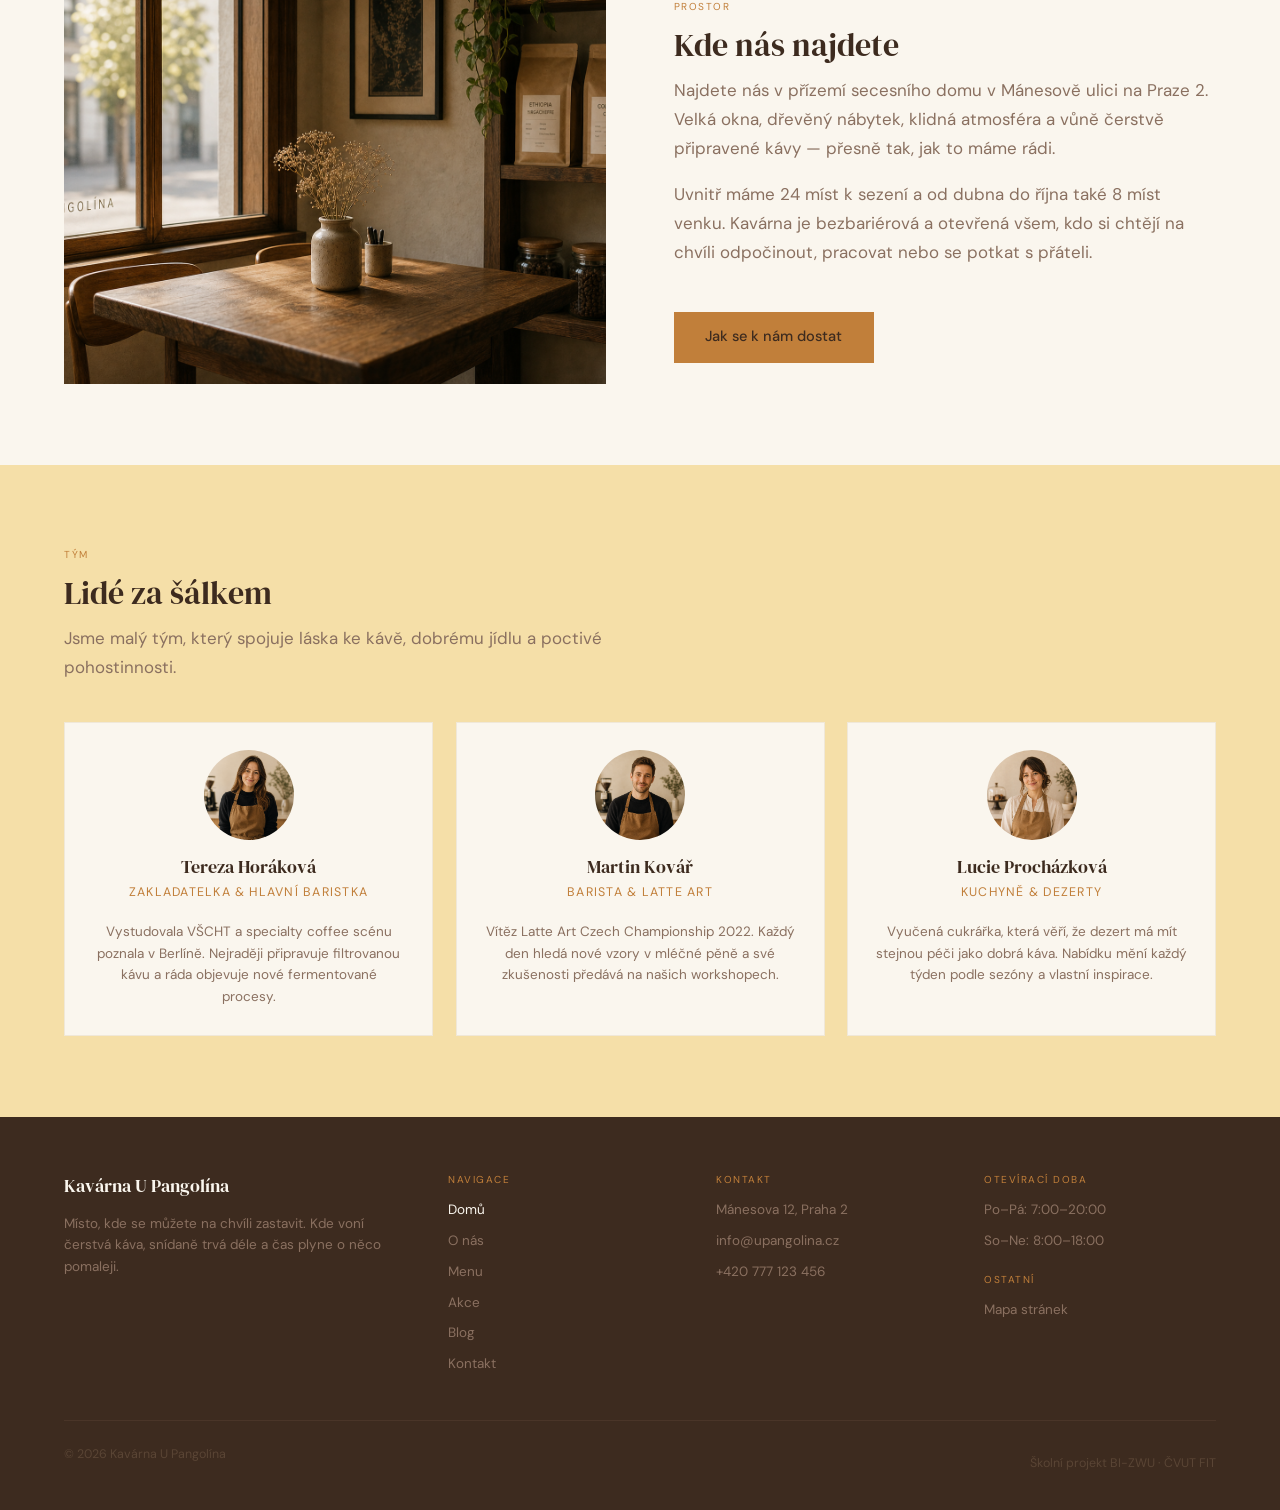
<file: o-nas.html>
<!DOCTYPE html>
<html lang="cs">
<head>
  <meta charset="UTF-8">
  <meta name="viewport" content="width=device-width, initial-scale=1.0">
  <meta name="description" content="Příběh kavárny U Pangolína — jak jsme začali, co nás žene vpřed a lidé, kteří stojí za každým šálkem.">
  <meta name="keywords" content="o nás, příběh kavárny, tým, barista, Vinohrady, Praha">
  <title>O nás — Kavárna U Pangolína</title>
  <link rel="stylesheet" href="style.css">
</head>
<body>

  <!-- Navigace -->
  <nav class="site-nav">
    <div class="container">
      <input type="checkbox" id="nav-toggle" class="nav-toggle">
      <a href="index.html" class="nav-logo" aria-label="Kavárna U Pangolína — domovská stránka">
        <img src="img/logo.png" alt="Logo Kavárny U Pangolína" class="nav-logo-img">
        <span class="nav-logo-name">Kavárna U Pangolína</span>
      </a>
      <label for="nav-toggle" class="nav-toggle-label" aria-label="Otevřít navigaci">
        <span></span>
        <span></span>
        <span></span>
      </label>
      <ul class="nav-links">
        <li><a href="index.html">Domů</a></li>
        <li><a class="active" aria-current="page">O nás</a></li>
        <li><a href="menu.html">Menu</a></li>
        <li><a href="akce.html">Akce</a></li>
        <li><a href="blog.html">Blog</a></li>
        <li><a href="kontakt.html">Kontakt</a></li>
      </ul>
    </div>
  </nav>

  <!-- Drobečková navigace -->
  <nav class="breadcrumb" aria-label="Drobečková navigace">
    <div class="container">
      <a href="index.html">Domů</a>
      <span class="sep">›</span>
      O nás
    </div>
  </nav>

  <!-- Page header -->
  <header class="dark-header">
    <div class="container">
      <p class="eyebrow">O nás</p>
      <h1>Náš příběh</h1>
      <p class="lead lead-light">Malá kavárna s velkým srdcem, kterou jsme otevřeli v roce 2019 uprostřed Vinohrad.</p>
    </div>
  </header>

  <!-- Příběh -->
  <section class="section section-white">
    <div class="container">
      <div class="two-col">
        <div>
          <p class="eyebrow">Jak to začalo</p>
          <h2>Od snu k šálku</h2>
          <p class="lead">Kavárnu U Pangolína založila Tereza Horáková po třech letech strávených ve specialty coffee scéně v Berlíně a Vídni. Do Prahy chtěla přinést místo, kde se poctivá káva potkává s přirozenou pohostinností a domácí atmosférou.</p>
          <p class="lead">Pangolín — vzácné, tiché a často přehlížené zvíře — se stal symbolem toho, co hledáme i v kávě: skrytou hodnotu, která se naplno ukáže až s péčí, trpělivostí a pozorností k detailu.</p>
        </div>
        <div class="img-block">
          <img src="img/o-nas-pribeh.jpg" alt="Tereza Horáková stojí před kavárnou U Pangolína v den otevření">
        </div>
      </div>
    </div>
  </section>

  <!-- Hodnoty -->
  <section class="section section-latte">
    <div class="container">
      <div class="section-intro">
        <p class="eyebrow">Hodnoty</p>
        <h2>Na čem nám záleží</h2>
        <p class="lead">Tři principy, které se promítají do každého šálku, každého talíře i každého rozhodnutí.</p>
      </div>
      <div class="grid-3">

        <article class="card">
          <div class="card-body" style="padding: 1.5rem;">
            <p class="eyebrow">Kvalita</p>
            <h3 class="card-title">Pečlivý výběr zrn</h3>
            <p class="card-desc">Spolupracujeme s lokálními pražírnami, které sdílejí náš důraz na chuť, čerstvost a férový přístup. Kávu pravidelně obměňujeme podle sezóny, aby bylo pořád co objevovat.</p>
          </div>
        </article>

        <article class="card">
          <div class="card-body" style="padding: 1.5rem;">
            <p class="eyebrow">Komunita</p>
            <h3 class="card-title">Místo setkávání</h3>
            <p class="card-desc">Chceme být víc než zastávka na kávu. Pořádáme tasting večery, workshopy a malé kulturní akce. Rádi propojujeme sousedy, lokální umělce i další malé podniky z okolí.</p>
          </div>
        </article>

        <article class="card">
          <div class="card-body" style="padding: 1.5rem;">
            <p class="eyebrow">Udržitelnost</p>
            <h3 class="card-title">Ohleduplnost v každodennosti</h3>
            <p class="card-desc">Věříme, že i malé kroky mají smysl. Kompostujeme kávovou sedlinu, používáme znovu plnitelné obaly a hledáme cesty, jak omezovat odpad bez zbytečných kompromisů.</p>
          </div>
        </article>

      </div>
    </div>
  </section>

  <!-- Prostor -->
  <section class="section section-white">
    <div class="container">
      <div class="two-col">
        <div class="img-block">
          <img src="img/o-nas-prostor.jpg" alt="Interiér kavárny — dřevěné stoly, velká okna a police s kávovými sáčky">
        </div>
        <div>
          <p class="eyebrow">Prostor</p>
          <h2>Kde nás najdete</h2>
          <p class="lead">Najdete nás v přízemí secesního domu v Mánesově ulici na Praze 2. Velká okna, dřevěný nábytek, klidná atmosféra a vůně čerstvě připravené kávy — přesně tak, jak to máme rádi.</p>
          <p class="lead">Uvnitř máme 24 míst k sezení a od dubna do října také 8 míst venku. Kavárna je bezbariérová a otevřená všem, kdo si chtějí na chvíli odpočinout, pracovat nebo se potkat s přáteli.</p>
          <a href="kontakt.html" class="btn btn-primary" style="margin-top: 1.5rem;">Jak se k nám dostat</a>
        </div>
      </div>
    </div>
  </section>

  <!-- Tým -->
  <section class="section section-latte">
    <div class="container">
      <div class="section-intro">
        <p class="eyebrow">Tým</p>
        <h2>Lidé za šálkem</h2>
        <p class="lead">Jsme malý tým, který spojuje láska ke kávě, dobrému jídlu a poctivé pohostinnosti.</p>
      </div>
      <div class="grid-3">

        <article class="team-card">
          <img src="img/tym-tereza.jpg" alt="Portrét Terezy Horákové, zakladatelky kavárny" class="team-avatar">
          <h3 class="team-name">Tereza Horáková</h3>
          <p class="team-role">Zakladatelka &amp; hlavní baristka</p>
          <p class="team-bio">Vystudovala VŠCHT a specialty coffee scénu poznala v Berlíně. Nejraději připravuje filtrovanou kávu a ráda objevuje nové fermentované procesy.</p>
        </article>

        <article class="team-card">
          <img src="img/tym-martin.jpg" alt="Portrét Martina Kováře, baristu a specialisty na latte art" class="team-avatar">
          <h3 class="team-name">Martin Kovář</h3>
          <p class="team-role">Barista &amp; latte art</p>
          <p class="team-bio">Vítěz Latte Art Czech Championship 2022. Každý den hledá nové vzory v mléčné pěně a své zkušenosti předává na našich workshopech.</p>
        </article>

        <article class="team-card">
          <img src="img/tym-lucie.jpg" alt="Portrét Lucie Procházkové, odpovědné za kuchyni a dezerty" class="team-avatar">
          <h3 class="team-name">Lucie Procházková</h3>
          <p class="team-role">Kuchyně &amp; dezerty</p>
          <p class="team-bio">Vyučená cukrářka, která věří, že dezert má mít stejnou péči jako dobrá káva. Nabídku mění každý týden podle sezóny a vlastní inspirace.</p>
        </article>

      </div>
    </div>
  </section>

  <!-- Zápatí -->
  <footer class="site-footer">
    <div class="container">
      <div class="footer-grid">
        <div>
          <p class="footer-brand">Kavárna U Pangolína</p>
          <p class="footer-tagline">Místo, kde se můžete na chvíli zastavit. Kde voní čerstvá káva, snídaně trvá déle a čas plyne o něco pomaleji.</p>
        </div>
        <div class="footer-col">
          <p class="eyebrow">Navigace</p>
          <a aria-current="page" style="color: var(--white-bg);">Domů</a>
          <a href="o-nas.html">O nás</a>
          <a href="menu.html">Menu</a>
          <a href="akce.html">Akce</a>
          <a href="blog.html">Blog</a>
          <a href="kontakt.html">Kontakt</a>
        </div>
        <div class="footer-col">
          <p class="eyebrow">Kontakt</p>
          <a href="kontakt.html">Mánesova 12, Praha 2</a>
          <a href="mailto:info@upangolina.cz">info@upangolina.cz</a>
          <a href="tel:+420777123456">+420 777 123 456</a>
        </div>
        <div class="footer-col">
          <p class="eyebrow">Otevírací doba</p>
          <a>Po–Pá: 7:00–20:00</a>
          <a>So–Ne: 8:00–18:00</a>
          <p class="eyebrow" style="margin-top: 1rem;">Ostatní</p>
          <a href="mapa-stranek.html">Mapa stránek</a>
        </div>
      </div>
      <div class="footer-bottom">
        <p class="footer-copy">© 2026 Kavárna U Pangolína</p>
        <p class="footer-copy">Školní projekt BI-ZWU · ČVUT FIT</p>
      </div>
    </div>
  </footer>

</body>
</html>
</file>
<file: style.css>
/* ── GOOGLE FONTS ── */
@import url('https://fonts.googleapis.com/css2?family=DM+Serif+Display:ital@0;1&family=DM+Sans:opsz,wght@9..40,300;9..40,400;9..40,500&display=swap');

/* ── CSS PROMĚNNÉ ── */
:root {
  --primary:        #3D2B1F;
  --accent:         #C17F3A;
  --accent-hover:   #D4955A;
  --latte-bg:       #F5DFA8;
  --white-bg:       #FAF6EE;
  --white-border:   #F0E8D8;
  --text-on-bright: #8A7060;
  --text-on-dark:   #B8A898;
  --font-serif: 'DM Serif Display', Georgia, serif;
  --font-sans:  'DM Sans', sans-serif;
}

/* #region ZÁKLADNÍ NASTAVENÍ */
*, *::before, *::after {
  box-sizing: border-box;
  margin: 0;
  padding: 0;
}

html {   font-size: 112.5%; scroll-behavior: smooth; }

body {
  font-family: var(--font-sans);
  line-height: 1.7;
  color: var(--primary);
  background-color: var(--white-bg);
}

img {
  max-width: 100%;
  height: auto;
  display: block;
}

a {
  color: var(--accent);
  text-decoration: none;
  transition: color 0.15s ease;
}

a:hover { color: var(--accent-hover); }

ul, ol { list-style: none; }
/* #endregion */

/* #region TYPOGRAFIE */
h1, h2, h3, h4 {
  font-family: var(--font-serif);
  font-weight: 400;
  line-height: 1.2;
  color: var(--primary);
}

h1 { font-size: clamp(2rem, 4vw, 3rem); }
h2 { font-size: clamp(1.4rem, 2.5vw, 2rem); }
h3 { font-size: clamp(1.1rem, 2vw, 1.4rem); }
h4 { font-size: 1.1rem; }

p { margin-bottom: 1rem; }
p:last-child { margin-bottom: 0; }

.eyebrow {
  font-size: 0.56rem;
  letter-spacing: 0.15em;
  text-transform: uppercase;
  color: var(--accent);
  margin-bottom: 0.63rem;
}

.lead {
  font-size: 0.94rem;
  color: var(--text-on-bright);
  max-width: 30rem;
  margin-top: 0.63rem;
}

.lead-light { color: var(--text-on-dark); }
/* #endregion */

/* #region LAYOUT */
.container {
  max-width: 75rem;
  margin-inline: auto;
  padding-inline: 5%;
}

.section { padding-block: 4.5rem; }
.section-white   { background-color: var(--white-bg); }
.section-latte   { background-color: var(--latte-bg); }
.section-primary { background-color: var(--primary); }

.section-intro { margin-bottom: 2.25rem; }
.section-intro h2 { margin-top: 0.38rem; }

.grid-3 {
  display: grid;
  grid-template-columns: repeat(3, 1fr);
  gap: 1.25rem;
}

.grid-2 {
  display: grid;
  grid-template-columns: repeat(2, 1fr);
  gap: 1.5rem;
}

.two-col {
  display: grid;
  grid-template-columns: 1fr 1fr;
  gap: 3.75rem;
  align-items: center;
}

.img-block {
  overflow: hidden;
  aspect-ratio: 4 / 3;
}

.img-block img {
  height: 100%;
  object-fit: cover;
}
/* #endregion */

/* #region TLAČÍTKA */
.btn {
  display: inline-block;
  font-size: 0.81rem;
  font-weight: 500;
  padding: 0.75rem 1.75rem;
  cursor: pointer;
  transition: background-color 0.15s ease, border-color 0.15s ease, color 0.15s ease;
}

.btn-primary {
  background-color: var(--accent);
  color: var(--primary);
}

.btn-primary:hover {
  background-color: var(--accent-hover);
  color: var(--white-bg);
}

.btn-ghost {
  color: var(--white-bg);
  border: 1px solid rgba(250, 246, 238, 0.35);
}

.btn-ghost:hover {
  border-color: var(--white-bg);
  background-color: rgba(250, 246, 238, 0.07);
}
/* #endregion */

/* #region NAVIGACE */
.site-nav {
  background-color: var(--primary);
  position: sticky;
  top: 0;
  z-index: 100;
}

.site-nav .container {
  height: 3.75rem;
  display: flex;
  justify-content: space-between;
  align-items: center;
}

.nav-logo {
  display: flex;
  align-items: center;
  gap: 0.63rem;
}

.nav-logo-img {
  width: 4rem;
  height: 4rem;
  border-radius: 50%;
  object-fit: cover;
}

.nav-logo-name {
  font-family: var(--font-serif);
  font-size: 0.94rem;
  color: var(--white-bg);
}

.nav-links {
  display: flex;
  gap: 1.75rem;
}

.nav-links a {
  font-size: 0.81rem;
  color: var(--text-on-dark);
}

.nav-links a:hover { color: var(--white-bg); }

.nav-links a.active {
  color: var(--white-bg);
  border-bottom: 0.1rem solid var(--accent);
  padding-bottom: 0.13rem;
}

.nav-toggle { display: none; }

.nav-toggle-label {
  display: none;
  flex-direction: column;
  gap: 0.31rem;
  cursor: pointer;
  padding: 0.5rem;
}

.nav-toggle-label span {
  display: block;
  width: 1.5rem;
  height: 0.13rem;
  background-color: var(--white-bg);
  transition: transform 0.2s ease, opacity 0.2s ease;
}

.nav-toggle:checked ~ .nav-toggle-label span:nth-child(1) {
  transform: translateY(0.44rem) rotate(45deg);
}
.nav-toggle:checked ~ .nav-toggle-label span:nth-child(2) { opacity: 0; }
.nav-toggle:checked ~ .nav-toggle-label span:nth-child(3) {
  transform: translateY(-0.44rem) rotate(-45deg);
}
/* #endregion */

/* #region DROBEČKOVÁ NAVIGACE */
.breadcrumb {
  background-color: var(--white-bg);
  border-bottom: 1px solid var(--white-border);
}

.breadcrumb .container {
  padding-block: 0.44rem;
  font-size: 0.69rem;
  color: var(--text-on-bright);
}

.breadcrumb .sep {
  margin: 0 0.38rem;
  color: var(--white-border);
}
/* #endregion */

/* #region HERO */
.hero {
  max-width: 75rem;
  margin-inline: auto;
  padding: 5rem 5% 3rem ;
  display: grid;
  grid-template-columns: 1fr 1fr;
  gap: 3rem;
  align-items: end;
  min-height: 30rem;
}

.hero-content { padding-bottom: 4.5rem; }

.hero h1 {
  color: var(--white-bg);
  margin-bottom: 1.13rem;
}

.hero h1 em {
  font-style: italic;
  color: var(--accent);
}

.hero .lead { margin-bottom: 1.75rem; }

.hero-img-side { display: flex; }

.hero-img-box {
  height: 22.5rem;
  overflow: hidden;
}

.hero-img-box img {
  height: 100%;
  object-fit: cover;
}
/* #endregion */

/* #region INFO STRIP */
.info-strip {
  background-color: var(--primary);
  border-top: 1px solid #4A3528;
}

.info-strip .container {
  padding-block: 0.88rem;
  display: flex;
  justify-content: center;
}

.info-strip-item {
  text-align: center;
  padding: 0 2rem;
  border-right: 1px solid #4A3528;
}

.info-strip-item:last-child { border-right: none; }
.info-strip-item:first-child { padding-left: 0; }

.info-strip-val {
  font-size: 0.81rem;
  color: var(--white-bg);
}
/* #endregion */

/* #region DARK HEADER */
.dark-header { background-color: var(--primary); }

.dark-header .container {
  padding-block: 3.5rem;
  text-align: center;
}

.dark-header h1 {
  color: var(--white-bg);
  max-width: 35rem;
  margin: 0.63rem auto 0;
}

.dark-header .lead { margin: 0.63rem auto 0; }

.dark-header-badges {
  display: flex;
  gap: 0.63rem;
  justify-content: center;
  margin-top: 1.25rem;
  flex-wrap: wrap;
}

.badge.badge-accent {
  background-color: rgba(193, 127, 58, 0.2);
  color: var(--accent);
}
/* #endregion */

/* #region KARTY */
.card {
  background-color: var(--white-bg);
  border: 1px solid var(--white-border);
  overflow: hidden;
  transition: transform 0.2s ease;
}

.card:hover { transform: translateY(-0.13rem); }

.card-img {
  width: 100%;
  aspect-ratio: 16 / 9;
  object-fit: cover;
}

.card-img-tall {
  width: 100%;
  height: 10rem;
  object-fit: cover;
}

.card-body { padding: 1.13rem; }

.card-title {
  font-family: var(--font-serif);
  font-size: 1rem;
  margin-bottom: 0.38rem;
}

.card-desc {
  font-size: 0.75rem;
  color: var(--text-on-bright);
  line-height: 1.6;
}

.card-price {
  font-size: 0.88rem;
  color: var(--accent);
  font-weight: 500;
  margin-top: 0.63rem;
}

.card-link {
  display: inline-block;
  font-size: 0.75rem;
  margin-top: 0.63rem;
}

.link-disabled {
  color: var(--text-on-bright);
  pointer-events: none;
}

.card-meta {
  font-size: 0.69rem;
  color: #C8B8A8;
  margin-top: 0.88rem;
  display: flex;
  justify-content: space-between;
  align-items: center;
}
/* #endregion */

/* #region AKCE KARTY */
.event-card {
  background-color: var(--white-bg);
  border: 1px solid var(--white-border);
  display: grid;
  grid-template-columns: 5rem 1fr;
  overflow: hidden;
}

.event-date-box {
  background-color: var(--accent);
  display: flex;
  flex-direction: column;
  align-items: center;
  justify-content: center;
  padding: 1rem 0.5rem;
}

.event-date-day {
  font-family: var(--font-serif);
  font-size: 1.75rem;
  color: var(--primary);
  line-height: 1;
}

.event-date-month {
  font-size: 0.56rem;
  letter-spacing: 0.1em;
  text-transform: uppercase;
  color: var(--primary);
  opacity: 0.7;
}

.event-body { padding: 1.13rem; }

.event-title {
  font-family: var(--font-serif);
  font-size: 1rem;
  margin-bottom: 0.31rem;
}

.event-meta {
  font-size: 0.69rem;
  color: var(--text-on-bright);
}

.event-badges {
  display: flex;
  gap: 0.5rem;
  flex-wrap: wrap;
  margin-top: 0.63rem;
}

.badge {
  display: inline-block;
  font-size: 0.63rem;
  padding: 0.19rem 0.63rem;
  background-color: var(--latte-bg);
  color: var(--primary);
}
/* #endregion */

/* #region TÝM */
.team-card {
  background-color: var(--white-bg);
  border: 1px solid var(--white-border);
  padding: 1.5rem;
  text-align: center;
}

.team-avatar {
  width: 5rem;
  height: 5rem;
  border-radius: 50%;
  object-fit: cover;
  margin: 0 auto 0.88rem;
}

.team-name {
  font-family: var(--font-serif);
  font-size: 1rem;
  margin-bottom: 0.25rem;
}

.team-role {
  font-size: 0.69rem;
  letter-spacing: 0.1em;
  text-transform: uppercase;
  color: var(--accent);
}

.team-bio {
  font-size: 0.75rem;
  color: var(--text-on-bright);
  line-height: 1.6;
  margin-top: 0.63rem;
}
/* #endregion */

/* #region MENU POLOŽKY */
.menu-tabs {
  display: flex;
  justify-content: center;
  border-bottom: 1px solid #4A3528;
  margin-top: 2rem;
}

.menu-tab {
  font-size: 0.81rem;
  color: var(--text-on-bright);
  padding: 0.63rem 1.5rem;
  border-bottom: 0.13rem solid transparent;
  margin-bottom: -1px;
  transition: color 0.15s ease, border-color 0.15s ease;
}

.menu-tab:hover { color: var(--accent); }
.menu-tab.active { color: var(--accent); border-bottom-color: var(--accent); }

.menu-list {
  max-width: 40rem;
  margin-top: 2rem;
}

.menu-item {
  display: flex;
  justify-content: space-between;
  align-items: baseline;
  padding: 1rem 0;
  border-bottom: 1px solid var(--white-border);
}

.menu-item:last-child { border-bottom: none; }
.menu-item-name { font-size: 0.94rem; }

.menu-item-desc {
  font-size: 0.75rem;
  color: var(--text-on-bright);
  margin-top: 0.19rem;
}

.menu-item-price {
  font-size: 0.88rem;
  color: var(--accent);
  font-weight: 500;
  white-space: nowrap;
  margin-left: 1rem;
}

.note {
  font-size: 0.75rem;
  color: var(--text-on-bright);
  margin-top: 1.5rem;
}
/* #endregion */

/* #region KONTAKT */
.form-group { margin-bottom: 1.25rem; }

.form-label {
  display: block;
  font-size: 0.75rem;
  font-weight: 500;
  margin-bottom: 0.38rem;
}

.form-input {
  width: 100%;
  padding: 0.69rem 0.88rem;
  border: 1px solid var(--white-border);
  background-color: #fff;
  font-family: var(--font-sans);
  font-size: 0.81rem;
  color: var(--primary);
  outline: none;
  transition: border-color 0.15s ease;
}

.form-input:focus { border-color: var(--accent); }

textarea.form-input {
  min-height: 6.88rem;
  resize: vertical;
}

.form-note {
  font-size: 0.69rem;
  color: var(--text-on-bright);
  margin-top: 0.63rem;
}

.contact-info-card {
  background-color: var(--primary);
  padding: 2rem;
}

.contact-info-item { margin-bottom: 1.38rem; }
.contact-info-item:last-child { margin-bottom: 0; }

.contact-info-val {
  font-size: 0.88rem;
  color: var(--white-bg);
  margin-bottom: 0.25rem;
}
/* #endregion */

/* #region ČLÁNEK */
.article-body {
  max-width: 42.5rem;
  margin: 0 auto;
  padding: 3.5rem 5%;
}

.article-body h2 {
  font-size: 1.38rem;
  margin: 2.25rem 0 0.88rem;
}
/* #endregion */

/* #region ZÁPATÍ */
.site-footer { background-color: var(--primary); }
.site-footer .container { padding-block: 3rem 1.5rem; }

.footer-grid {
  display: grid;
  grid-template-columns: 1.5fr 1fr 1fr 1fr;
  gap: 2rem;
  margin-bottom: 2rem;
}

.footer-brand {
  font-family: var(--font-serif);
  font-size: 1rem;
  color: var(--white-bg);
  margin-bottom: 0.63rem;
}

.footer-tagline {
  font-size: 0.75rem;
  color: var(--text-on-bright);
  line-height: 1.6;
}

.footer-col a {
  display: block;
  font-size: 0.75rem;
  color: var(--text-on-bright);
  margin-bottom: 0.44rem;
}

.footer-col a:hover { color: var(--white-bg); }

.footer-bottom {
  border-top: 1px solid #4A3528;
  padding-top: 1.25rem;
  display: flex;
  justify-content: space-between;
  align-items: center;
}

.footer-copy {
  font-size: 0.69rem;
  color: #5A4535;
}
/* #endregion */

/* #region MAPA STRÁNEK */
.sitemap-level { margin-bottom: 2rem; }

.sitemap-links {
  display: flex;
  flex-wrap: wrap;
  gap: 0.63rem;
}

.sitemap-link {
  background-color: var(--white-border);
  padding: 0.5rem 1rem;
  font-size: 0.75rem;
  color: var(--primary);
  transition: background-color 0.15s ease, color 0.15s ease;
}

.sitemap-link:hover {
  background-color: var(--accent);
  color: var(--primary);
}
/* #endregion */

/* #region RESPONZIVITA */
@media (max-width: 60rem) {
  .grid-3        { grid-template-columns: repeat(2, 1fr); }
  .two-col       { grid-template-columns: 1fr; gap: 2rem; }
  .footer-grid   { grid-template-columns: 1fr 1fr; }
  .hero          { grid-template-columns: 1fr; }
  .hero-img-side { display: none; }
}

@media (max-width: 40rem) {
  .grid-3      { grid-template-columns: 1fr; }
  .grid-2      { grid-template-columns: 1fr; }
  .footer-grid { grid-template-columns: 1fr; }

  .info-strip .container {
    flex-direction: column;
    gap: 0.75rem;
  }

  .info-strip-item {
    border-right: none;
    border-bottom: 1px solid #4A3528;
    padding: 0.5rem 0;
  }

  .info-strip-item:last-child { border-bottom: none; }

  .site-nav .container {
    height: auto;
    flex-wrap: wrap;
    padding-block: 0;
  }

  .nav-toggle-label {
    display: flex;
    order: 2;
    padding: 1rem 0;
  }

  .nav-logo {
    order: 1;
    padding: 1rem 0;
  }

  .nav-links {
    display: none;
    order: 3;
    width: 100%;
    flex-direction: column;
    gap: 0;
    padding-bottom: 0.75rem;
  }

  .nav-toggle:checked ~ .nav-links { display: flex; }

  .nav-links a {
    padding: 0.63rem 0;
    border-bottom: 1px solid rgba(255,255,255,0.07);
    font-size: 0.94rem;
  }

  .nav-links a.active {
    border-bottom: 1px solid rgba(255,255,255,0.07);
    padding-bottom: 0.63rem;
  }
}
/* #endregion */

/* #region TISK */
@media print {
  .site-nav,
  .breadcrumb,
  .hero-img-side,
  .site-footer { display: none; }

  body {
    font-size: 0.75rem;
    color: #000;
    background: #fff;
  }

  h1, h2, h3 {
    color: #000;
    page-break-after: avoid;
  }

  a::after {
    content: " (" attr(href) ")";
    font-size: 0.63rem;
    color: #555;
  }

  .section { padding: 1.5rem 0; }

  .card, .event-card {
    border: 1px solid #ccc;
    page-break-inside: avoid;
  }
}
/* #endregion */
</file>
